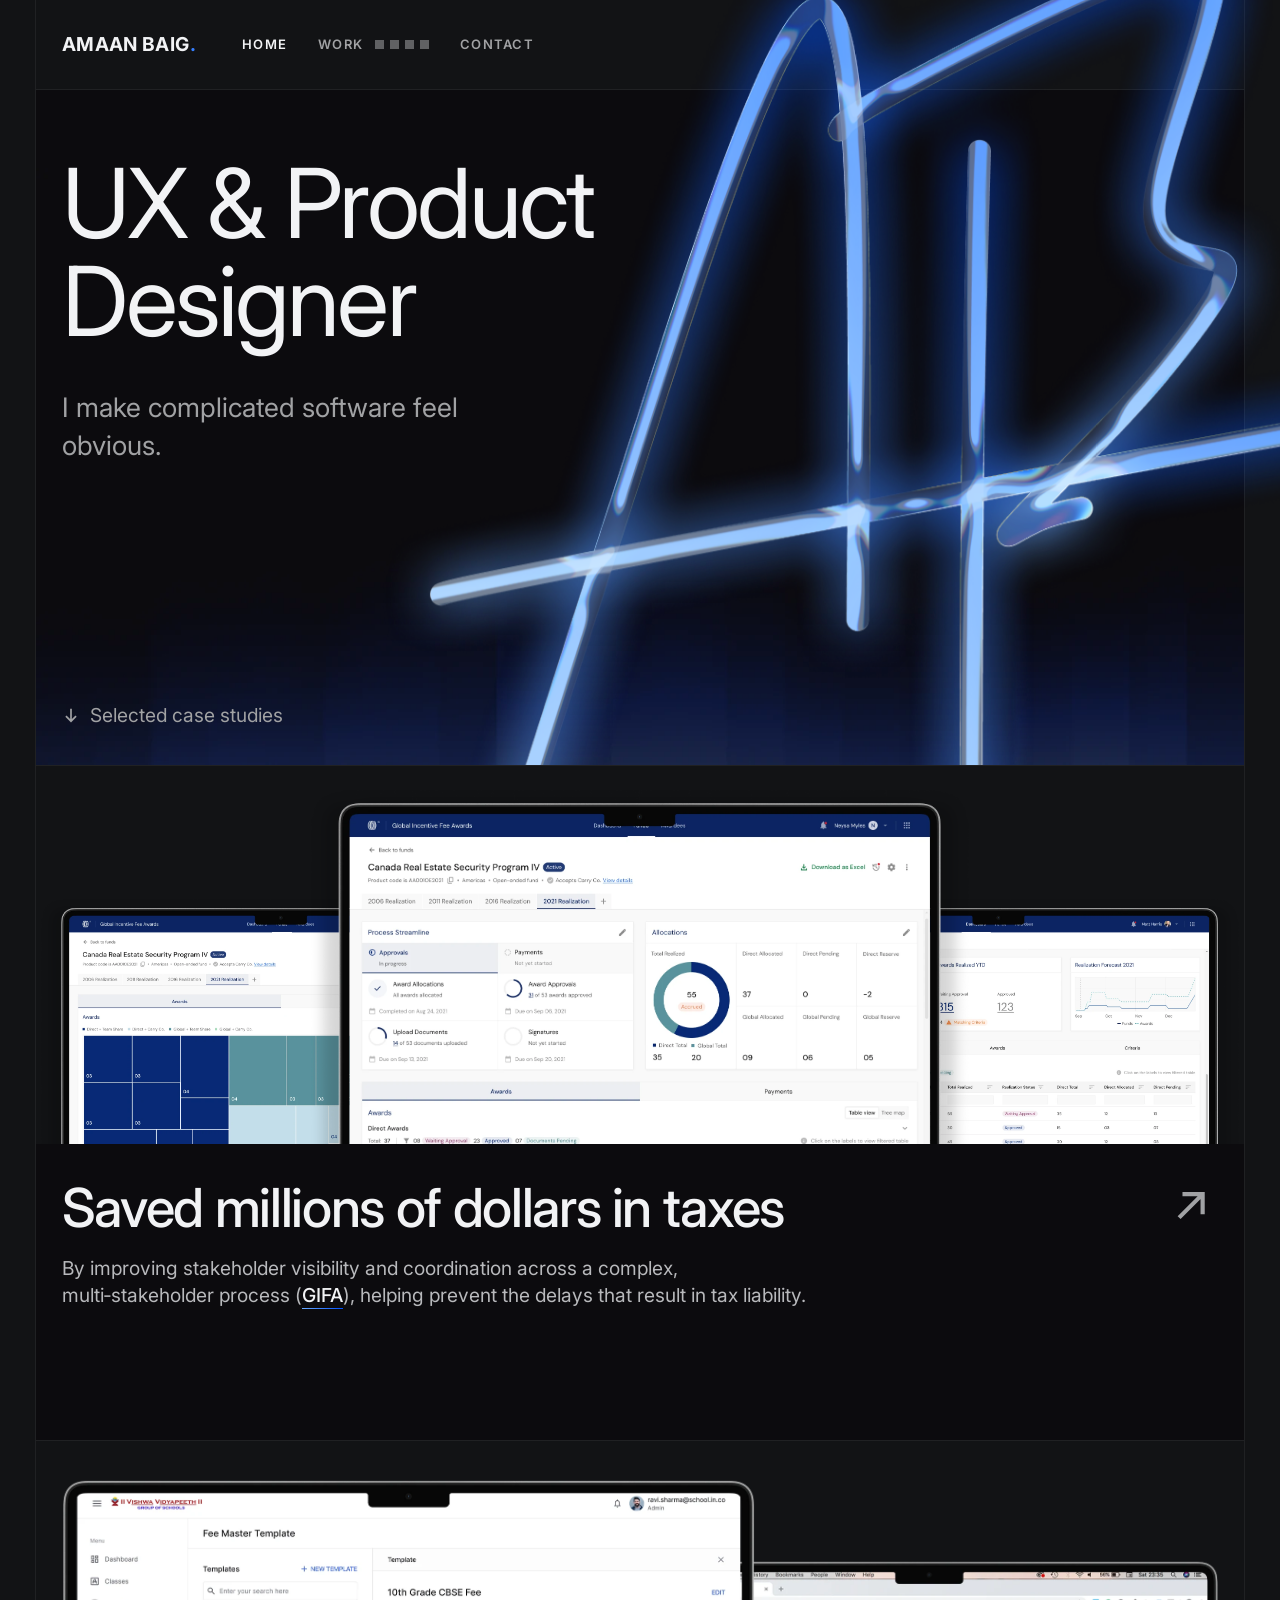
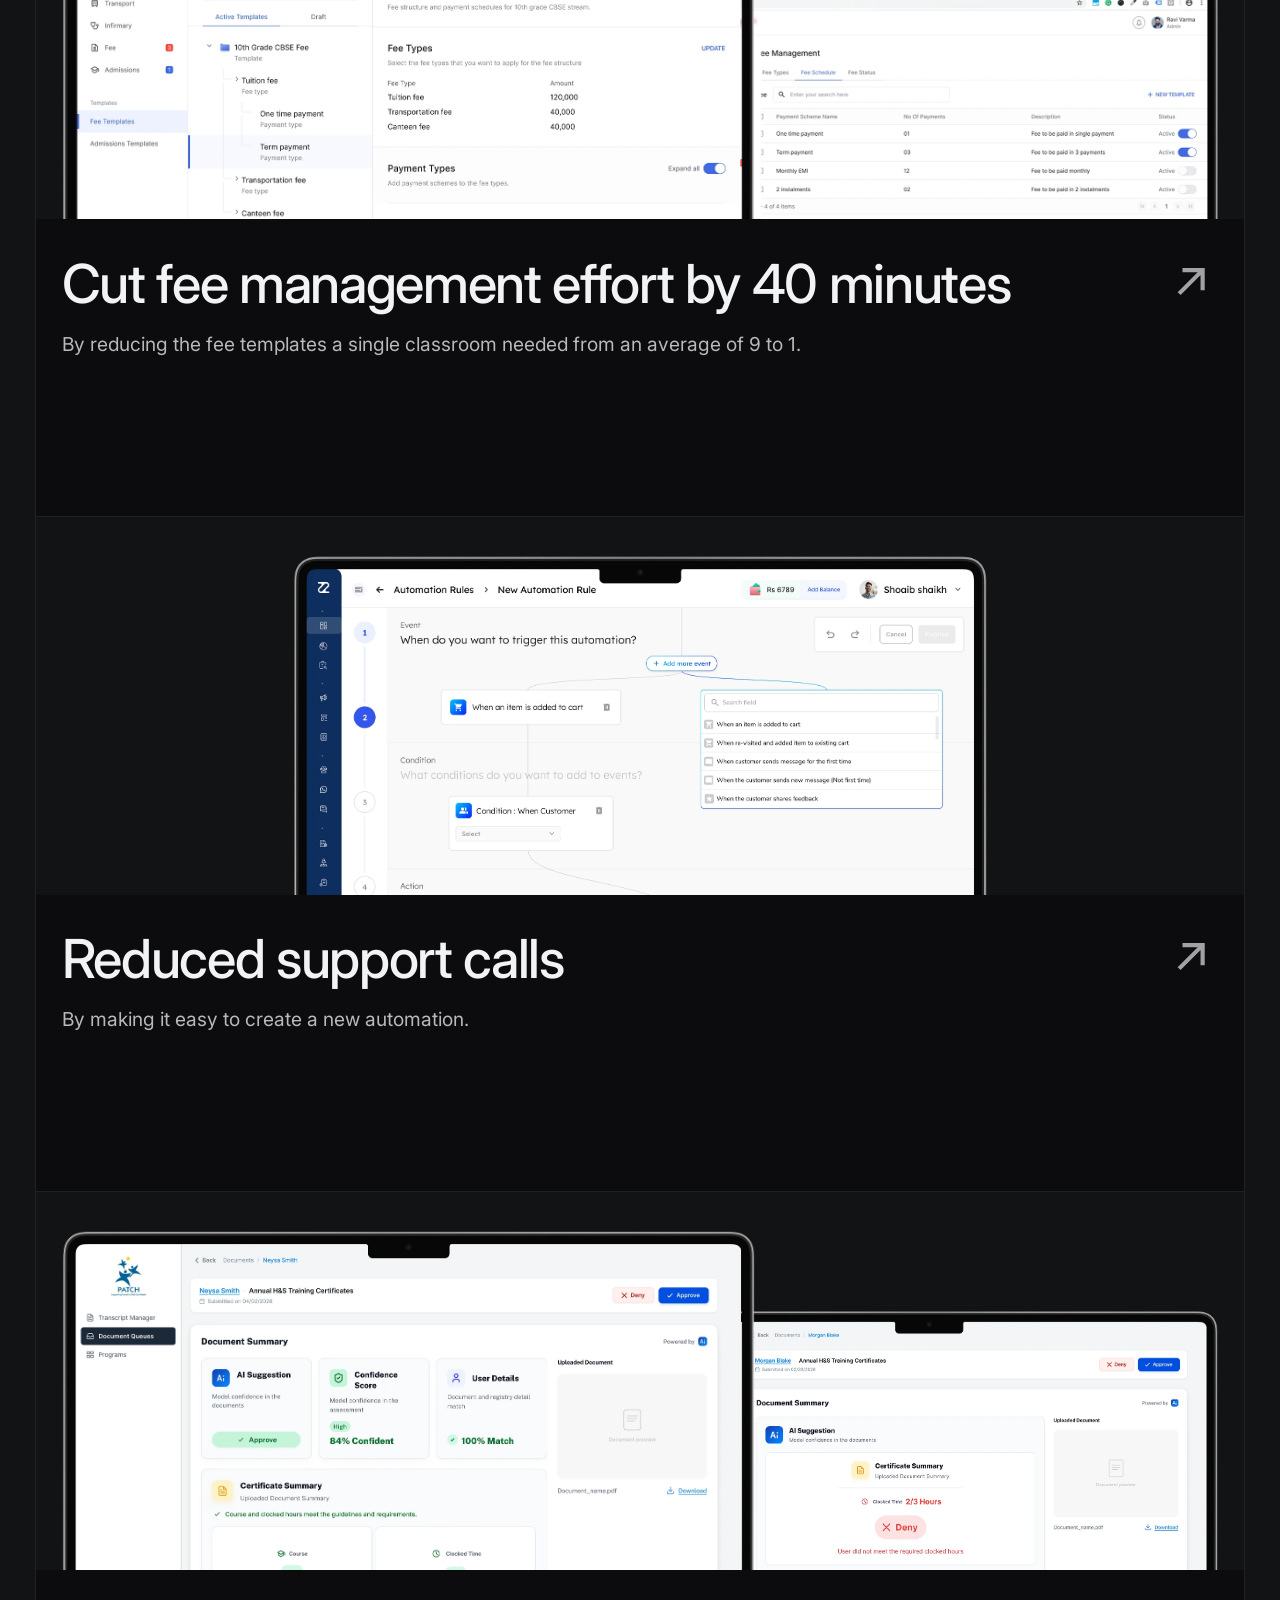
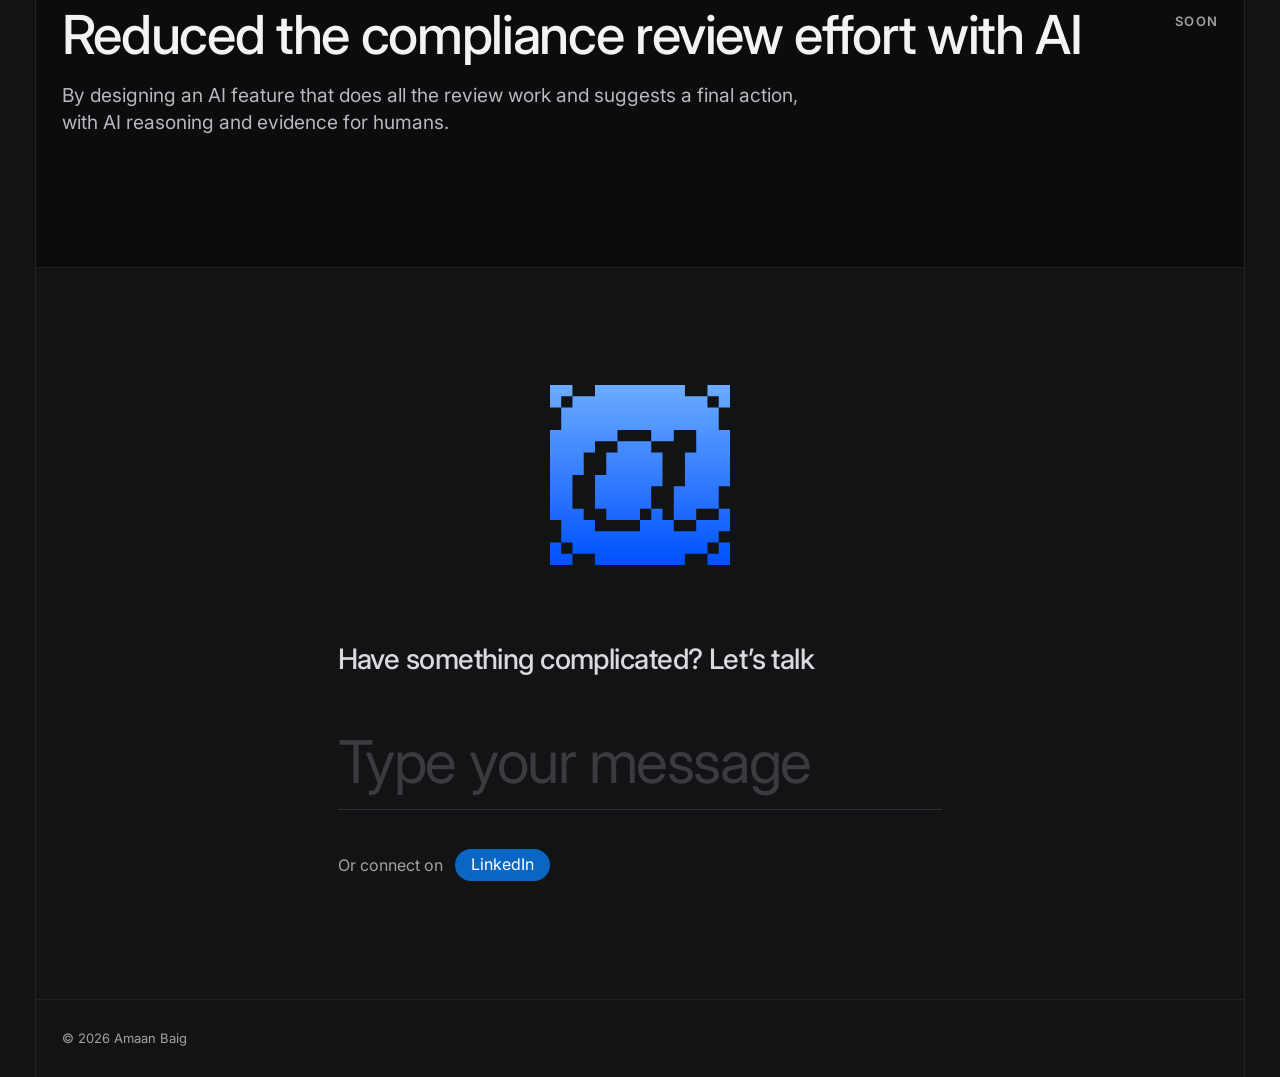
<file: index.html>
<!doctype html>
<html lang="en">
<head>
  <meta charset="utf-8">
  <meta name="viewport" content="width=device-width, initial-scale=1">
  <title>Amaan Baig · UX &amp; Product Designer</title>
  <link rel="icon" href="favicon.svg?v=2" type="image/svg+xml">
  <meta name="description" content="Amaan Baig, UX &amp; Product Designer. I make complicated software feel obvious.">
  <!-- the link preview when the page is shared: the hero as a 1200×630 card -->
  <meta property="og:type" content="website">
  <meta property="og:site_name" content="Amaan Baig">
  <meta property="og:title" content="Amaan Baig · UX &amp; Product Designer">
  <meta property="og:description" content="Amaan Baig, UX &amp; Product Designer. I make complicated software feel obvious.">
  <meta property="og:url" content="https://www.iamamaanbaig.com/">
  <meta property="og:image" content="https://www.iamamaanbaig.com/assets/og-image.jpg">
  <meta property="og:image:width" content="1200">
  <meta property="og:image:height" content="630">
  <meta property="og:image:alt" content="UX &amp; Product Designer: I make complicated software feel obvious. Amaan Baig's signature in blue light.">
  <meta name="twitter:card" content="summary_large_image">
  <!-- the hero's images are CSS backgrounds, found only once the style sheets arrive: ask for them first, ahead of
       the case-study screens further down. The signature fades in once it has arrived, not on a fixed timer, so
       on a slow connection it no longer pops in after its fade has already run -->
  <link rel="preload" as="image" href="assets/home-bg2.webp?v=1" fetchpriority="high">
  <link rel="preload" as="image" href="assets/hero-glow.webp?v=1" fetchpriority="high">
  <script>
    document.documentElement.classList.add('js');
    (function () {
      var img = new Image(), done = false;
      function show() {
        if (done) return;
        var sig = document.querySelector('.s-home .sig');
        if (!sig) { document.addEventListener('DOMContentLoaded', show, { once: true }); return; }
        done = true;
        sig.style.animationDelay = Math.max(0, 600 - performance.now()) + 'ms'; // keep the planned .6s, but never wait longer
        sig.classList.add('ready');
      }
      img.onload = img.onerror = function () { (img.decode ? img.decode() : Promise.resolve()).then(show, show); };
      img.src = 'assets/home-bg2.webp?v=1';
      setTimeout(show, 8000); // a stalled download: show it anyway
    })();
  </script>
  <link rel="preconnect" href="https://fonts.googleapis.com">
  <link rel="preconnect" href="https://fonts.gstatic.com" crossorigin>
  <link rel="stylesheet" href="https://fonts.googleapis.com/css2?family=Inter:ital,opsz,wght@0,14..32,100..900;1,14..32,100..900&display=swap">
  <link rel="stylesheet" href="styles.css?v=r6">
  <link rel="stylesheet" href="case-studies/case-study.css?v=r6">
  <link rel="stylesheet" href="contact/contact.css?v=r6">
  <link rel="stylesheet" href="home.css?v=r6">
</head>
<body>
  <header class="site-head">
    <a class="logo" href="#home">Amaan Baig<span>.</span></a>
    <nav class="site-nav" aria-label="Main">
      <a href="#home" data-to="0" aria-current="true">Home</a>
      <span class="nav-work">
        <a href="#work" data-to="1" aria-haspopup="true" aria-expanded="false" aria-controls="work-menu">Work</a>
        <span class="sq-row">
          <a class="sq" href="#gifa" data-to="1" aria-label="Case study 1: Saved millions of dollars in taxes"></a>
          <a class="sq" href="#fee-management" data-to="2" aria-label="Case study 2: Cut fee management effort by 40 minutes"></a>
          <a class="sq" href="#creating-automation" data-to="3" aria-label="Case study 3: Reduced support calls"></a>
          <a class="sq" href="#stamp" data-to="4" aria-label="Case study 4, coming soon: Reduced the compliance review effort with AI"></a>
        </span>
      </span>
      <a href="#contact" data-to="5">Contact</a>
    </nav>

    <!-- WORK's menu: the case studies as a list; the one under the pointer turns light and opens its case study's
         opening beside it, so item and preview read as one light shape; the preview holds its main screen -->
    <div class="work-menu" id="work-menu" aria-label="Case studies">
      <div class="wm-list">
        <a class="wm-item" href="case-studies/global-incentive-fee-awards/" data-i="0"><span class="wm-title">Saved millions of dollars in taxes</span><span class="wm-arrow" aria-hidden="true"><svg viewBox="0 0 16 16"><path d="M4.5 11.5l7-7M5.5 4.5h6v6"/></svg></span><span class="wm-desc">By improving stakeholder visibility and coordination across a complex, multi&#8209;stakeholder process.</span></a>
        <a class="wm-item" href="case-studies/fee-management/" data-i="1"><span class="wm-title">Cut fee management effort by 40 minutes</span><span class="wm-arrow" aria-hidden="true"><svg viewBox="0 0 16 16"><path d="M4.5 11.5l7-7M5.5 4.5h6v6"/></svg></span><span class="wm-desc">By reducing the fee templates a single classroom needed from an average of 9&nbsp;to&nbsp;1.</span></a>
        <a class="wm-item" href="case-studies/creating-automation/" data-i="2"><span class="wm-title">Reduced support calls</span><span class="wm-arrow" aria-hidden="true"><svg viewBox="0 0 16 16"><path d="M4.5 11.5l7-7M5.5 4.5h6v6"/></svg></span><span class="wm-desc">By making it easy to create a new automation.</span></a>
        <div class="wm-item soon" data-i="3"><span class="wm-title">Reduced the compliance review effort with AI</span><span class="wm-arrow wm-soon">Soon</span><span class="wm-desc">By designing an AI feature that does all the review work and suggests a final action.</span></div>
      </div>
      <div class="wm-preview" aria-hidden="true">
        <img class="wm-shot" width="1733" height="1092" src="GIFAcasestudyimages/GIFAherocenter.webp" alt="" loading="lazy" decoding="async">
        <img class="wm-shot" width="1505" height="970" src="Feemanagementcasestudyimages/Heroleft.webp" alt="" loading="lazy" decoding="async">
        <img class="wm-shot" width="1793" height="1152" src="Creatingautomationcasestudyimages/Group%201321317990.webp" alt="" loading="lazy" decoding="async">
        <img class="wm-shot" width="1575" height="988" src="Stampcasestudyimages/Hero%20Image%20Left.webp" alt="" loading="lazy" decoding="async">
      </div>
    </div>
  </header>
  <div class="wm-scrim" aria-hidden="true"></div>

  <main class="page snaps">
    <section class="snap s-home" id="home" aria-label="About">
      <div class="glow"></div>
      <div class="sig" aria-hidden="true"></div>
      <h1 class="hero-title">UX &amp; Product Designer</h1>
      <p class="tagline">I make complicated software feel obvious.</p>
      <a class="down" href="#work" data-to="1"><svg viewBox="0 0 16 16" aria-hidden="true"><path d="M8 2.5v11M3.5 9l4.5 4.5L12.5 9"/></svg>Selected case studies</a>
    </section>

    <div id="work">
      <section class="snap s-work" id="gifa" aria-labelledby="t-gifa">
        <div class="op-shot"><span class="pv-comp trio">
          <img class="pv-left" width="1653" height="1092" src="GIFAcasestudyimages/GIFAheroleft.webp" alt="" decoding="async">
          <img class="pv-right" width="1653" height="1092" src="GIFAcasestudyimages/GIFAheroright.webp" alt="" decoding="async">
          <img class="pv-center" width="1733" height="1092" src="GIFAcasestudyimages/GIFAherocenter.webp" alt="" decoding="async">
        </span></div>
        <div class="cap">
          <h2 id="t-gifa"><a href="case-studies/global-incentive-fee-awards/">Saved millions of dollars in taxes</a></h2>
          <span class="arrow" aria-hidden="true"><svg viewBox="0 0 16 16"><path d="M4.5 11.5l7-7M5.5 4.5h6v6"/></svg></span>
          <p>By improving stakeholder visibility and coordination across a complex, multi&#8209;stakeholder process (<span class="term" tabindex="0" aria-describedby="tip-gifa"><span class="accent">GIFA</span><span class="tip" id="tip-gifa" role="tooltip">Global Incentive Fee Awards</span></span>), helping prevent the delays that result in tax liability.</p>
        </div>
      </section>

      <section class="snap s-work" id="fee-management" aria-labelledby="t-fee">
        <div class="op-shot"><span class="pv-comp duo">
          <img class="pv-back" width="1254" height="813" src="Feemanagementcasestudyimages/Heroright.webp" alt="" loading="lazy" decoding="async">
          <img class="pv-front" width="1505" height="970" src="Feemanagementcasestudyimages/Heroleft.webp" alt="" loading="lazy" decoding="async">
        </span></div>
        <div class="cap">
          <h2 id="t-fee"><a href="case-studies/fee-management/">Cut fee management effort by 40 minutes</a></h2>
          <span class="arrow" aria-hidden="true"><svg viewBox="0 0 16 16"><path d="M4.5 11.5l7-7M5.5 4.5h6v6"/></svg></span>
          <p>By reducing the fee templates a single classroom needed from an average of 9&nbsp;to&nbsp;1.</p>
        </div>
      </section>

      <section class="snap s-work" id="creating-automation" aria-labelledby="t-auto">
        <div class="op-shot"><span class="pv-comp solo">
          <img class="pv-center" width="1793" height="1152" src="Creatingautomationcasestudyimages/Group%201321317990.webp" alt="" loading="lazy" decoding="async">
        </span></div>
        <div class="cap">
          <h2 id="t-auto"><a href="case-studies/creating-automation/">Reduced support calls</a></h2>
          <span class="arrow" aria-hidden="true"><svg viewBox="0 0 16 16"><path d="M4.5 11.5l7-7M5.5 4.5h6v6"/></svg></span>
          <p>By making it easy to create a new automation.</p>
        </div>
      </section>

      <!-- the case study to come: a full section, but not a link; its opening pairs two screens -->
      <section class="snap s-work soon" id="stamp" aria-labelledby="t-stamp">
        <div class="op-shot"><span class="pv-comp duo">
          <img class="pv-back" width="1575" height="989" src="Stampcasestudyimages/Hero%20Image%20right.webp" alt="" loading="lazy" decoding="async">
          <img class="pv-front" width="1575" height="988" src="Stampcasestudyimages/Hero%20Image%20Left.webp" alt="" loading="lazy" decoding="async">
        </span></div>
        <div class="cap">
          <h2 id="t-stamp">Reduced the compliance review effort with AI</h2>
          <span class="arrow soon-tag">Soon</span>
          <p>By designing an AI feature that does all the review work and suggests a final action, with AI reasoning and evidence for humans.</p>
        </div>
      </section>
    </div>

    <section class="snap s-contact contact-screen" id="contact" aria-labelledby="contact-title">
      <div class="contact">
        <svg class="at" viewBox="0 0 16 16" aria-hidden="true">
          <defs>
            <linearGradient id="at-fill" gradientUnits="userSpaceOnUse" x1="0" y1="0" x2="0" y2="16"><stop offset="0" stop-color="#6BABFF"/><stop offset="1" stop-color="#0051FF"/></linearGradient>
            <mask id="at-cut" maskUnits="userSpaceOnUse" x="0" y="0" width="16" height="16">
              <rect width="16" height="16" fill="#fff"/>
              <path fill="#000" transform="translate(-2.0010 15.9983) scale(0.006104 -0.006104)" d="M2293 2621V2785H983V2621ZM983 2457V2621H655V2457ZM2621 2457V2621H2293V2457ZM655 2293V2457H491V2293ZM2785 2293V2457H2621V2293ZM491 1966V2293H327V1966ZM2949 1966V2293H2785V1966ZM327 655V1966H164V655ZM1802 1802V1966H1310V1802ZM2130 655V1146H2293V1638H2457V1966H2130V1802H1802V1638H1966V1146H1802V819H1966V655ZM3113 1146V1966H2949V1146ZM1638 491V655H1147V819H983V1310H1147V1638H1310V1802H983V1638H819V1310H655V819H819V655H983V491ZM2949 819V1146H2785V819ZM1802 655V819H1638V655ZM2785 655V819H2457V655ZM491 327V655H327V327ZM2457 491V655H2130V491ZM2949 327V491H2785V327ZM655 163V327H491V163ZM2785 163V327H2621V163ZM983 0V163H655V0ZM2621 0V163H2293V0ZM2293 -163V0H983V-163Z"/>
            </mask>
          </defs>
          <rect width="16" height="16" fill="url(#at-fill)" mask="url(#at-cut)"/>
        </svg>
        <form class="msg" id="msg">
          <h2 class="contact-title" id="contact-title"><label for="msg-text">Have something complicated? Let’s talk</label></h2>
          <div class="msg-field">
            <textarea id="msg-text" name="message" rows="1" placeholder="Type your message" required></textarea>
            <button class="msg-send" type="submit" aria-label="Send message"><svg viewBox="0 0 16 16" aria-hidden="true"><path d="M4.5 11.5l7-7M5.5 4.5h6v6"/></svg></button>
          </div>
          <p class="msg-or">Or connect on <a class="chip" href="https://www.linkedin.com/in/iamamaanbaig/" rel="noopener" target="_blank">LinkedIn</a></p>
        </form>
      </div>
      <footer class="contact-foot"><p>© 2026 Amaan Baig</p></footer>
    </section>
  </main>
  <script src="contact/contact.js?v=r6" defer></script>
  <script src="home.js?v=r6" defer></script>
  <script src="site-menu.js?v=r6" defer></script>
</body>
</html>
</file>
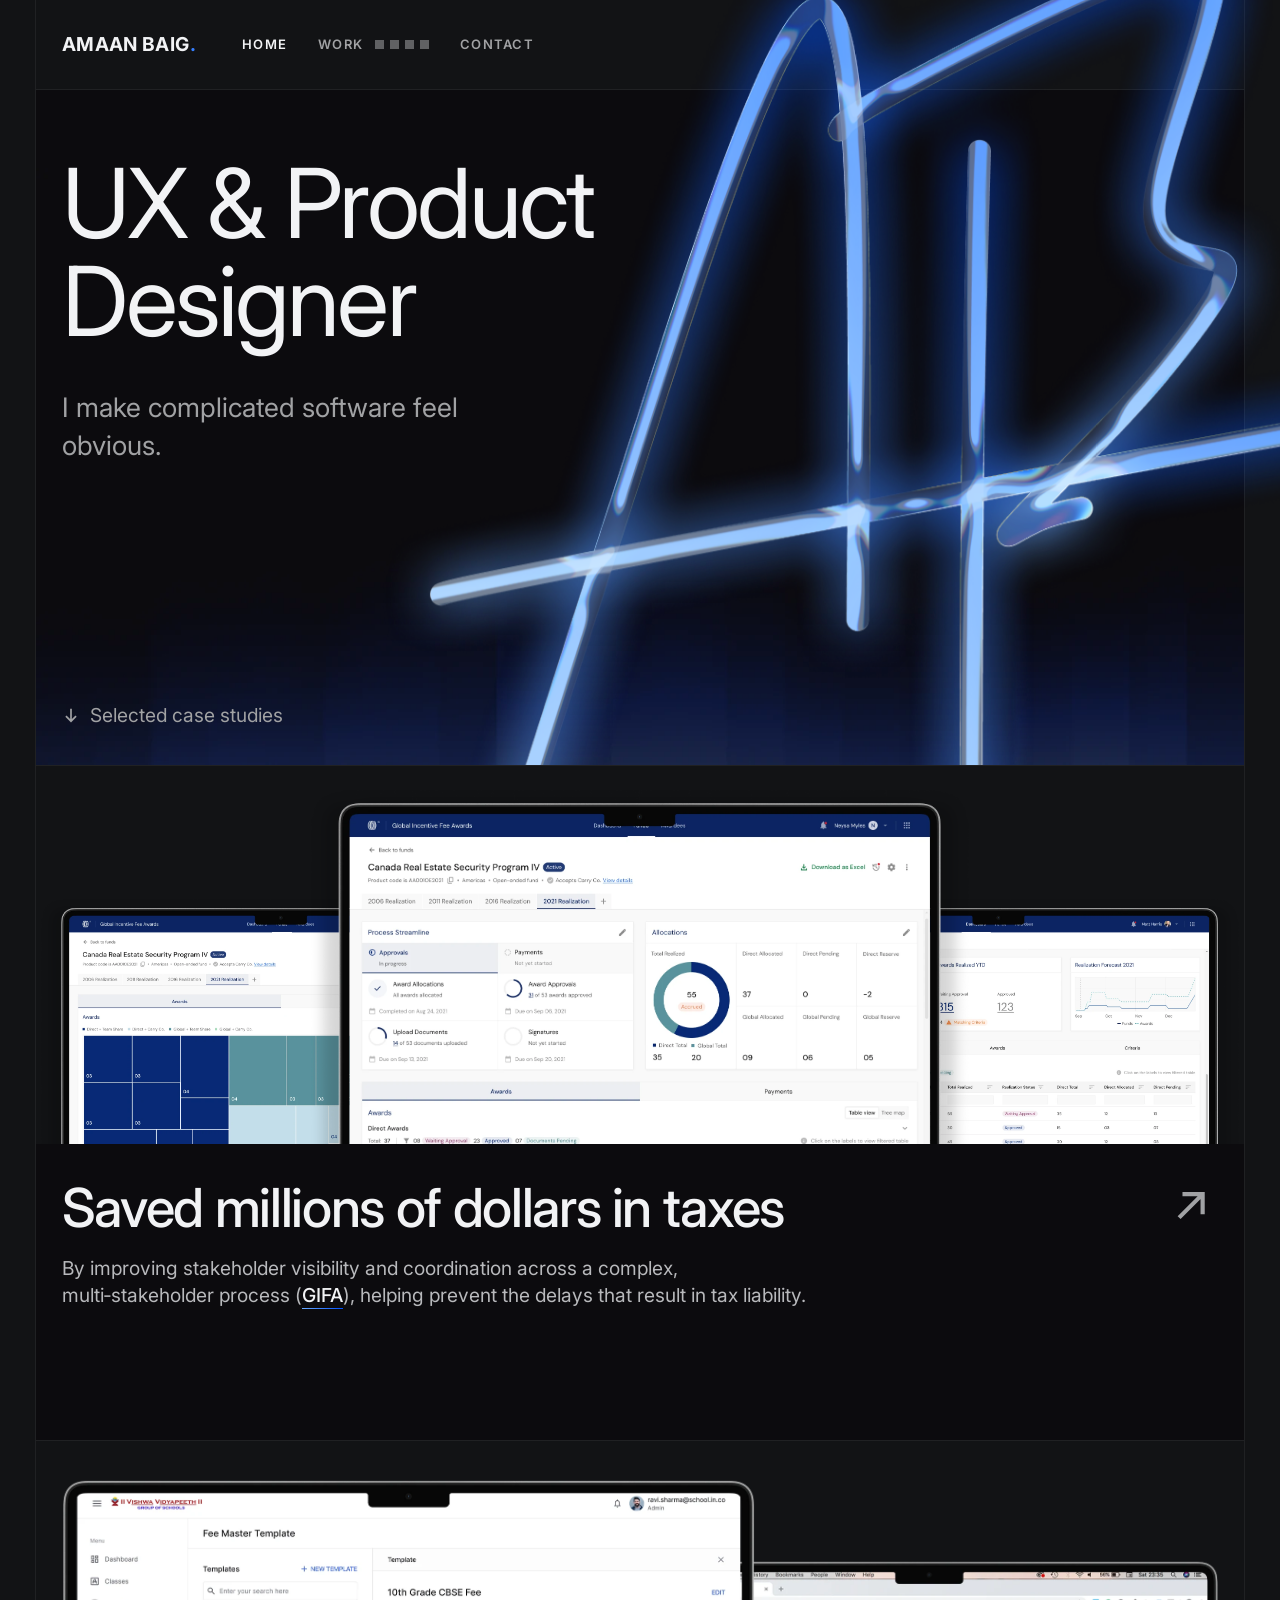
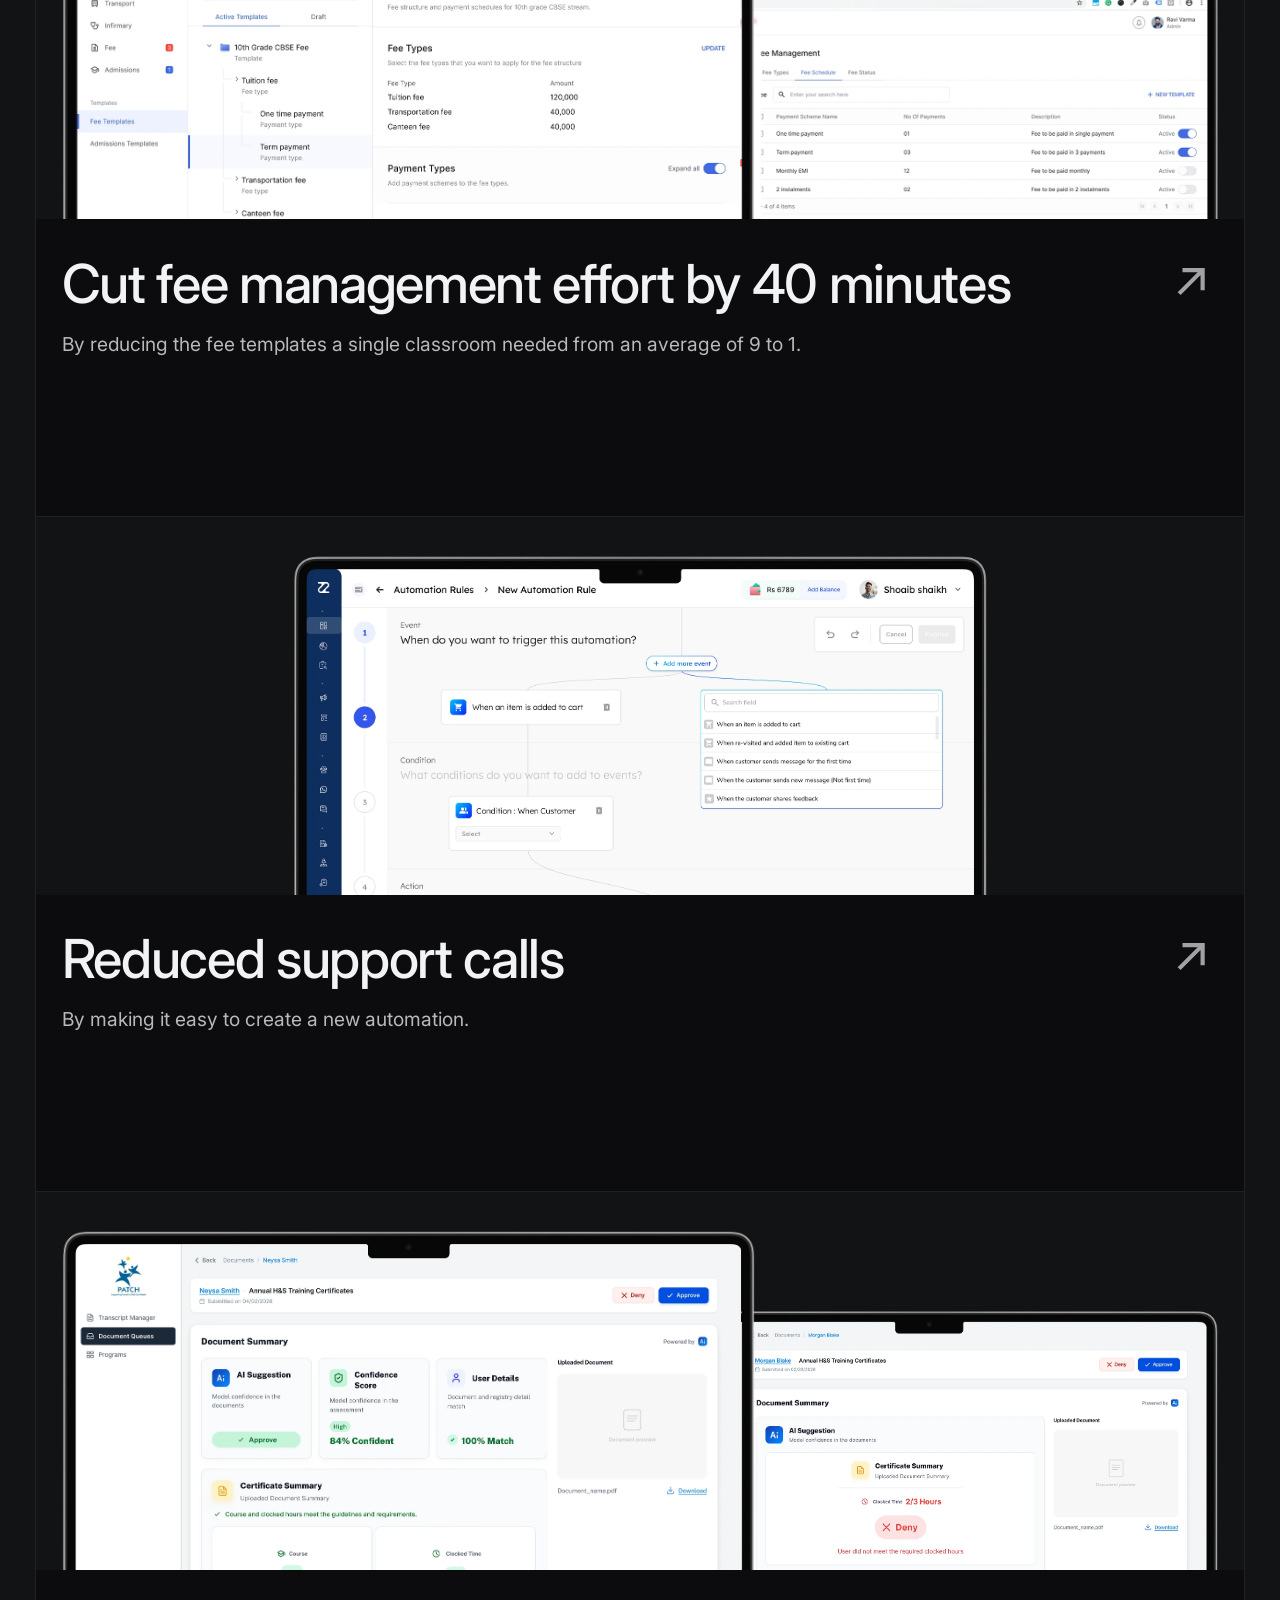
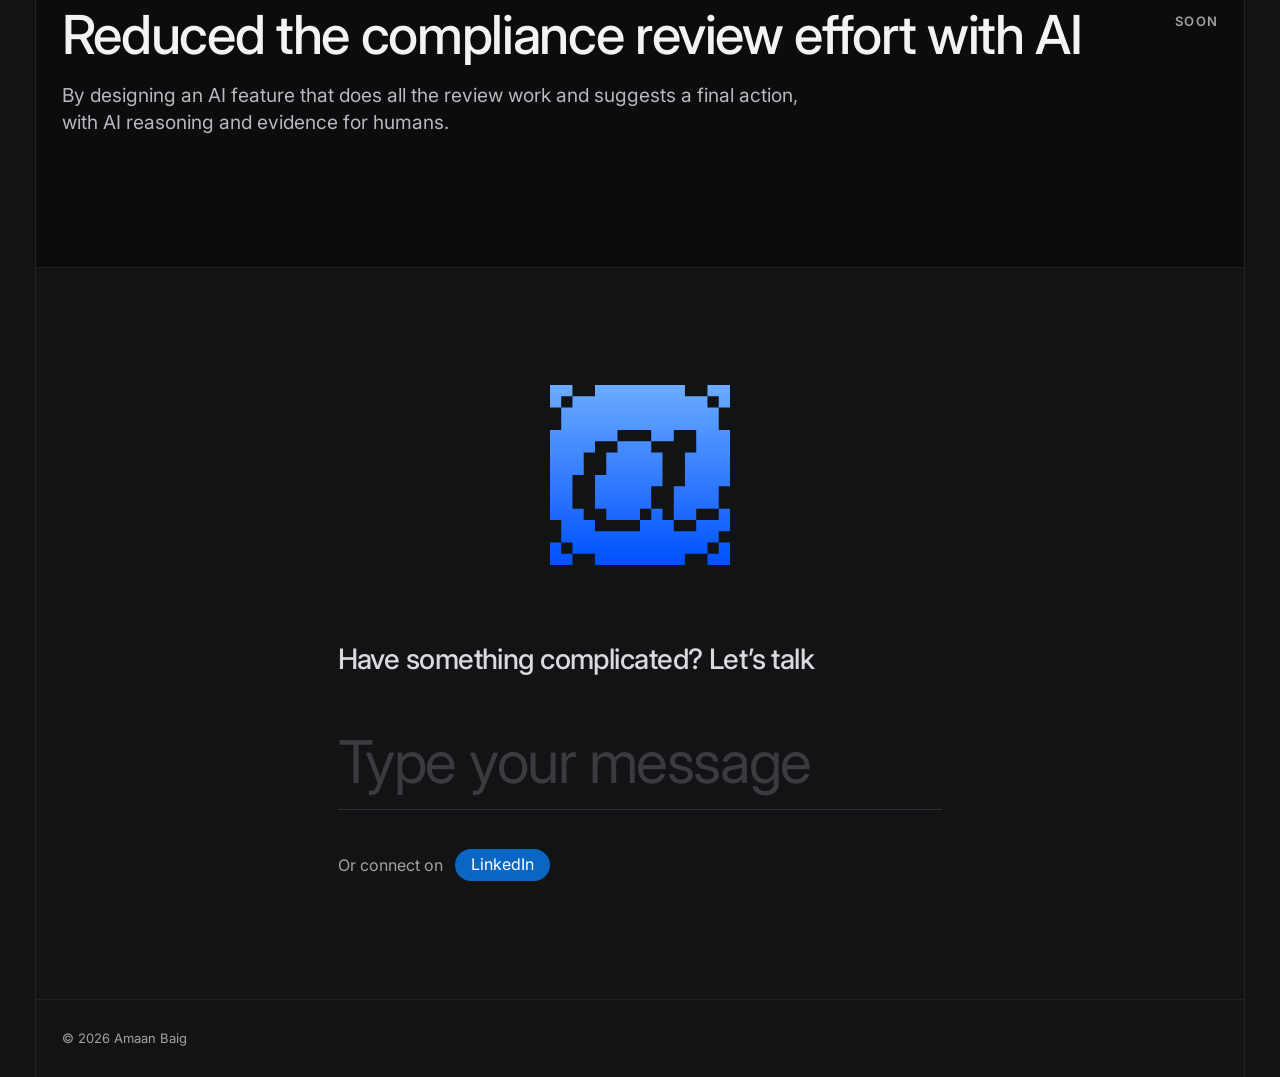
<file: contact/index.html>
<!doctype html>
<html lang="en">
<head>
  <meta charset="utf-8">
  <meta name="viewport" content="width=device-width, initial-scale=1">
  <!-- Contact lives on the home page now (its last section, #contact); this address forwards there, so old
       links and bookmarks keep working. contact.css and contact.js are the home page's. -->
  <title>Contact · Amaan Baig</title>
  <meta name="robots" content="noindex">
  <link rel="canonical" href="https://www.iamamaanbaig.com/#contact">
  <meta http-equiv="refresh" content="0; url=../#contact">
  <script>location.replace('../#contact');</script>
</head>
<body style="margin: 0; padding: 24px; background: #121315; font-family: Inter, system-ui, sans-serif;">
  <p><a href="../#contact" style="color: #F2F3F5;">Contact Amaan Baig</a></p>
</body>
</html>
</file>
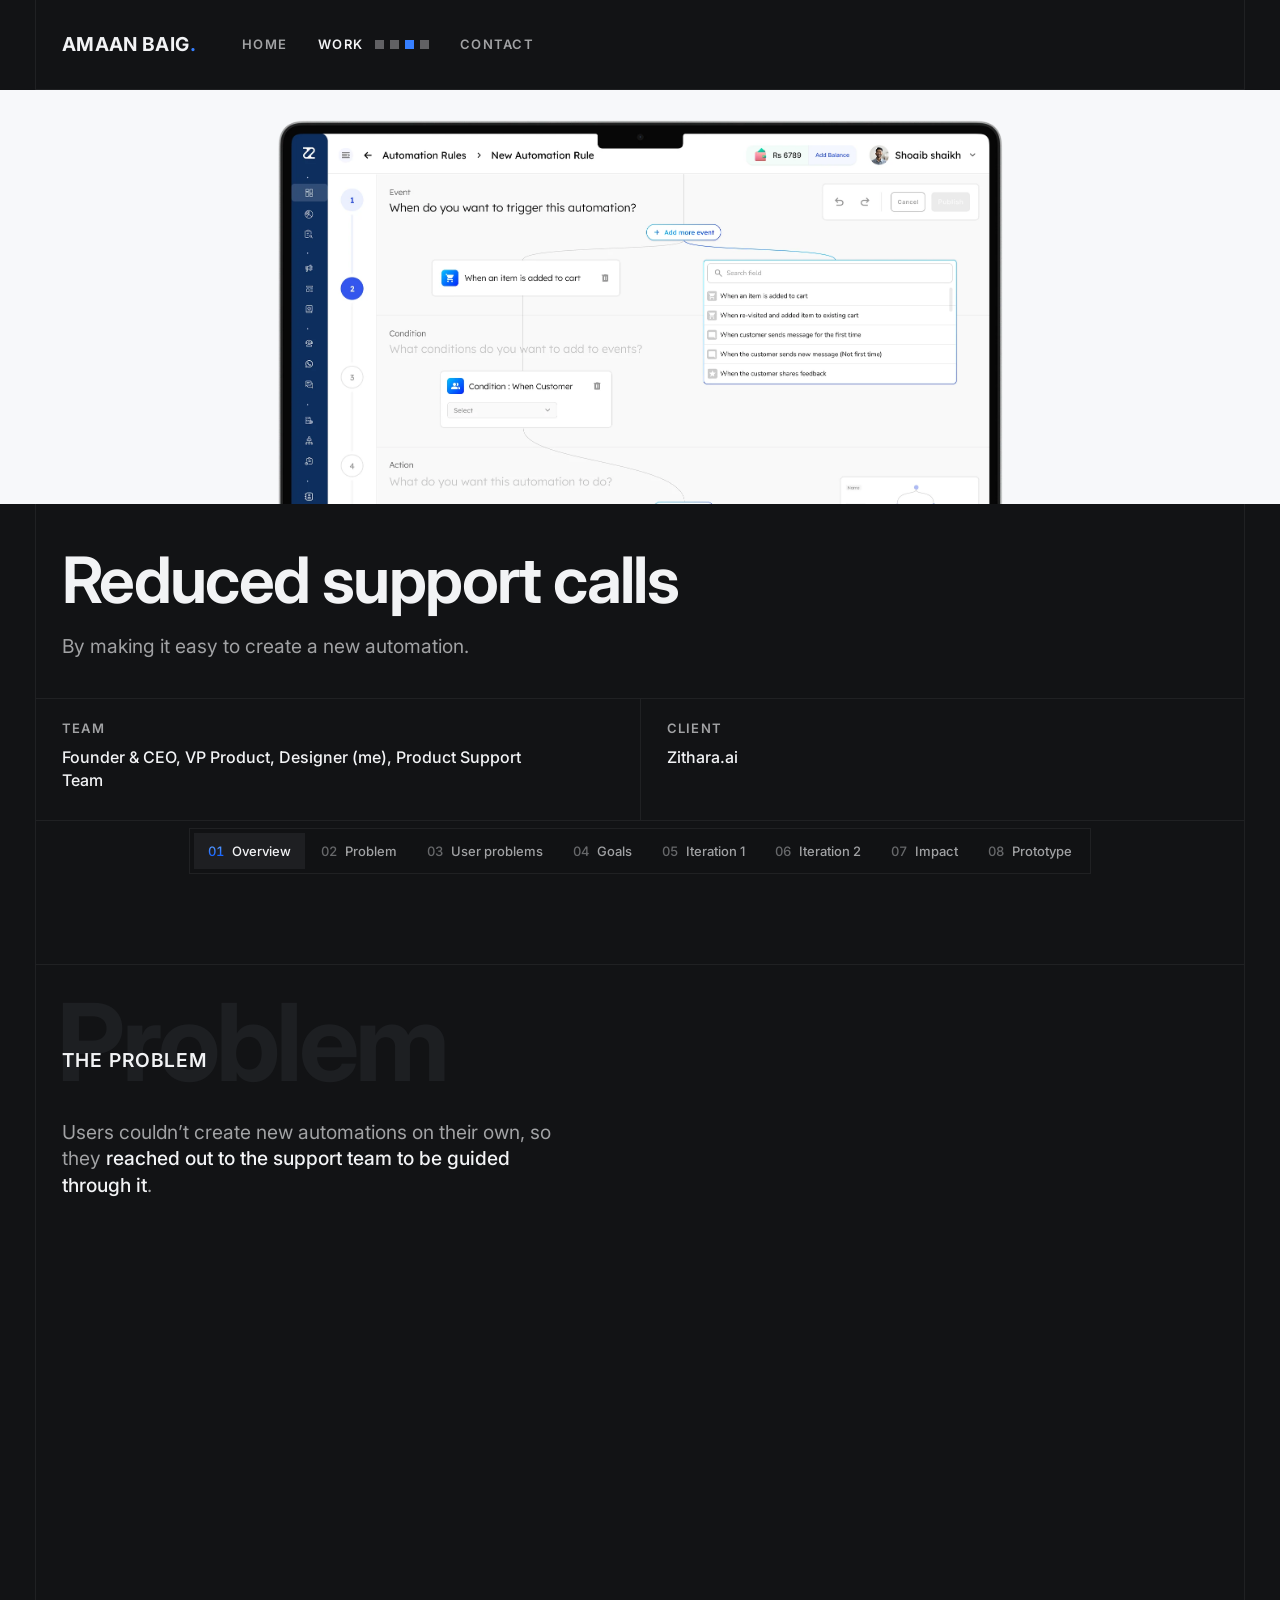
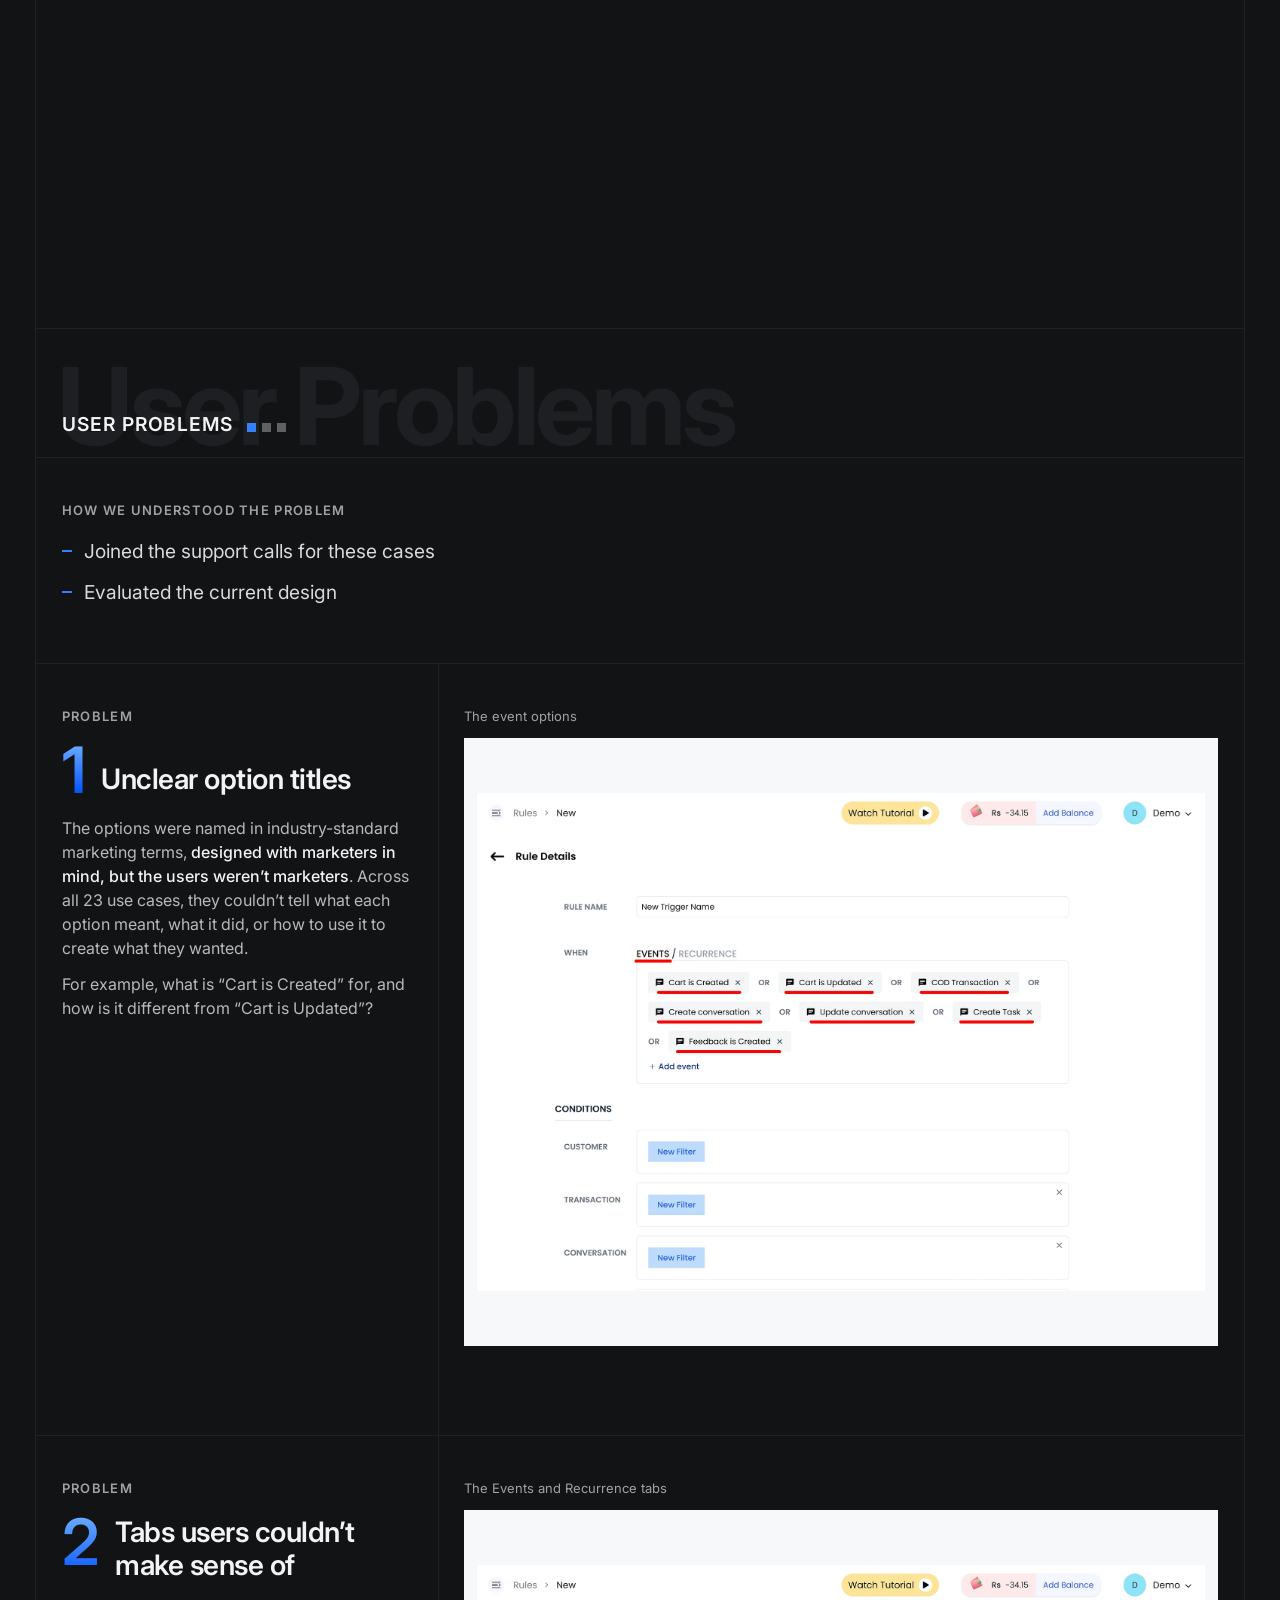
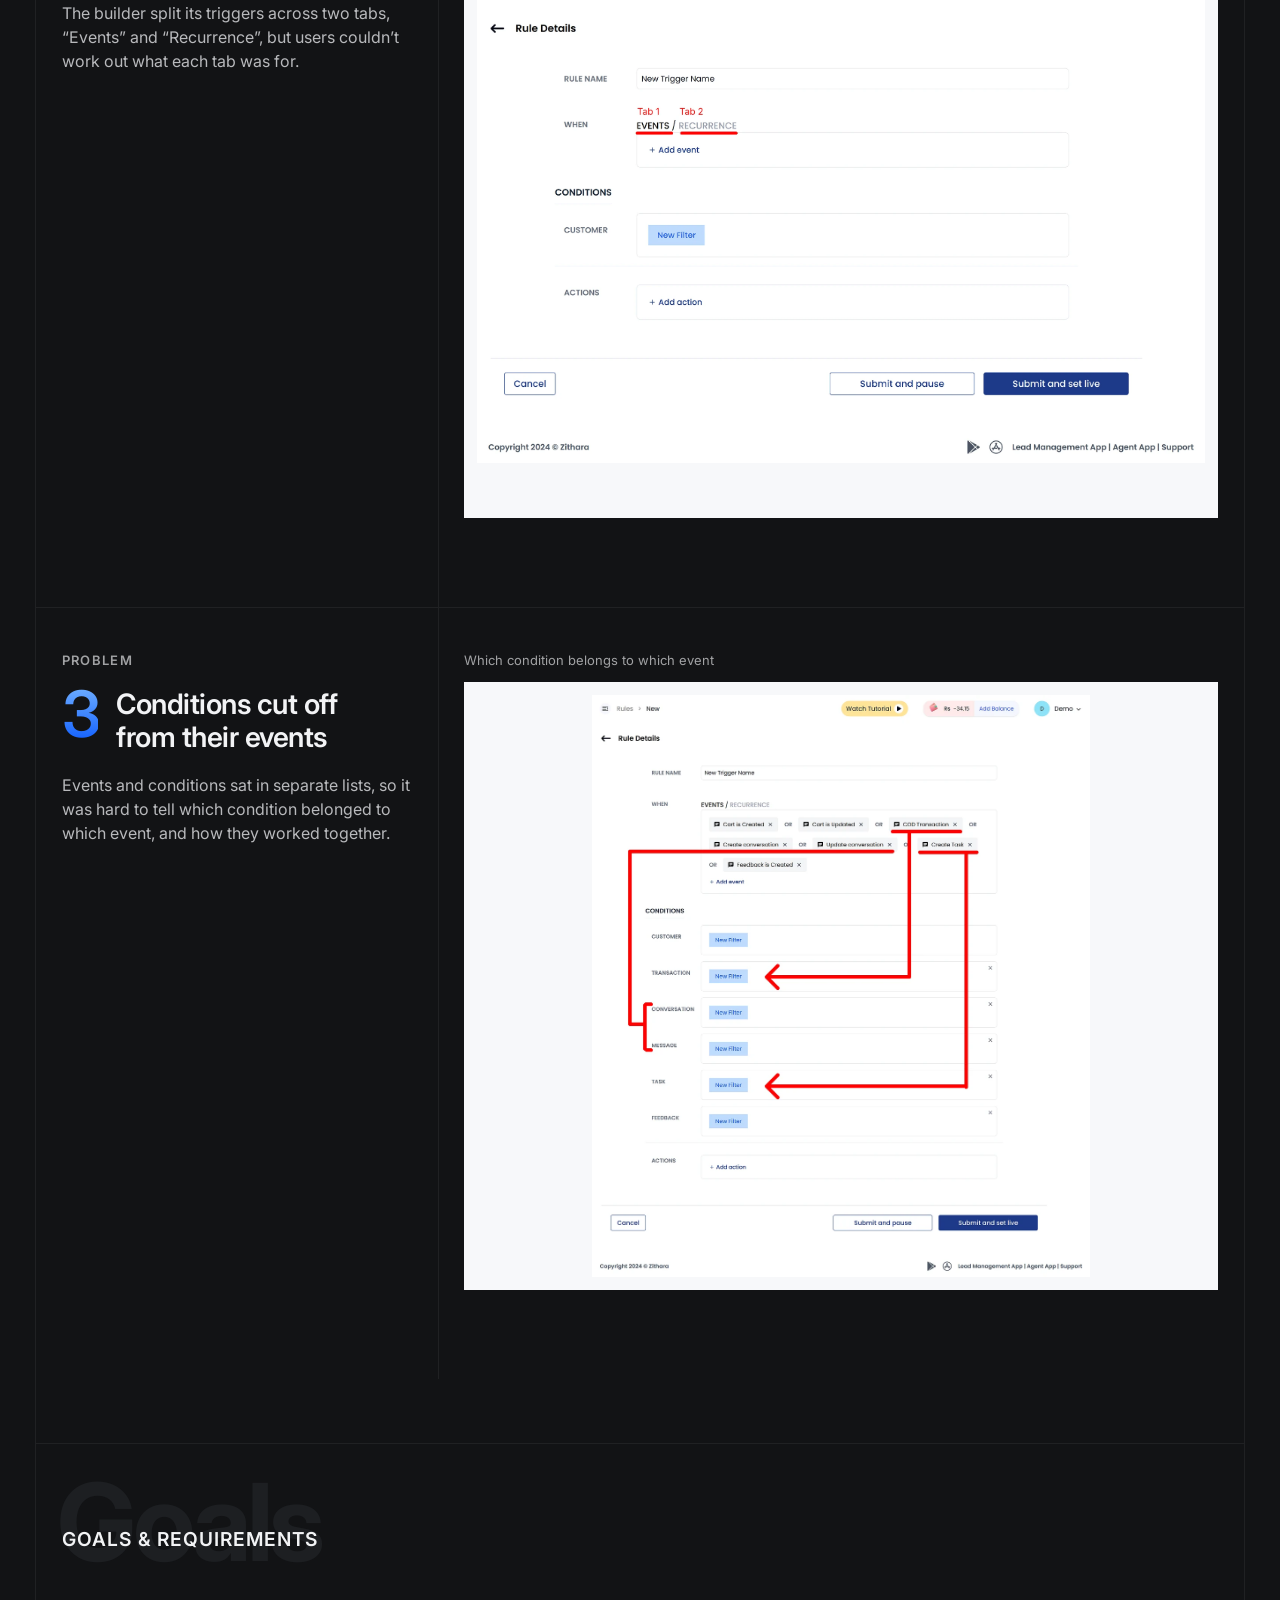
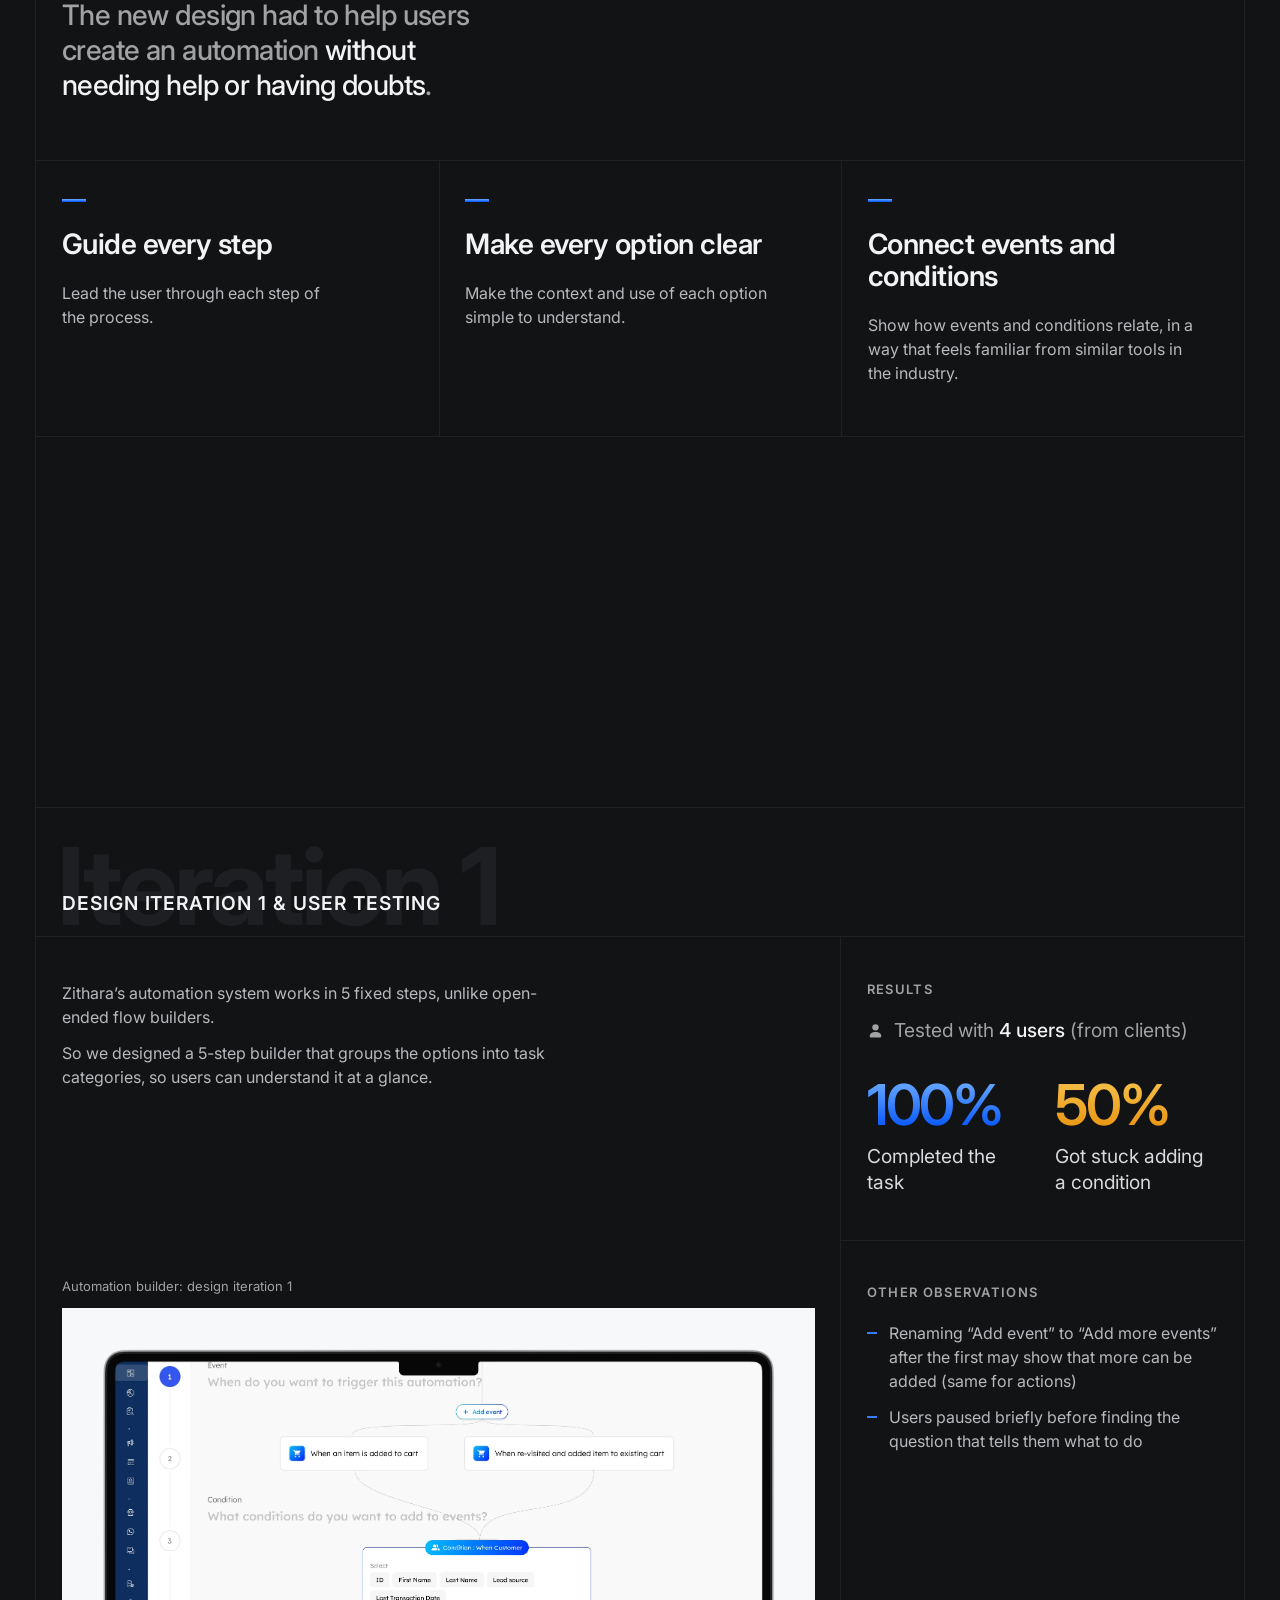
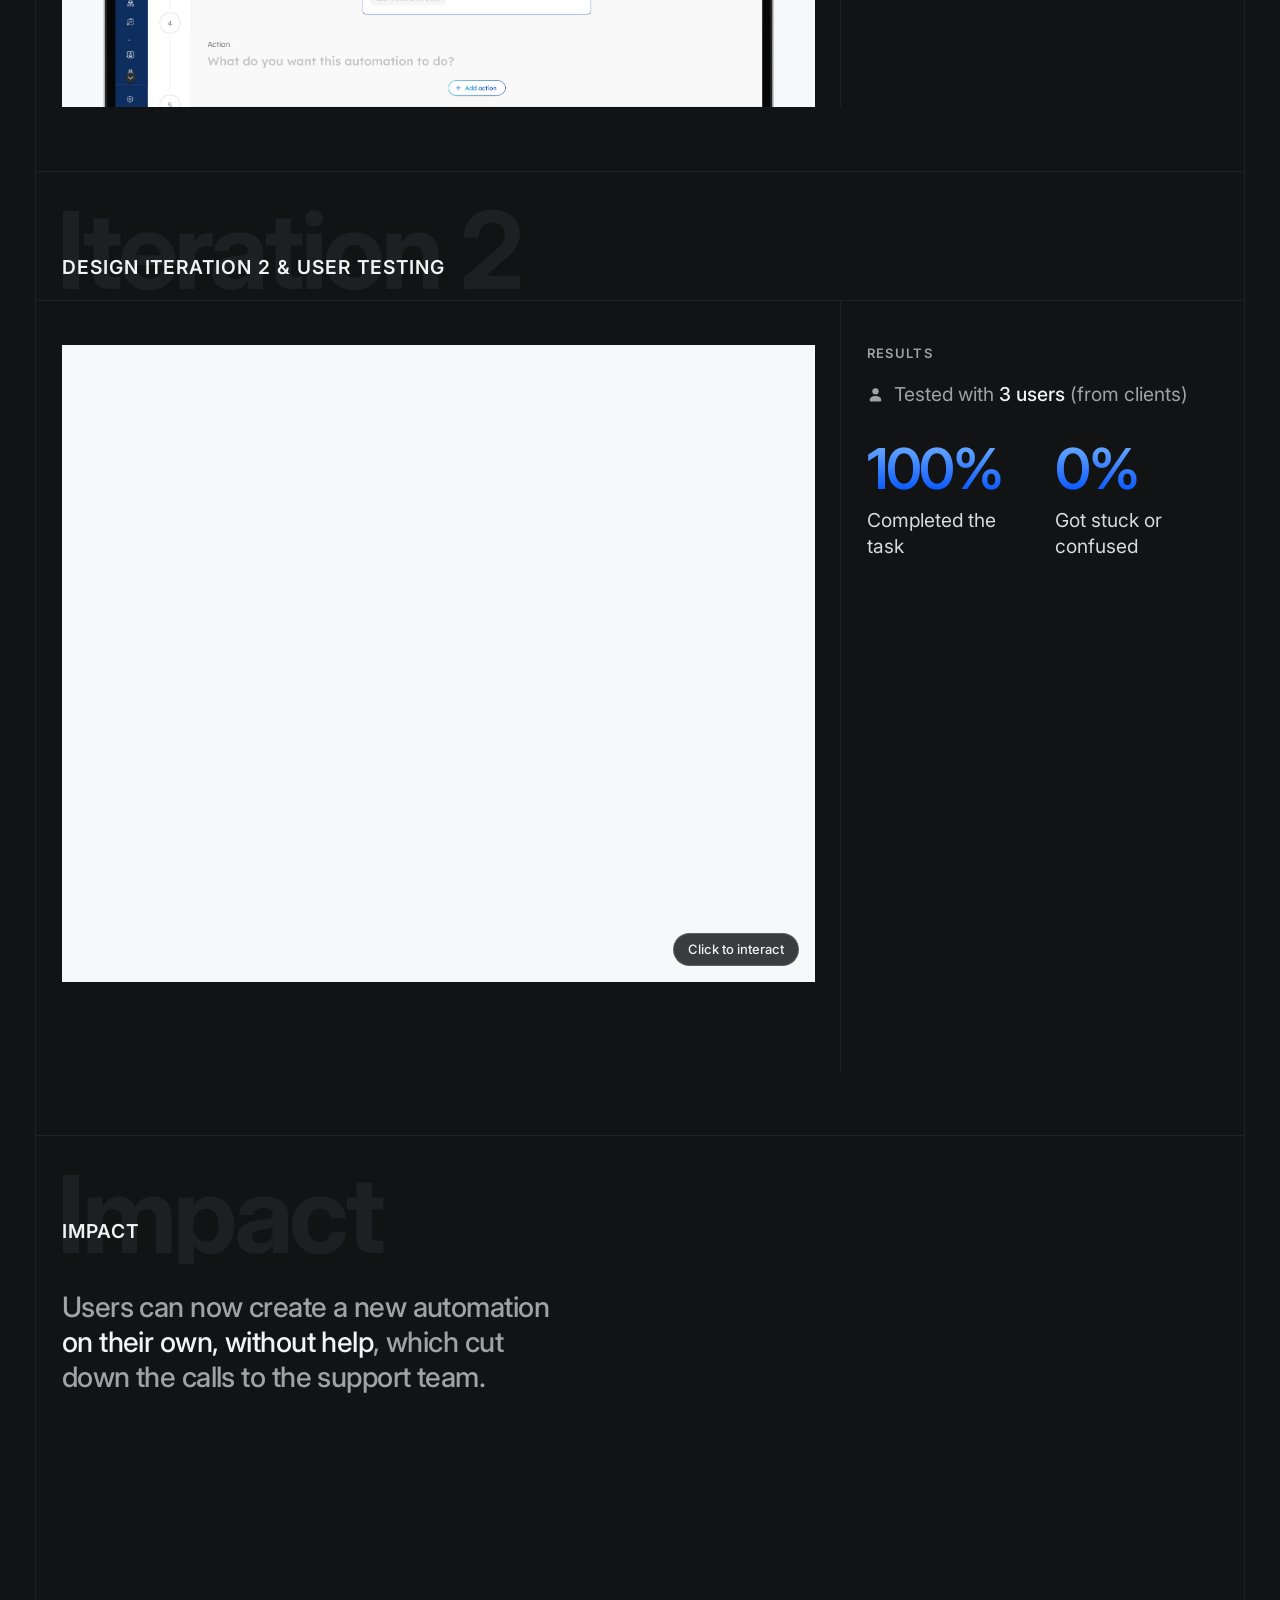
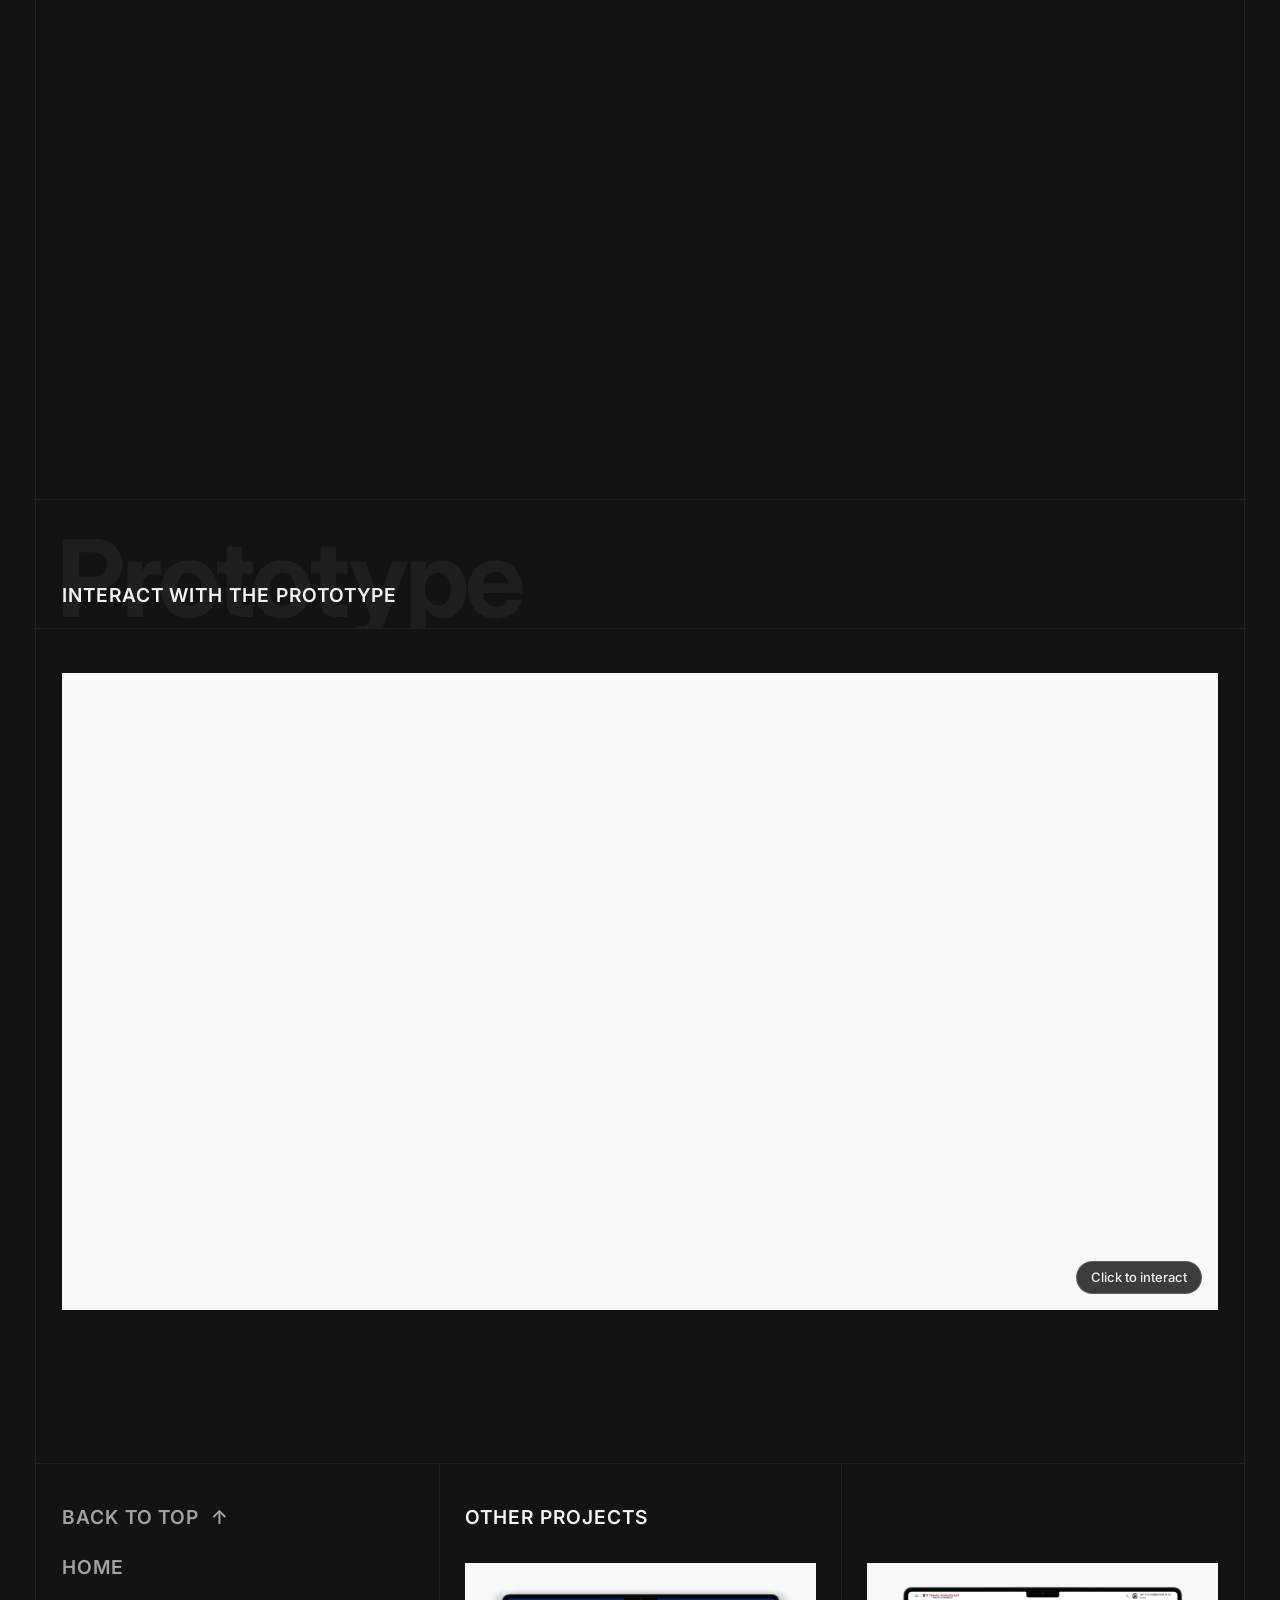
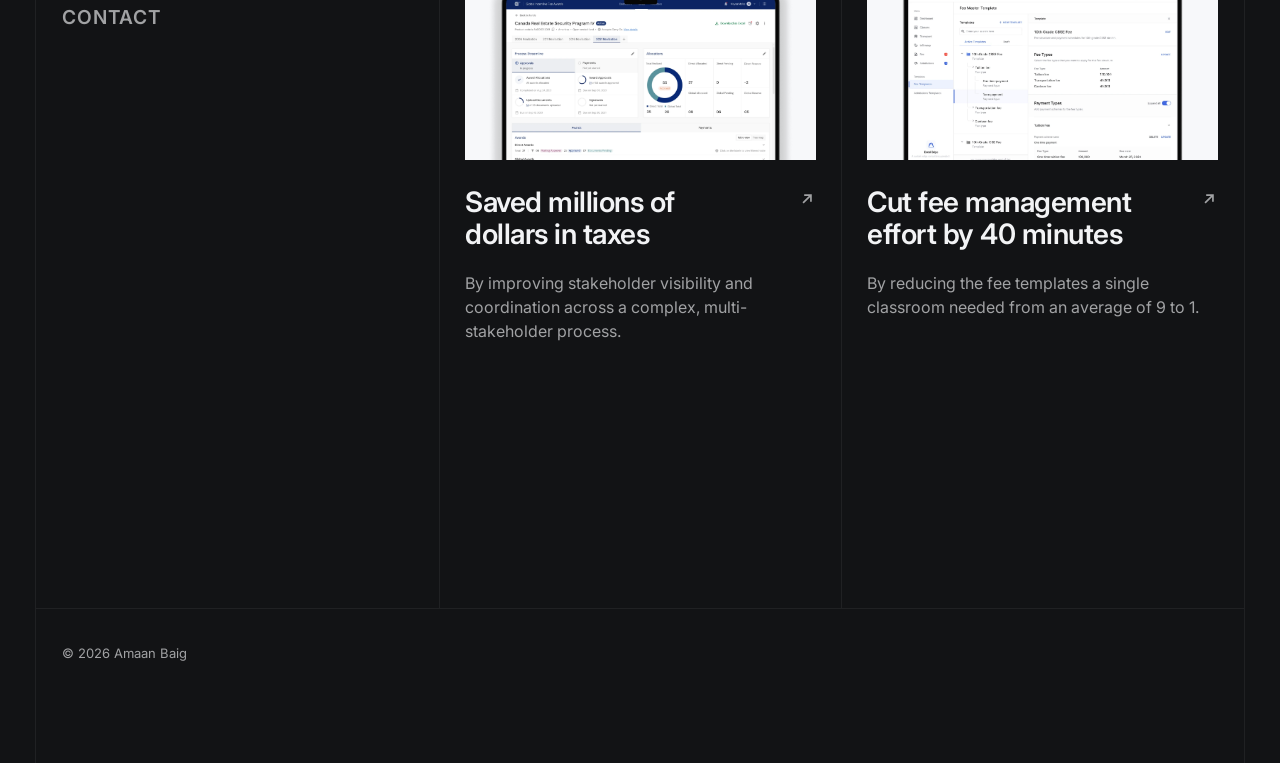
<file: case-studies/creating-automation/index.html>
<!doctype html>
<html lang="en">
<head>
  <meta charset="utf-8">
  <meta name="viewport" content="width=device-width, initial-scale=1">
  <title>Creating Automation · Case study</title>
  <link rel="icon" href="../../favicon.svg?v=2" type="image/svg+xml">
  <meta name="description" content="How making it easy to create a new automation reduced support calls.">
  <!-- the link preview when the page is shared: the hero as a 1200×630 card -->
  <meta property="og:type" content="website">
  <meta property="og:site_name" content="Amaan Baig">
  <meta property="og:title" content="Creating Automation · Case study">
  <meta property="og:description" content="How making it easy to create a new automation reduced support calls.">
  <meta property="og:url" content="https://www.iamamaanbaig.com/case-studies/creating-automation/">
  <meta property="og:image" content="https://www.iamamaanbaig.com/assets/og-image.jpg">
  <meta property="og:image:width" content="1200">
  <meta property="og:image:height" content="630">
  <meta property="og:image:alt" content="UX &amp; Product Designer: I make complicated software feel obvious. Amaan Baig's signature in blue light.">
  <meta name="twitter:card" content="summary_large_image">
  <link rel="preconnect" href="https://fonts.googleapis.com">
  <link rel="preconnect" href="https://fonts.gstatic.com" crossorigin>
  <link rel="stylesheet" href="https://fonts.googleapis.com/css2?family=Inter:ital,opsz,wght@0,14..32,100..900;1,14..32,100..900&display=swap">
  <link rel="stylesheet" href="../../styles.css?v=r6">
  <link rel="stylesheet" href="../case-study.css?v=r6">
  <script src="../case-study.js?v=r6" defer></script>
</head>
<body>
  <main class="page">
    <!-- Hero: screen, title, summary and project facts -->
    <section class="hero" id="overview" data-stop>
      <!-- the site header: opens the first screen, then floats (case-study.js) -->
      <div class="head-slot">
        <header class="site-head">
          <a class="logo" href="../../">Amaan Baig<span>.</span></a>
          <nav class="site-nav" aria-label="Main"><a href="../../">Home</a><span class="nav-work"><a href="../../#work" aria-current="true">Work</a><span class="sq-row"><a class="sq" href="../../#gifa" aria-label="Case study 1: Saved millions of dollars in taxes"></a><a class="sq" href="../../#fee-management" aria-label="Case study 2: Cut fee management effort by 40 minutes"></a><a class="sq" href="../../#creating-automation" aria-label="Case study 3: Reduced support calls" aria-current="true"></a><a class="sq" href="../../#stamp" aria-label="Case study 4, coming soon: Reduced the compliance review effort with AI"></a></span></span><a href="../../#contact">Contact</a></nav>
        </header>
      </div>
      <div class="hero-shot">
        <!-- one laptop, centred and cut off by the bottom of the container -->
        <div class="hero-comp solo">
          <img class="hs-center" src="../../Creatingautomationcasestudyimages/Group%201321317990.webp" alt="The redesigned automation builder: five guided steps (event, condition, action, when), with events added from a searchable list" width="1793" height="1152" fetchpriority="high" decoding="async">
        </div>
      </div>
      <div class="hero-body">
        <h1>Reduced support calls</h1>
        <p class="lede">By making it easy to create a new automation.</p>
      </div>
      <dl class="facts">
        <div><dt>Team</dt><dd>Founder &amp; CEO, VP Product, Designer (me), Product Support Team</dd></div>
        <div><dt>Client</dt><dd>Zithara.ai</dd></div>
      </dl>
    </section>

    <!-- The problem: one statement -->
    <section class="panel problem" id="problem" aria-labelledby="problem-title" data-stop>
      <header class="sec-head">
        <span class="ghost" aria-hidden="true">Problem</span>
        <h2 class="sec-title" id="problem-title">The problem</h2>
      </header>
      <p class="lede">Users couldn’t create new automations on their own, so they <strong>reached out to the support team to be guided through it</strong>.</p>
    </section>

    <!-- User problems: how we found them, then the title stays pinned while each problem snaps into place -->
    <section class="panel solutions snap-sec" id="user-problems" aria-labelledby="user-problems-title" data-stop>
      <div class="pin">
        <header class="sec-head">
          <span class="ghost" aria-hidden="true">User Problems</span>
          <h2 class="sec-title" id="user-problems-title">User problems <span class="count" aria-hidden="true"></span></h2>
        </header>
      </div>

      <div class="up-intro">
        <span class="sol-label">How we understood the problem</span>
        <ul>
          <li>Joined the support calls for these cases</li>
          <li>Evaluated the current design</li>
        </ul>
      </div>

      <article class="sol-row vw" data-row data-stop>
        <div class="sol-problem">
          <span class="sol-label">Problem</span>
          <span class="num accent" aria-hidden="true">1</span>
          <h3>Unclear option titles</h3>
          <div class="sol-desc">
            <p>The options were named in industry-standard marketing terms, <strong>designed with marketers in mind, but the users weren’t marketers</strong>. Across all 23 use cases, they couldn’t tell what each option meant, what it did, or how to use it to create what they wanted.</p>
            <p>For example, what is “Cart is Created” for, and how is it different from “Cart is Updated”?</p>
          </div>
        </div>
        <figure class="sol-shot">
          <figcaption><span class="sol-cap">The event options</span></figcaption>
          <button type="button" class="shot sol-view" aria-label="Enlarge: The event options">
            <img class="on" src="../../Creatingautomationcasestudyimages/Events.webp" alt="The old builder’s event options, such as Cart is Created, Cart is Updated and COD Transaction, underlined as hard to tell apart" data-label="The event options" width="1932" height="1321" loading="lazy" decoding="async">
            <span class="zoom-ic" aria-hidden="true"><svg viewBox="0 0 16 16"><circle cx="7" cy="7" r="4.5"/><path d="M10.5 10.5 14 14M7 5v4M5 7h4"/></svg></span>
          </button>
        </figure>
      </article>

      <article class="sol-row vw" data-row data-stop>
        <div class="sol-problem">
          <span class="sol-label">Problem</span>
          <span class="num accent" aria-hidden="true">2</span>
          <h3>Tabs users couldn’t make sense of</h3>
          <div class="sol-desc">
            <p>The builder split its triggers across two tabs, “Events” and “Recurrence”, but users couldn’t work out what each tab was for.</p>
          </div>
        </div>
        <figure class="sol-shot">
          <figcaption><span class="sol-cap">The Events and Recurrence tabs</span></figcaption>
          <button type="button" class="shot sol-view" aria-label="Enlarge: The Events and Recurrence tabs">
            <img class="on" src="../../Creatingautomationcasestudyimages/Add%20Events%20screen.webp" alt="The old builder with its two tabs, Events and Recurrence, marked as tab 1 and tab 2" data-label="The Events and Recurrence tabs" width="1931" height="1321" loading="lazy" decoding="async">
            <span class="zoom-ic" aria-hidden="true"><svg viewBox="0 0 16 16"><circle cx="7" cy="7" r="4.5"/><path d="M10.5 10.5 14 14M7 5v4M5 7h4"/></svg></span>
          </button>
        </figure>
      </article>

      <article class="sol-row vw" data-row data-stop>
        <div class="sol-problem">
          <span class="sol-label">Problem</span>
          <span class="num accent" aria-hidden="true">3</span>
          <h3>Conditions cut off from their events</h3>
          <div class="sol-desc">
            <p>Events and conditions sat in separate lists, so it was hard to tell which condition belonged to which event, and how they worked together.</p>
          </div>
        </div>
        <figure class="sol-shot">
          <figcaption><span class="sol-cap">Which condition belongs to which event</span></figcaption>
          <button type="button" class="shot sol-view" aria-label="Enlarge: Which condition belongs to which event">
            <img class="on" src="../../Creatingautomationcasestudyimages/Add%20condition%20for%20selected%20events.webp" alt="Arrows from events to the condition sections they belong to, such as COD Transaction to Transaction and Create Task to Task, far apart on the page" data-label="Which condition belongs to which event" width="1130" height="1321" loading="lazy" decoding="async">
            <span class="zoom-ic" aria-hidden="true"><svg viewBox="0 0 16 16"><circle cx="7" cy="7" r="4.5"/><path d="M10.5 10.5 14 14M7 5v4M5 7h4"/></svg></span>
          </button>
        </figure>
      </article>
    </section>

    <!-- Goals: what the new design had to do, one per user problem -->
    <section class="panel impact goals" id="goals" aria-labelledby="goals-title" data-stop>
      <header class="sec-head">
        <span class="ghost" aria-hidden="true">Goals</span>
        <h2 class="sec-title" id="goals-title">Goals &amp; requirements</h2>
      </header>
      <p class="impact-lead">The new design had to help users create an automation <strong>without needing help or having doubts</strong>.</p>
      <div class="outcomes">
        <article class="outcome">
          <span class="tick" aria-hidden="true"></span>
          <h3>Guide every step</h3>
          <p>Lead the user through each step of the process.</p>
        </article>
        <article class="outcome">
          <span class="tick" aria-hidden="true"></span>
          <h3>Make every option clear</h3>
          <p>Make the context and use of each option simple to understand.</p>
        </article>
        <article class="outcome">
          <span class="tick" aria-hidden="true"></span>
          <h3>Connect events and conditions</h3>
          <p>Show how events and conditions relate, in a way that feels familiar from similar tools in the industry.</p>
        </article>
      </div>
    </section>

    <!-- Design iteration 1: the idea and the screen on the left; test results and observations on the right -->
    <section class="panel iter one-screen" id="iteration-1" aria-labelledby="iteration-1-title" data-stop>
      <header class="sec-head">
        <span class="ghost" aria-hidden="true">Iteration 1</span>
        <h2 class="sec-title" id="iteration-1-title">Design iteration 1 &amp; user testing</h2>
      </header>
      <div class="it-grid">
        <div class="it-main flush">
          <div class="it-text">
            <p>Zithara’s automation system works in 5 fixed steps, unlike open-ended flow builders.</p>
            <p>So we designed a 5-step builder that groups the options into task categories, so users can understand it at a glance.</p>
          </div>
          <figure class="ch-fig it-shot">
            <figcaption>Automation builder: design iteration 1</figcaption>
            <button type="button" class="zoom bleed-b" aria-label="Enlarge: Automation builder, design iteration 1">
              <img src="../../Creatingautomationcasestudyimages/Automation%20Builder%20-%20Design%20Iteration%201.webp" alt="Design iteration 1: the automation builder in 5 steps, with two events added and a customer condition below them" width="1793" height="957" loading="lazy" decoding="async">
              <span class="zoom-ic" aria-hidden="true"><svg viewBox="0 0 16 16"><circle cx="7" cy="7" r="4.5"/><path d="M10.5 10.5 14 14M7 5v4M5 7h4"/></svg></span>
            </button>
          </figure>
        </div>
        <div class="it-side">
          <div class="it-cell">
            <span class="sol-label">Results</span>
            <p class="tested"><span class="persona-ic" aria-hidden="true"></span>Tested with <strong>4 users</strong> (from clients)</p>
            <div class="stats">
              <div class="stat"><span class="stat-num">100%</span><span class="stat-text">Completed the task</span></div>
              <div class="stat warn"><span class="stat-num">50%</span><span class="stat-text">Got stuck adding a condition</span></div>
            </div>
          </div>
          <div class="it-cell">
            <span class="sol-label">Other observations</span>
            <ul class="bullets small">
            <li>Renaming “Add event” to “Add more events” after the first may show that more can be added (same for actions)</li>
            <li>Users paused briefly before finding the question that tells them what to do</li>
            </ul>
          </div>
        </div>
      </div>
    </section>

    <!-- Design iteration 2: the screen on the left; test results on the right -->
    <section class="panel iter one-screen" id="iteration-2" aria-labelledby="iteration-2-title" data-stop>
      <header class="sec-head">
        <span class="ghost" aria-hidden="true">Iteration 2</span>
        <h2 class="sec-title" id="iteration-2-title">Design iteration 2 &amp; user testing</h2>
      </header>
      <div class="it-grid">
        <div class="it-main">
          <figure class="ch-fig it-shot">
            <div class="zoom live">
              <iframe src="https://www.loom.com/embed/16b614e1085d4ac1a0d1ff7add173a8c?hideEmbedTopBar=true" title="Design iteration 2: video walkthrough" loading="lazy" allow="autoplay; fullscreen; picture-in-picture" allowfullscreen></iframe>
            </div>
          </figure>
        </div>
        <div class="it-side">
          <div class="it-cell">
            <span class="sol-label">Results</span>
            <p class="tested"><span class="persona-ic" aria-hidden="true"></span>Tested with <strong>3 users</strong> (from clients)</p>
            <div class="stats">
              <div class="stat"><span class="stat-num">100%</span><span class="stat-text">Completed the task</span></div>
              <div class="stat"><span class="stat-num">0%</span><span class="stat-text">Got stuck or confused</span></div>
            </div>
          </div>
        </div>
      </div>
    </section>

    <!-- Project impact: the overall outcome, one screen -->
    <section class="panel impact" id="impact" aria-labelledby="impact-title" data-stop>
      <header class="sec-head">
        <span class="ghost" aria-hidden="true">Impact</span>
        <h2 class="sec-title" id="impact-title">Impact</h2>
      </header>
      <p class="impact-lead">Users can now create a new automation <strong>on their own, without help</strong>, which cut down the calls to the support team.</p>
    </section>

    <!-- Prototype: one frame filling the screen below the section title -->
    <section class="panel prototype one-screen" id="prototype" aria-labelledby="prototype-title" data-stop>
      <header class="sec-head">
        <span class="ghost" aria-hidden="true">Prototype</span>
        <h2 class="sec-title" id="prototype-title">Interact with the prototype</h2>
      </header>
      <div class="wide-shot">
        <figure class="ch-fig">
          <div class="zoom live">
            <iframe src="https://www.figma.com/embed?embed_host=share&amp;url=https%3A%2F%2Fwww.figma.com%2Fproto%2Fr6yeTTgNU7fB7CUYnoVq4T%2FZithara-Designs%3Fnode-id%3D643-57923%26page-id%3D643%253A57274%26scaling%3Dcontain%26starting-point-node-id%3D643%253A57923" title="Creating Automation: interactive Figma prototype" loading="lazy" allow="clipboard-write; fullscreen" allowfullscreen></iframe>
          </div>
        </figure>
      </div>
    </section>

    <!-- Site footer: links, other projects, copyright -->
    <footer class="site-foot" data-stop>
      <div class="sf-main">
        <nav class="sf-links" aria-label="Footer">
          <a href="#overview" class="to-top">Back to top <span aria-hidden="true">↑</span></a>
          <a href="../../">Home</a>
          <a href="../../#contact">Contact</a>
        </nav>
        <section class="sf-projects" aria-labelledby="op-title">
          <h2 class="sf-head" id="op-title">Other projects</h2>
          <a class="op-card" href="../global-incentive-fee-awards/">
            <div class="shot op-gifa"><img src="../../GIFAcasestudyimages/GIFAherocenter.webp" alt="" loading="lazy" decoding="async"></div>
            <div class="op-title"><h3>Saved millions of dollars in taxes</h3><svg class="op-arrow" viewBox="0 0 16 16" aria-hidden="true"><path d="M4.5 11.5l7-7M5.5 4.5h6v6"/></svg></div>
            <p>By improving stakeholder visibility and coordination across a complex, multi-stakeholder process.</p>
          </a>
          <a class="op-card" href="../fee-management/">
            <div class="shot op-fee"><img src="../../Feemanagementcasestudyimages/Heroleft.webp" alt="" loading="lazy" decoding="async"></div>
            <div class="op-title"><h3>Cut fee management effort by 40 minutes</h3><svg class="op-arrow" viewBox="0 0 16 16" aria-hidden="true"><path d="M4.5 11.5l7-7M5.5 4.5h6v6"/></svg></div>
            <p>By reducing the fee templates a single classroom needed from an average of 9&nbsp;to&nbsp;1.</p>
          </a>
        </section>
      </div>
      <p class="sf-copy">© 2026 Amaan Baig</p>
    </footer>
  </main>

  <!-- Image viewer: opens from any enlargeable image, steps through the images in that section -->
  <div class="lightbox" role="dialog" aria-modal="true" aria-label="Image viewer" hidden>
    <div class="lb-bar">
      <p class="lb-label"><span class="lb-title"></span> <span class="lb-count"></span></p>
      <button type="button" class="ds-arrow lb-close" aria-label="Close"><svg viewBox="0 0 16 16" aria-hidden="true"><path d="M3.5 3.5l9 9M12.5 3.5l-9 9"/></svg></button>
    </div>
    <div class="lb-stage">
      <button type="button" class="ds-arrow lb-prev" aria-label="Previous image"><svg viewBox="0 0 16 16" aria-hidden="true"><path d="M13 8H3M7 4 3 8l4 4"/></svg></button>
      <figure class="lb-frame"><img class="lb-img" alt=""></figure>
      <button type="button" class="ds-arrow lb-next" aria-label="Next image"><svg viewBox="0 0 16 16" aria-hidden="true"><path d="M3 8h10M9 4l4 4-4 4"/></svg></button>
    </div>
  </div>

  <!-- Section index -->
  <nav class="index" aria-label="Case study sections">
    <a href="#overview"><span>01</span> Overview</a>
    <a href="#problem"><span>02</span> Problem</a>
    <a href="#user-problems"><span>03</span> User problems</a>
    <a href="#goals"><span>04</span> Goals</a>
    <a href="#iteration-1"><span>05</span> Iteration 1</a>
    <a href="#iteration-2"><span>06</span> Iteration 2</a>
    <a href="#impact"><span>07</span> Impact</a>
    <a href="#prototype"><span>08</span> Prototype</a>
  </nav>
  <script src="../../site-menu.js?v=r6" defer></script>
</body>
</html>
</file>
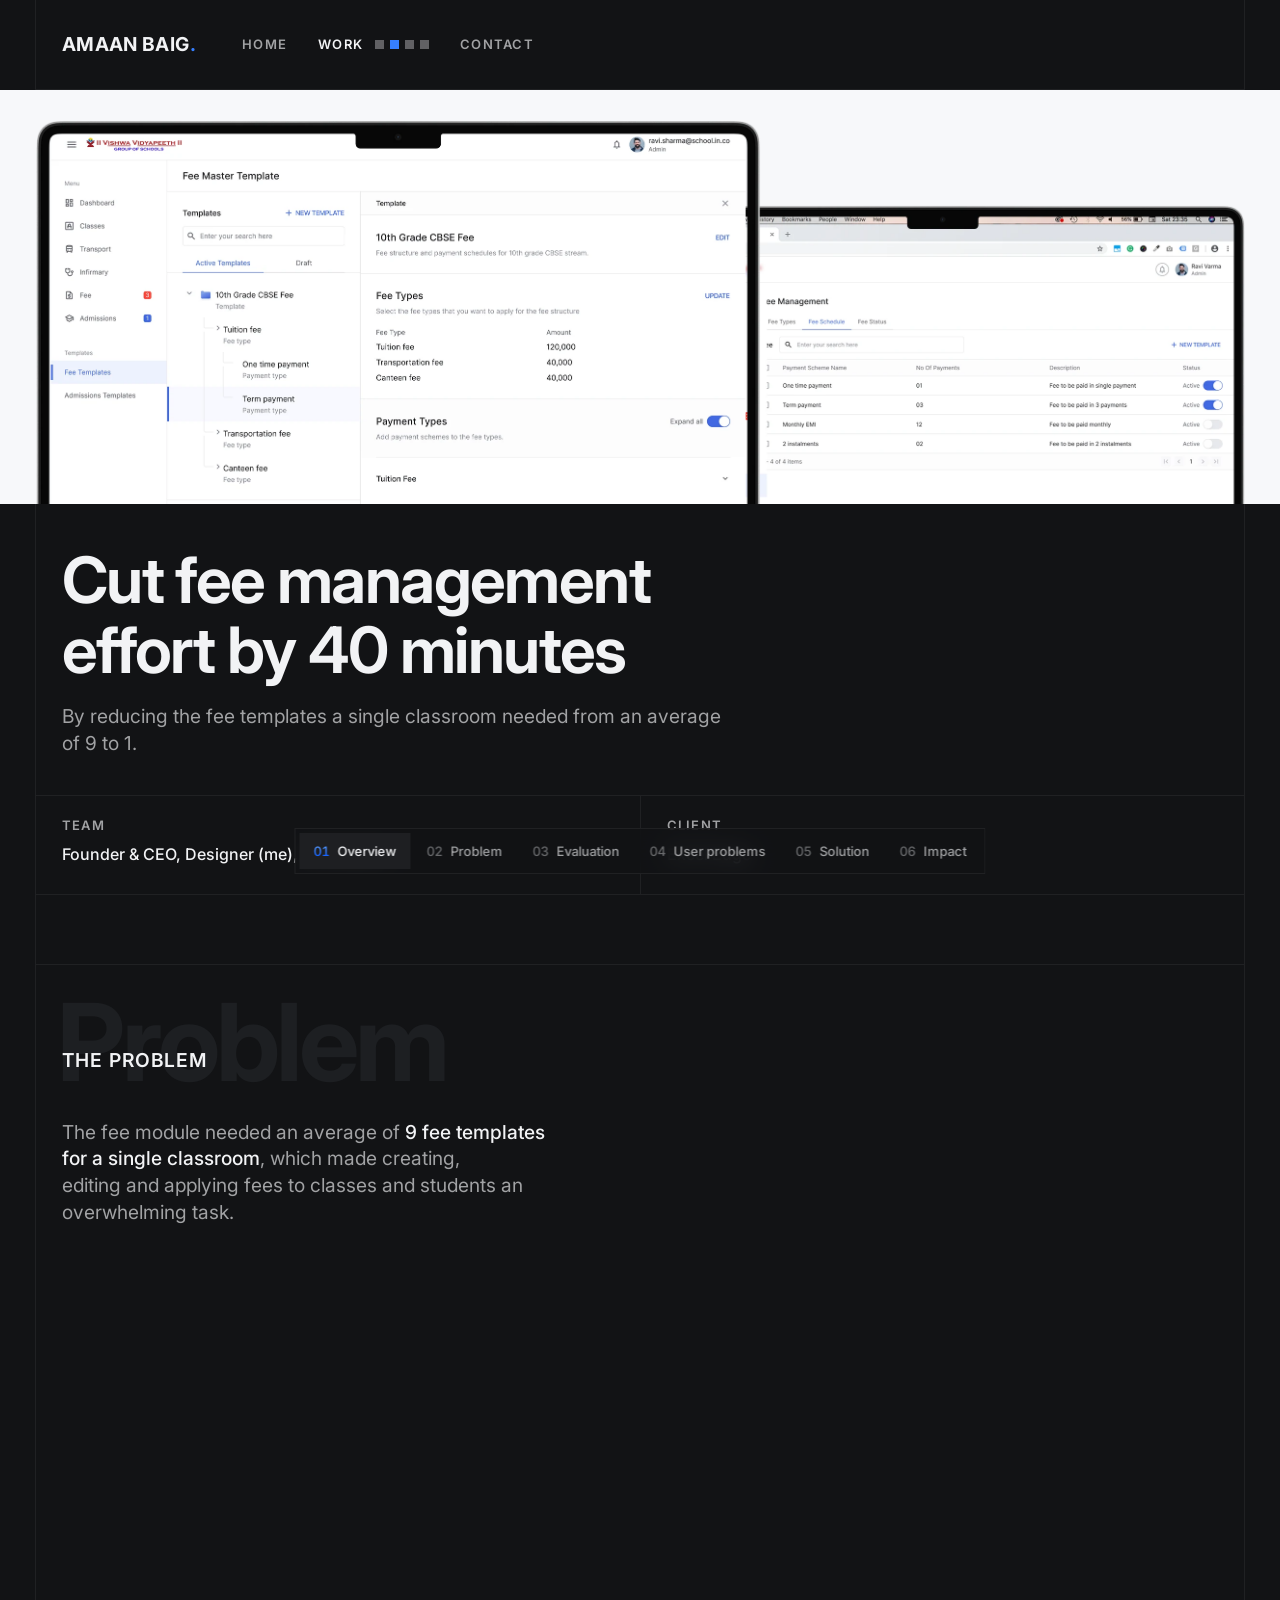
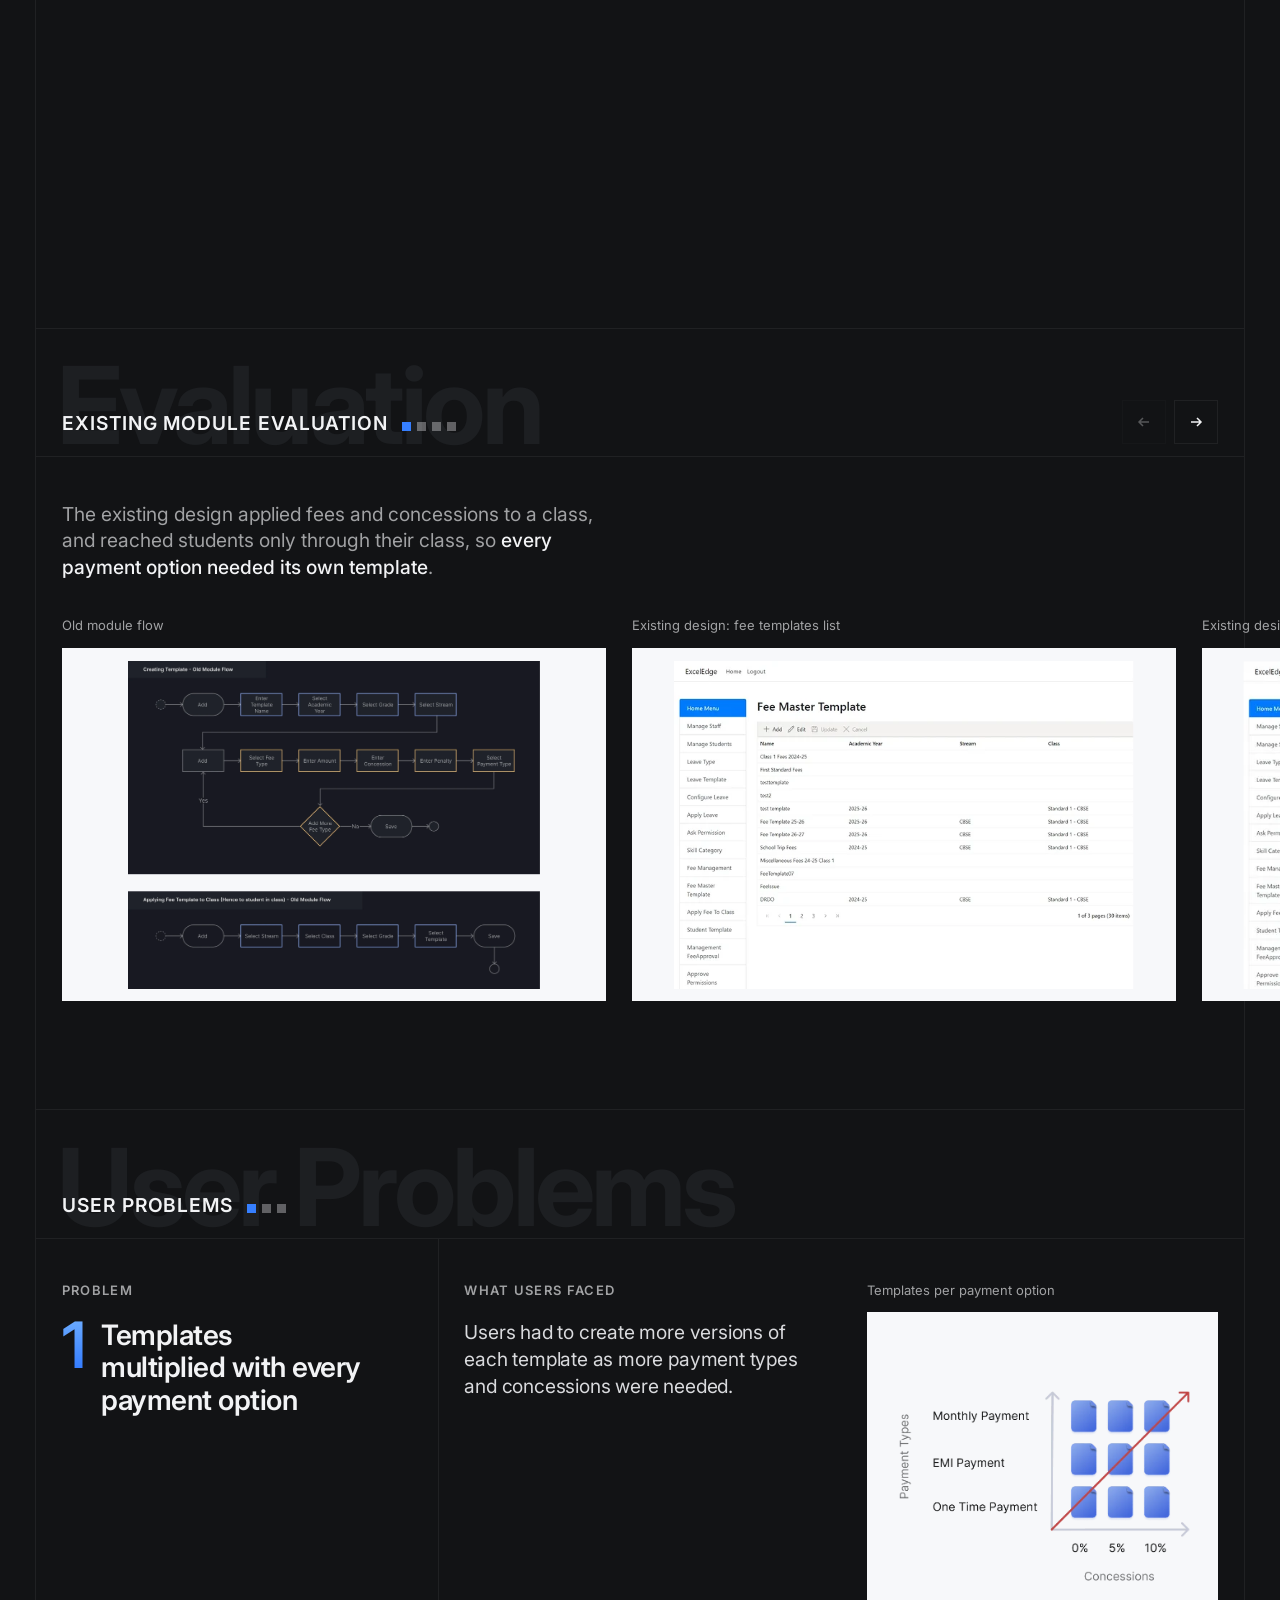
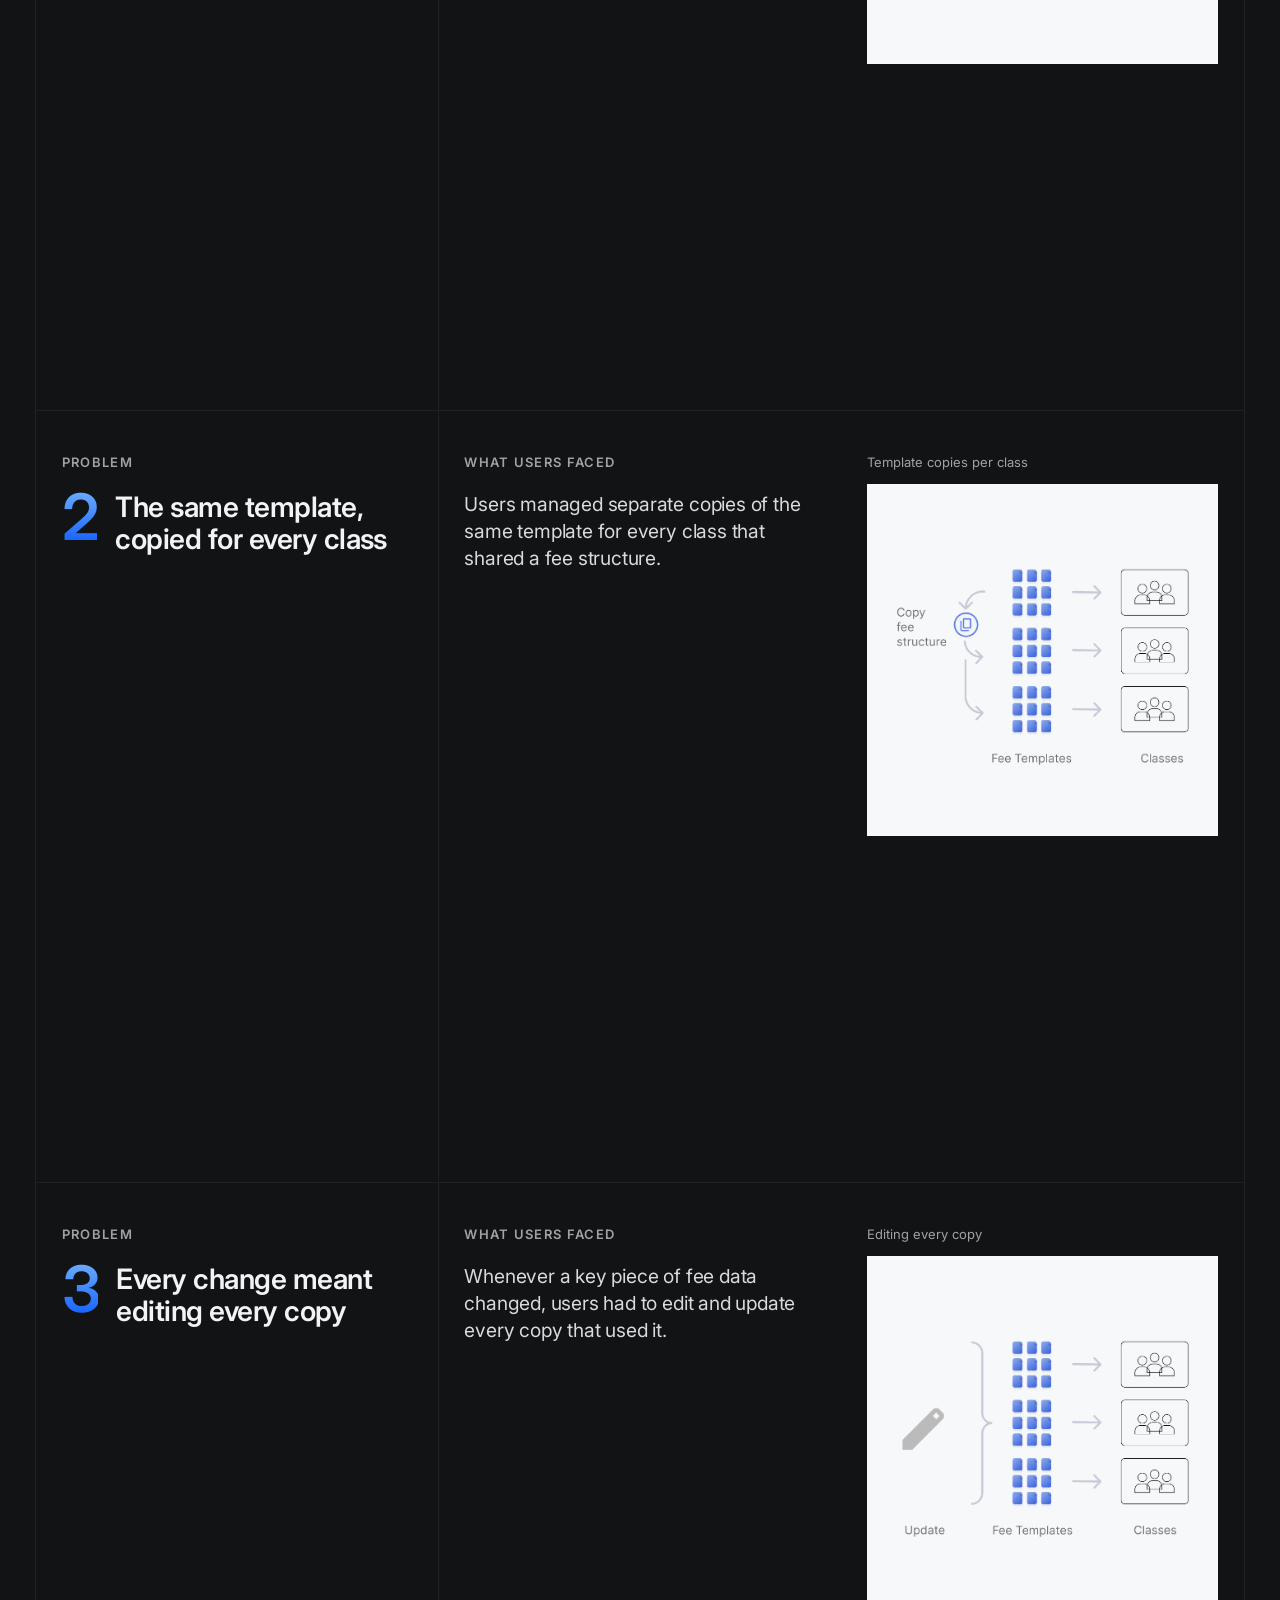
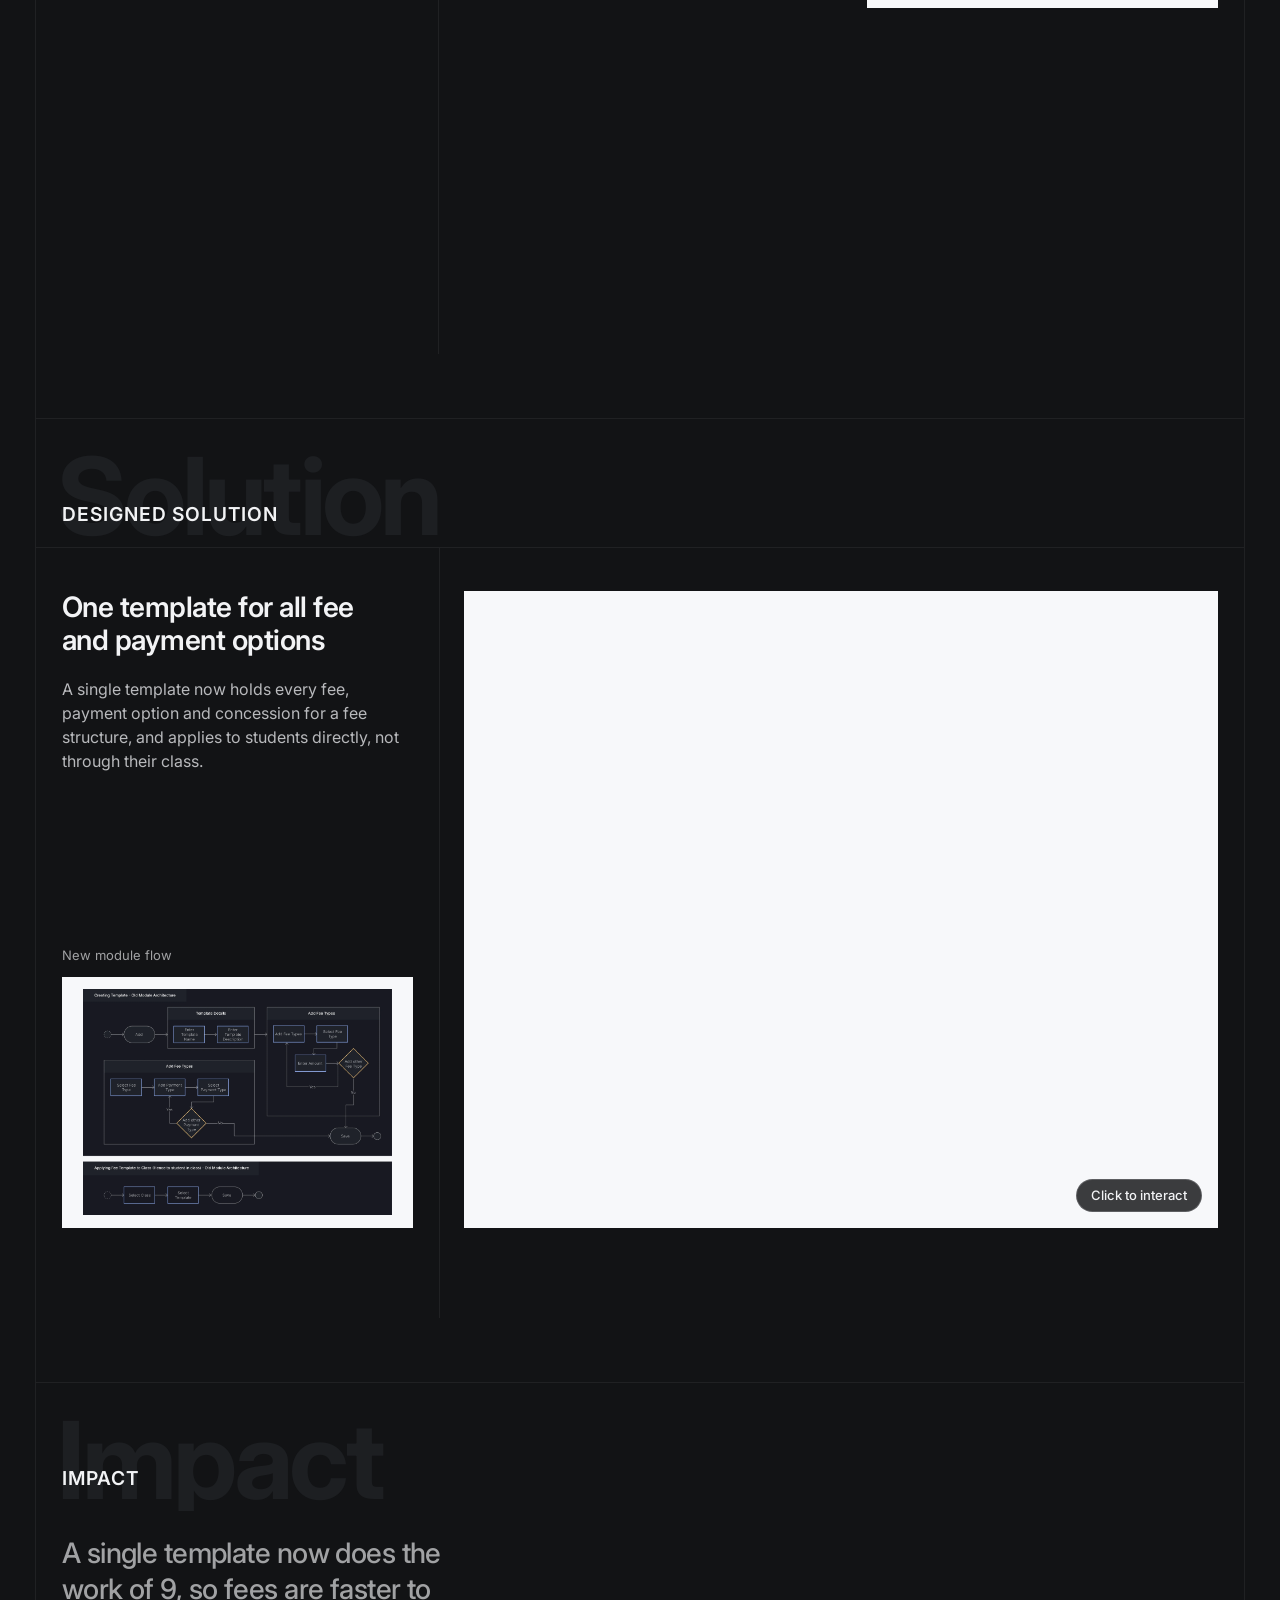
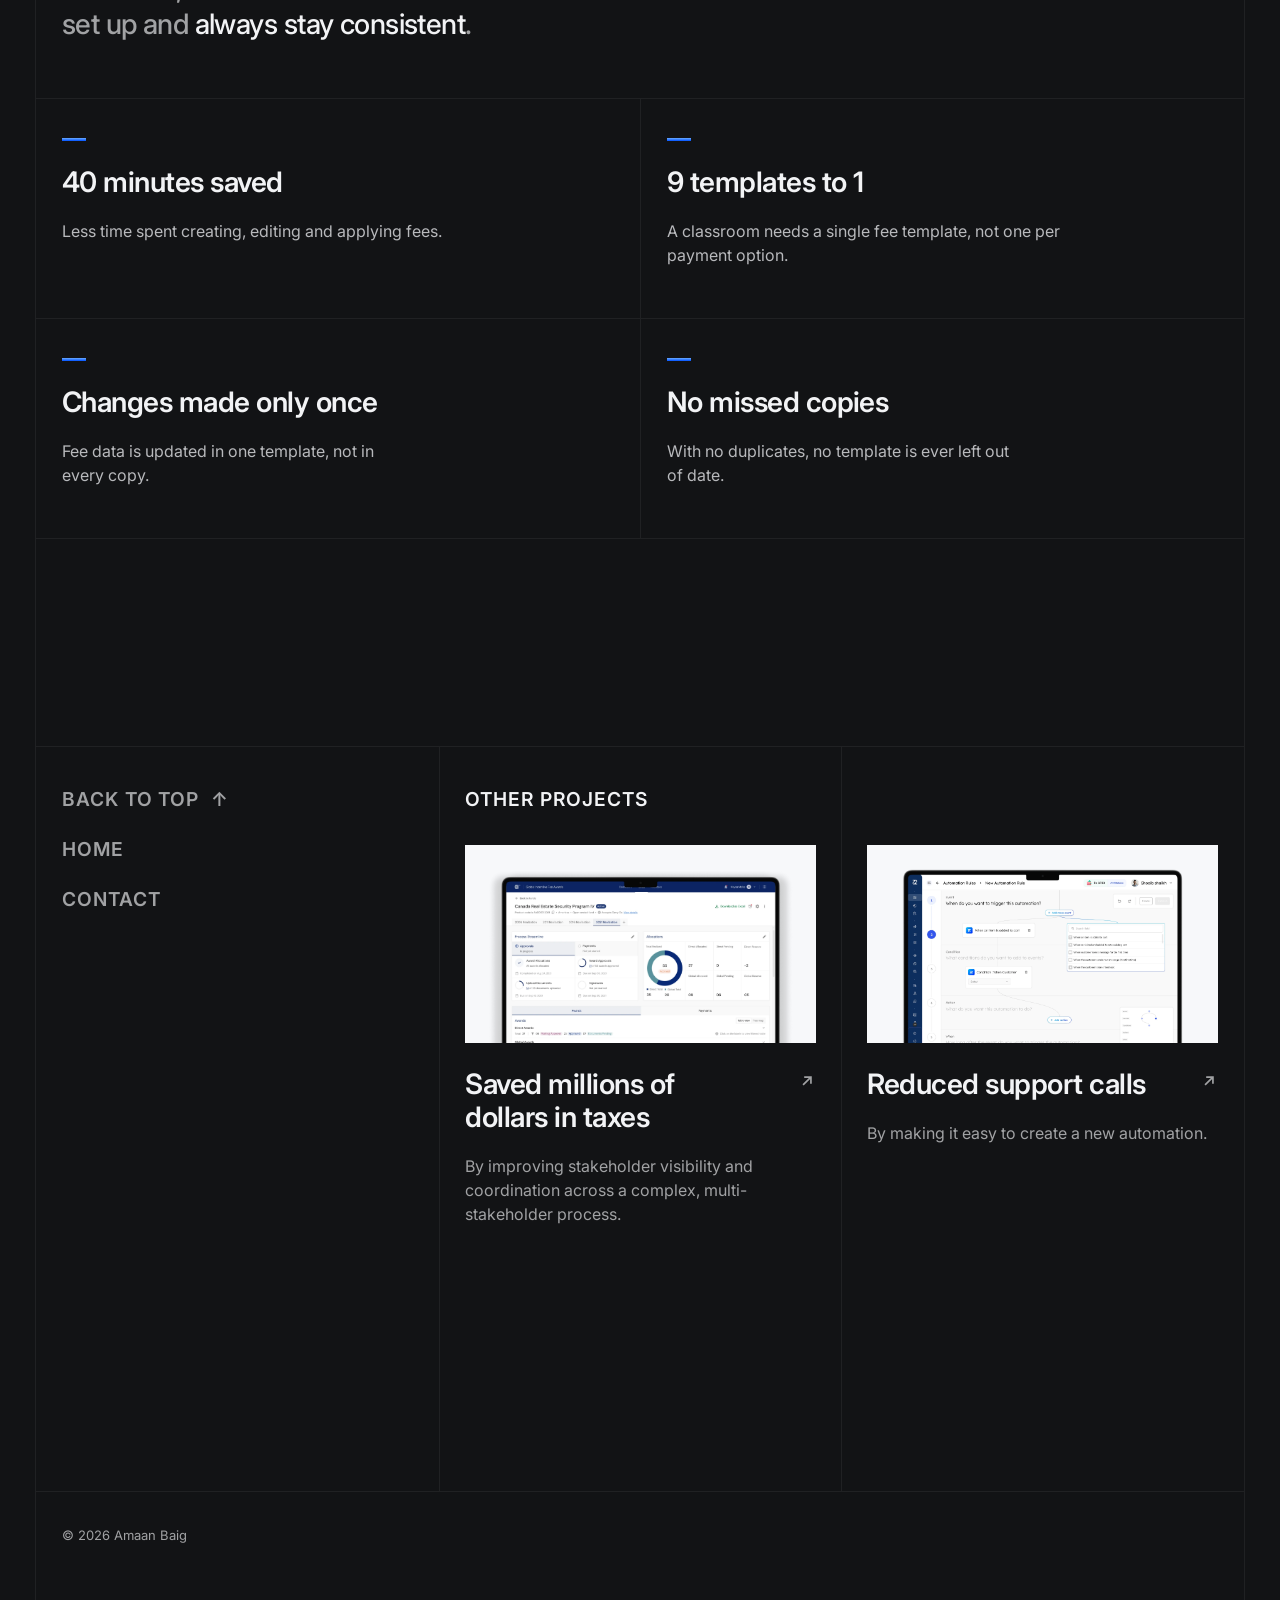
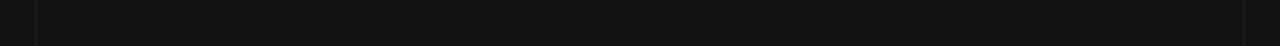
<file: case-studies/fee-management/index.html>
<!doctype html>
<html lang="en">
<head>
  <meta charset="utf-8">
  <meta name="viewport" content="width=device-width, initial-scale=1">
  <title>Fee Management · Case study</title>
  <link rel="icon" href="../../favicon.svg?v=2" type="image/svg+xml">
  <meta name="description" content="How cutting the fee templates a classroom needed from 9 to 1 reduced fee management effort by 40 minutes.">
  <!-- the link preview when the page is shared: the hero as a 1200×630 card -->
  <meta property="og:type" content="website">
  <meta property="og:site_name" content="Amaan Baig">
  <meta property="og:title" content="Fee Management · Case study">
  <meta property="og:description" content="How cutting the fee templates a classroom needed from 9 to 1 reduced fee management effort by 40 minutes.">
  <meta property="og:url" content="https://www.iamamaanbaig.com/case-studies/fee-management/">
  <meta property="og:image" content="https://www.iamamaanbaig.com/assets/og-image.jpg">
  <meta property="og:image:width" content="1200">
  <meta property="og:image:height" content="630">
  <meta property="og:image:alt" content="UX &amp; Product Designer: I make complicated software feel obvious. Amaan Baig's signature in blue light.">
  <meta name="twitter:card" content="summary_large_image">
  <link rel="preconnect" href="https://fonts.googleapis.com">
  <link rel="preconnect" href="https://fonts.gstatic.com" crossorigin>
  <link rel="stylesheet" href="https://fonts.googleapis.com/css2?family=Inter:ital,opsz,wght@0,14..32,100..900;1,14..32,100..900&display=swap">
  <link rel="stylesheet" href="../../styles.css?v=r6">
  <link rel="stylesheet" href="../case-study.css?v=r6">
  <script src="../case-study.js?v=r6" defer></script>
</head>
<body>
  <main class="page">
    <!-- Hero: screen, title, summary and project facts -->
    <section class="hero" id="overview" data-stop>
      <!-- the site header: opens the first screen, then floats (case-study.js) -->
      <div class="head-slot">
        <header class="site-head">
          <a class="logo" href="../../">Amaan Baig<span>.</span></a>
          <nav class="site-nav" aria-label="Main"><a href="../../">Home</a><span class="nav-work"><a href="../../#work" aria-current="true">Work</a><span class="sq-row"><a class="sq" href="../../#gifa" aria-label="Case study 1: Saved millions of dollars in taxes"></a><a class="sq" href="../../#fee-management" aria-label="Case study 2: Cut fee management effort by 40 minutes" aria-current="true"></a><a class="sq" href="../../#creating-automation" aria-label="Case study 3: Reduced support calls"></a><a class="sq" href="../../#stamp" aria-label="Case study 4, coming soon: Reduced the compliance review effort with AI"></a></span></span><a href="../../#contact">Contact</a></nav>
        </header>
      </div>
      <div class="hero-shot">
        <!-- two screens, composed: the redesigned fee template in front, the fee schedule behind it -->
        <div class="hero-comp duo">
          <img class="hd-back" src="../../Feemanagementcasestudyimages/Heroright.webp" alt="" width="1254" height="813" loading="eager" decoding="async">
          <img class="hd-front" src="../../Feemanagementcasestudyimages/Heroleft.webp" alt="The redesigned Fee Master Template: one template holding its fee types, amounts and payment types" width="1505" height="970" fetchpriority="high" decoding="async">
        </div>
      </div>
      <div class="hero-body">
        <h1>Cut fee management effort by 40 minutes</h1>
        <p class="lede">By reducing the fee templates a single classroom needed from an average of 9&nbsp;to&nbsp;1.</p>
      </div>
      <dl class="facts">
        <div><dt>Team</dt><dd>Founder &amp; CEO, Designer (me), Developers</dd></div>
        <div><dt>Client</dt><dd>Excel Edge</dd></div>
      </dl>
    </section>

    <!-- The problem: one statement, one picture of it -->
    <section class="panel problem one-screen" id="problem" aria-labelledby="problem-title" data-stop>
      <header class="sec-head">
        <span class="ghost" aria-hidden="true">Problem</span>
        <h2 class="sec-title" id="problem-title">The problem</h2>
      </header>
      <p class="lede">The fee module needed an average of <strong>9 fee templates for a single classroom</strong>, which made creating, editing and applying fees to classes and students an overwhelming task.</p>
      <!-- HIDDEN FOR NOW: the project overview image and the rule above it. To show them again, delete this
           line and the "END HIDDEN" line below.
      <div class="wide-shot">
        <figure class="ch-fig">
          <figcaption>Project overview</figcaption>
          <button type="button" class="zoom" aria-label="Enlarge: Project overview">
            <img src="../../Feemanagementcasestudyimages/Project%20Overview.webp" alt="Project overview. Problem: the fee structure is copied into a separate set of fee templates for each class. Designed solution: one fee template applied to all classes" width="1321" height="407" loading="lazy" decoding="async">
            <span class="zoom-ic" aria-hidden="true"><svg viewBox="0 0 16 16"><circle cx="7" cy="7" r="4.5"/><path d="M10.5 10.5 14 14M7 5v4M5 7h4"/></svg></span>
          </button>
        </figure>
      </div>
      END HIDDEN -->
    </section>

    <!-- Existing module evaluation: what we found, then the old screens in a strip; drag it or use the arrows -->
    <section class="panel designs evaluation" id="evaluation" aria-labelledby="evaluation-title" data-stop>
      <header class="sec-head">
        <span class="ghost" aria-hidden="true">Evaluation</span>
        <h2 class="sec-title" id="evaluation-title">Existing module evaluation <span class="count" aria-hidden="true"></span></h2>
        <div class="ds-head-end">
          <div class="ds-arrows">
            <button type="button" class="ds-arrow" data-dir="-1" aria-label="Previous screen"><svg viewBox="0 0 16 16" aria-hidden="true"><path d="M13 8H3M7 4 3 8l4 4"/></svg></button>
            <button type="button" class="ds-arrow" data-dir="1" aria-label="Next screen"><svg viewBox="0 0 16 16" aria-hidden="true"><path d="M3 8h10M9 4l4 4-4 4"/></svg></button>
          </div>
        </div>
      </header>
      <p class="lede ds-lede">The existing design applied fees and concessions to a class, and reached students only through their class, so <strong>every payment option needed its own template</strong>.</p>
      <div class="ds-viewport">
        <div class="ds-strip">
          <figure class="ds-fig">
            <figcaption>Old module flow</figcaption>
            <button type="button" class="ds-view" aria-label="Enlarge: Old module flow">
              <img src="../../Feemanagementcasestudyimages/OldModuleFlow.webp" alt="Old module flows: creating a template step by step, then applying it to a class, and through the class to its students" width="1984" height="1582" loading="lazy" decoding="async" draggable="false">
              <span class="zoom-ic" aria-hidden="true"><svg viewBox="0 0 16 16"><circle cx="7" cy="7" r="4.5"/><path d="M10.5 10.5 14 14M7 5v4M5 7h4"/></svg></span>
            </button>
          </figure>
          <figure class="ds-fig">
            <figcaption>Existing design: fee templates list</figcaption>
            <button type="button" class="ds-view" aria-label="Enlarge: Existing design: fee templates list">
              <img src="../../Feemanagementcasestudyimages/Existing%20design%20-%20Fee%20templates%20list%20%28from%20test%20envirounment%29.webp" alt="The existing Fee Master Template list in the test environment: a long list of templates, each tied to an academic year, stream and class" width="639" height="455" loading="lazy" decoding="async" draggable="false">
              <span class="zoom-ic" aria-hidden="true"><svg viewBox="0 0 16 16"><circle cx="7" cy="7" r="4.5"/><path d="M10.5 10.5 14 14M7 5v4M5 7h4"/></svg></span>
            </button>
          </figure>
          <figure class="ds-fig">
            <figcaption>Existing design: fee template</figcaption>
            <button type="button" class="ds-view" aria-label="Enlarge: Existing design: fee template">
              <img src="../../Feemanagementcasestudyimages/Existing%20design%20-%20Fee%20template%20%28from%20test%20envirounment%29.webp" alt="An existing fee template in the test environment: name, academic year, stream and class, with a table of fee types and amounts" width="641" height="455" loading="lazy" decoding="async" draggable="false">
              <span class="zoom-ic" aria-hidden="true"><svg viewBox="0 0 16 16"><circle cx="7" cy="7" r="4.5"/><path d="M10.5 10.5 14 14M7 5v4M5 7h4"/></svg></span>
            </button>
          </figure>
          <figure class="ds-fig">
            <figcaption>Design ecosystem</figcaption>
            <button type="button" class="ds-view" aria-label="Enlarge: Design ecosystem">
              <img src="../../Feemanagementcasestudyimages/Designecosystem.webp" alt="The fee ecosystem: how fee, type, concession, penalty, schedule and amount connect to grade, stream, route and students" width="1319" height="757" loading="lazy" decoding="async" draggable="false">
              <span class="zoom-ic" aria-hidden="true"><svg viewBox="0 0 16 16"><circle cx="7" cy="7" r="4.5"/><path d="M10.5 10.5 14 14M7 5v4M5 7h4"/></svg></span>
            </button>
          </figure>
        </div>
      </div>
      <footer class="ds-end">
        <div class="ds-arrows">
        <button type="button" class="ds-arrow" data-dir="-1" aria-label="Previous screen"><svg viewBox="0 0 16 16" aria-hidden="true"><path d="M13 8H3M7 4 3 8l4 4"/></svg></button>
        <button type="button" class="ds-arrow" data-dir="1" aria-label="Next screen"><svg viewBox="0 0 16 16" aria-hidden="true"><path d="M3 8h10M9 4l4 4-4 4"/></svg></button>
      </div>
      </footer>
    </section>

    <!-- User problems: the title stays pinned while each problem snaps into place -->
    <section class="panel solutions snap-sec" id="user-problems" aria-labelledby="user-problems-title" data-stop>
      <div class="pin">
        <header class="sec-head">
          <span class="ghost" aria-hidden="true">User Problems</span>
          <h2 class="sec-title" id="user-problems-title">User problems <span class="count" aria-hidden="true"></span></h2>
        </header>
      </div>

      <article class="sol-row vp" data-row data-stop>
        <div class="sol-problem">
          <span class="sol-label">Problem</span>
          <span class="num accent" aria-hidden="true">1</span>
          <h3>Templates multiplied with every payment option</h3>
        </div>
        <div class="sol-solution">
          <span class="sol-label">What users faced</span>
          <p>Users had to create more versions of each template as more payment types and concessions were needed.</p>
        </div>
        <figure class="sol-shot">
          <figcaption><span class="sol-cap">Templates per payment option</span></figcaption>
          <button type="button" class="shot sol-view" aria-label="Enlarge: Templates per payment option">
            <img class="on" src="../../Feemanagementcasestudyimages/Morepaymentoptionsmoretemplayes.webp" alt="A new template for every payment type and concession: one-time, EMI and monthly payments against 0%, 5% and 10% concessions" data-label="Templates per payment option" width="333" height="333" loading="lazy" decoding="async">
            <span class="zoom-ic" aria-hidden="true"><svg viewBox="0 0 16 16"><circle cx="7" cy="7" r="4.5"/><path d="M10.5 10.5 14 14M7 5v4M5 7h4"/></svg></span>
          </button>
        </figure>
      </article>

      <article class="sol-row vp" data-row data-stop>
        <div class="sol-problem">
          <span class="sol-label">Problem</span>
          <span class="num accent" aria-hidden="true">2</span>
          <h3>The same template, copied for every class</h3>
        </div>
        <div class="sol-solution">
          <span class="sol-label">What users faced</span>
          <p>Users managed separate copies of the same template for every class that shared a fee structure.</p>
        </div>
        <figure class="sol-shot">
          <figcaption><span class="sol-cap">Template copies per class</span></figcaption>
          <button type="button" class="shot sol-view" aria-label="Enlarge: Template copies per class">
            <img class="on" src="../../Feemanagementcasestudyimages/Thesametemplatecopiedforeveryclass.webp" alt="The same fee structure copied into a separate set of templates for each class" data-label="Template copies per class" width="333" height="333" loading="lazy" decoding="async">
            <span class="zoom-ic" aria-hidden="true"><svg viewBox="0 0 16 16"><circle cx="7" cy="7" r="4.5"/><path d="M10.5 10.5 14 14M7 5v4M5 7h4"/></svg></span>
          </button>
        </figure>
      </article>

      <article class="sol-row vp" data-row data-stop>
        <div class="sol-problem">
          <span class="sol-label">Problem</span>
          <span class="num accent" aria-hidden="true">3</span>
          <h3>Every change meant editing every copy</h3>
        </div>
        <div class="sol-solution">
          <span class="sol-label">What users faced</span>
          <p>Whenever a key piece of fee data changed, users had to edit and update every copy that used it.</p>
        </div>
        <figure class="sol-shot">
          <figcaption><span class="sol-cap">Editing every copy</span></figcaption>
          <button type="button" class="shot sol-view" aria-label="Enlarge: Editing every copy">
            <img class="on" src="../../Feemanagementcasestudyimages/Everychangemeanteditingeverycopy.webp" alt="One update has to be made in every copy of the fee templates, across all classes" data-label="Editing every copy" width="333" height="333" loading="lazy" decoding="async">
            <span class="zoom-ic" aria-hidden="true"><svg viewBox="0 0 16 16"><circle cx="7" cy="7" r="4.5"/><path d="M10.5 10.5 14 14M7 5v4M5 7h4"/></svg></span>
          </button>
        </figure>
      </article>
    </section>

    <!-- Designed solution: the solution in a sentence, the main screen and one supporting screen -->
    <section class="panel design one-screen" id="design" aria-labelledby="design-title" data-stop>
      <header class="sec-head">
        <span class="ghost" aria-hidden="true">Solution</span>
        <h2 class="sec-title" id="design-title">Designed solution</h2>
      </header>
      <div class="dz-grid">
        <div class="dz-text">
          <h3>One template for all fee and payment options</h3>
          <p>A single template now holds every fee, payment option and concession for a fee structure, and applies to students directly, not through their class.</p>
        </div>
        <figure class="ch-fig dz-main">
            <div class="zoom live">
              <iframe src="https://www.youtube-nocookie.com/embed/JqcasjpTvhE?rel=0" title="One template for all fee and payment options: video walkthrough" loading="lazy" allow="accelerometer; autoplay; clipboard-write; encrypted-media; gyroscope; picture-in-picture; web-share" referrerpolicy="strict-origin-when-cross-origin" allowfullscreen></iframe>
            </div>
          </figure>
        <figure class="ch-fig dz-side">
            <figcaption>New module flow</figcaption>
            <button type="button" class="zoom" aria-label="Enlarge: New module flow">
              <img src="../../Feemanagementcasestudyimages/NewModuleFlow.webp" alt="New module flows: creating a template with its fee types and payment types in one place, then applying it by selecting a class and a template" width="1984" height="1455" loading="lazy" decoding="async">
              <span class="zoom-ic" aria-hidden="true"><svg viewBox="0 0 16 16"><circle cx="7" cy="7" r="4.5"/><path d="M10.5 10.5 14 14M7 5v4M5 7h4"/></svg></span>
            </button>
          </figure>
      </div>
    </section>

    <!-- Project impact: the overall outcome, one screen -->
    <section class="panel impact" id="impact" aria-labelledby="impact-title" data-stop>
      <header class="sec-head">
        <span class="ghost" aria-hidden="true">Impact</span>
        <h2 class="sec-title" id="impact-title">Impact</h2>
      </header>
      <p class="impact-lead">A single template now does the work of 9, so fees are faster to set up and <strong>always stay consistent</strong>.</p>
      <div class="outcomes four">
        <article class="outcome">
          <span class="tick" aria-hidden="true"></span>
          <h3>40 minutes saved</h3>
          <p>Less time spent creating, editing and applying fees.</p>
        </article>
        <article class="outcome">
          <span class="tick" aria-hidden="true"></span>
          <h3>9 templates to 1</h3>
          <p>A classroom needs a single fee template, not one per payment option.</p>
        </article>
        <article class="outcome">
          <span class="tick" aria-hidden="true"></span>
          <h3>Changes made only once</h3>
          <p>Fee data is updated in one template, not in every copy.</p>
        </article>
        <article class="outcome">
          <span class="tick" aria-hidden="true"></span>
          <h3>No missed copies</h3>
          <p>With no duplicates, no template is ever left out of date.</p>
        </article>
      </div>
    </section>

    <!-- HIDDEN FOR NOW: Product designs and Other deliverables (and their two links in the section menu).
         To show them again, delete this line and the "END HIDDEN" line below.

    Product designs: a horizontal strip of screens; drag it or use the arrows to move it along
    <section class="panel designs" id="designs" aria-labelledby="designs-title" data-stop>
      <header class="sec-head">
        <span class="ghost" aria-hidden="true">Designs</span>
        <h2 class="sec-title" id="designs-title">Product designs <span class="count" aria-hidden="true"></span></h2>
        <div class="ds-head-end">
          <div class="ds-arrows">
            <button type="button" class="ds-arrow" data-dir="-1" aria-label="Previous screen"><svg viewBox="0 0 16 16" aria-hidden="true"><path d="M13 8H3M7 4 3 8l4 4"/></svg></button>
            <button type="button" class="ds-arrow" data-dir="1" aria-label="Next screen"><svg viewBox="0 0 16 16" aria-hidden="true"><path d="M3 8h10M9 4l4 4-4 4"/></svg></button>
          </div>
        </div>
      </header>
      <div class="ds-viewport">
        <div class="ds-strip">
          <figure class="ds-fig">
            <div class="ds-view" role="img" aria-label="Product design, screen 1 (image coming soon)"></div>
          </figure>
          <figure class="ds-fig">
            <div class="ds-view" role="img" aria-label="Product design, screen 2 (image coming soon)"></div>
          </figure>
          <figure class="ds-fig">
            <div class="ds-view" role="img" aria-label="Product design, screen 3 (image coming soon)"></div>
          </figure>
          <figure class="ds-fig">
            <div class="ds-view" role="img" aria-label="Product design, screen 4 (image coming soon)"></div>
          </figure>
          <figure class="ds-fig">
            <div class="ds-view" role="img" aria-label="Product design, screen 5 (image coming soon)"></div>
          </figure>
        </div>
      </div>
      <footer class="ds-end">
        <div class="ds-arrows">
            <button type="button" class="ds-arrow" data-dir="-1" aria-label="Previous screen"><svg viewBox="0 0 16 16" aria-hidden="true"><path d="M13 8H3M7 4 3 8l4 4"/></svg></button>
            <button type="button" class="ds-arrow" data-dir="1" aria-label="Next screen"><svg viewBox="0 0 16 16" aria-hidden="true"><path d="M3 8h10M9 4l4 4-4 4"/></svg></button>
          </div>
      </footer>
    </section>

    Other deliverables: one wide frame; shorter than a screen, so the start of the footer shows below it
    <section class="panel deliverables" id="deliverables" aria-labelledby="deliverables-title" data-stop>
      <header class="sec-head">
        <span class="ghost" aria-hidden="true">Deliverables</span>
        <h2 class="sec-title" id="deliverables-title">Other deliverables</h2>
      </header>
      <div class="wide-shot">
        <figure class="ch-fig">
          <div class="zoom" role="img" aria-label="Other deliverables (image coming soon)"></div>
        </figure>
      </div>
    </section>
    END HIDDEN -->

    <!-- Site footer: links, other projects, copyright -->
    <footer class="site-foot" data-stop>
      <div class="sf-main">
        <nav class="sf-links" aria-label="Footer">
          <a href="#overview" class="to-top">Back to top <span aria-hidden="true">↑</span></a>
          <a href="../../">Home</a>
          <a href="../../#contact">Contact</a>
        </nav>
        <section class="sf-projects" aria-labelledby="op-title">
          <h2 class="sf-head" id="op-title">Other projects</h2>
          <a class="op-card" href="../global-incentive-fee-awards/">
            <div class="shot op-gifa"><img src="../../GIFAcasestudyimages/GIFAherocenter.webp" alt="" loading="lazy" decoding="async"></div>
            <div class="op-title"><h3>Saved millions of dollars in taxes</h3><svg class="op-arrow" viewBox="0 0 16 16" aria-hidden="true"><path d="M4.5 11.5l7-7M5.5 4.5h6v6"/></svg></div>
            <p>By improving stakeholder visibility and coordination across a complex, multi-stakeholder process.</p>
          </a>
          <a class="op-card" href="../creating-automation/">
            <div class="shot op-auto"><img src="../../Creatingautomationcasestudyimages/Group%201321317990.webp" alt="" loading="lazy" decoding="async"></div>
            <div class="op-title"><h3>Reduced support calls</h3><svg class="op-arrow" viewBox="0 0 16 16" aria-hidden="true"><path d="M4.5 11.5l7-7M5.5 4.5h6v6"/></svg></div>
            <p>By making it easy to create a new automation.</p>
          </a>
        </section>
      </div>
      <p class="sf-copy">© 2026 Amaan Baig</p>
    </footer>
  </main>

  <!-- Image viewer: opens from any enlargeable image, steps through the images in that section -->
  <div class="lightbox" role="dialog" aria-modal="true" aria-label="Image viewer" hidden>
    <div class="lb-bar">
      <p class="lb-label"><span class="lb-title"></span> <span class="lb-count"></span></p>
      <button type="button" class="ds-arrow lb-close" aria-label="Close"><svg viewBox="0 0 16 16" aria-hidden="true"><path d="M3.5 3.5l9 9M12.5 3.5l-9 9"/></svg></button>
    </div>
    <div class="lb-stage">
      <button type="button" class="ds-arrow lb-prev" aria-label="Previous image"><svg viewBox="0 0 16 16" aria-hidden="true"><path d="M13 8H3M7 4 3 8l4 4"/></svg></button>
      <figure class="lb-frame"><img class="lb-img" alt=""></figure>
      <button type="button" class="ds-arrow lb-next" aria-label="Next image"><svg viewBox="0 0 16 16" aria-hidden="true"><path d="M3 8h10M9 4l4 4-4 4"/></svg></button>
    </div>
  </div>

  <!-- Section index -->
  <nav class="index" aria-label="Case study sections">
    <a href="#overview"><span>01</span> Overview</a>
    <a href="#problem"><span>02</span> Problem</a>
    <a href="#evaluation"><span>03</span> Evaluation</a>
    <a href="#user-problems"><span>04</span> User problems</a>
    <a href="#design"><span>05</span> Solution</a>
    <a href="#impact"><span>06</span> Impact</a>
    <!-- HIDDEN FOR NOW, with their sections above
    <a href="#designs"><span>07</span> Designs</a>
    <a href="#deliverables"><span>08</span> Deliverables</a>
    END HIDDEN -->
  </nav>
  <script src="../../site-menu.js?v=r6" defer></script>
</body>
</html>
</file>
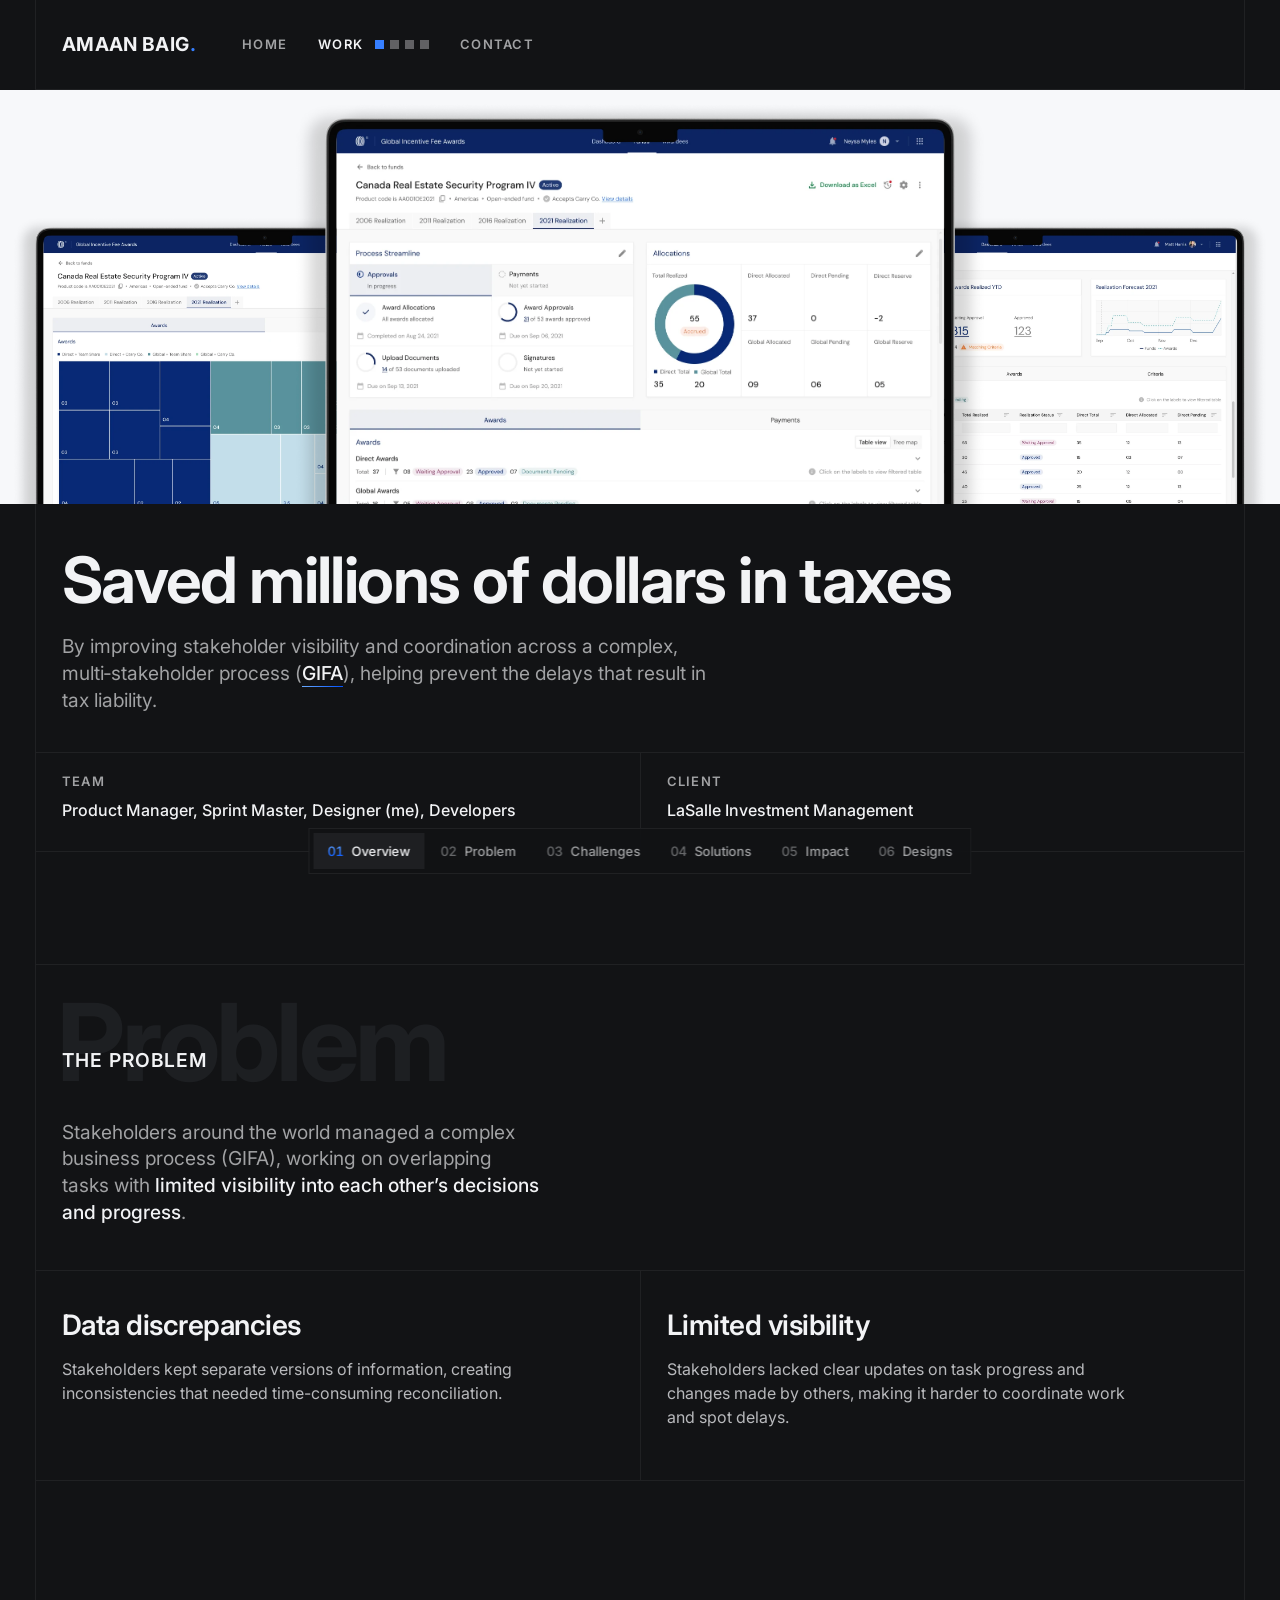
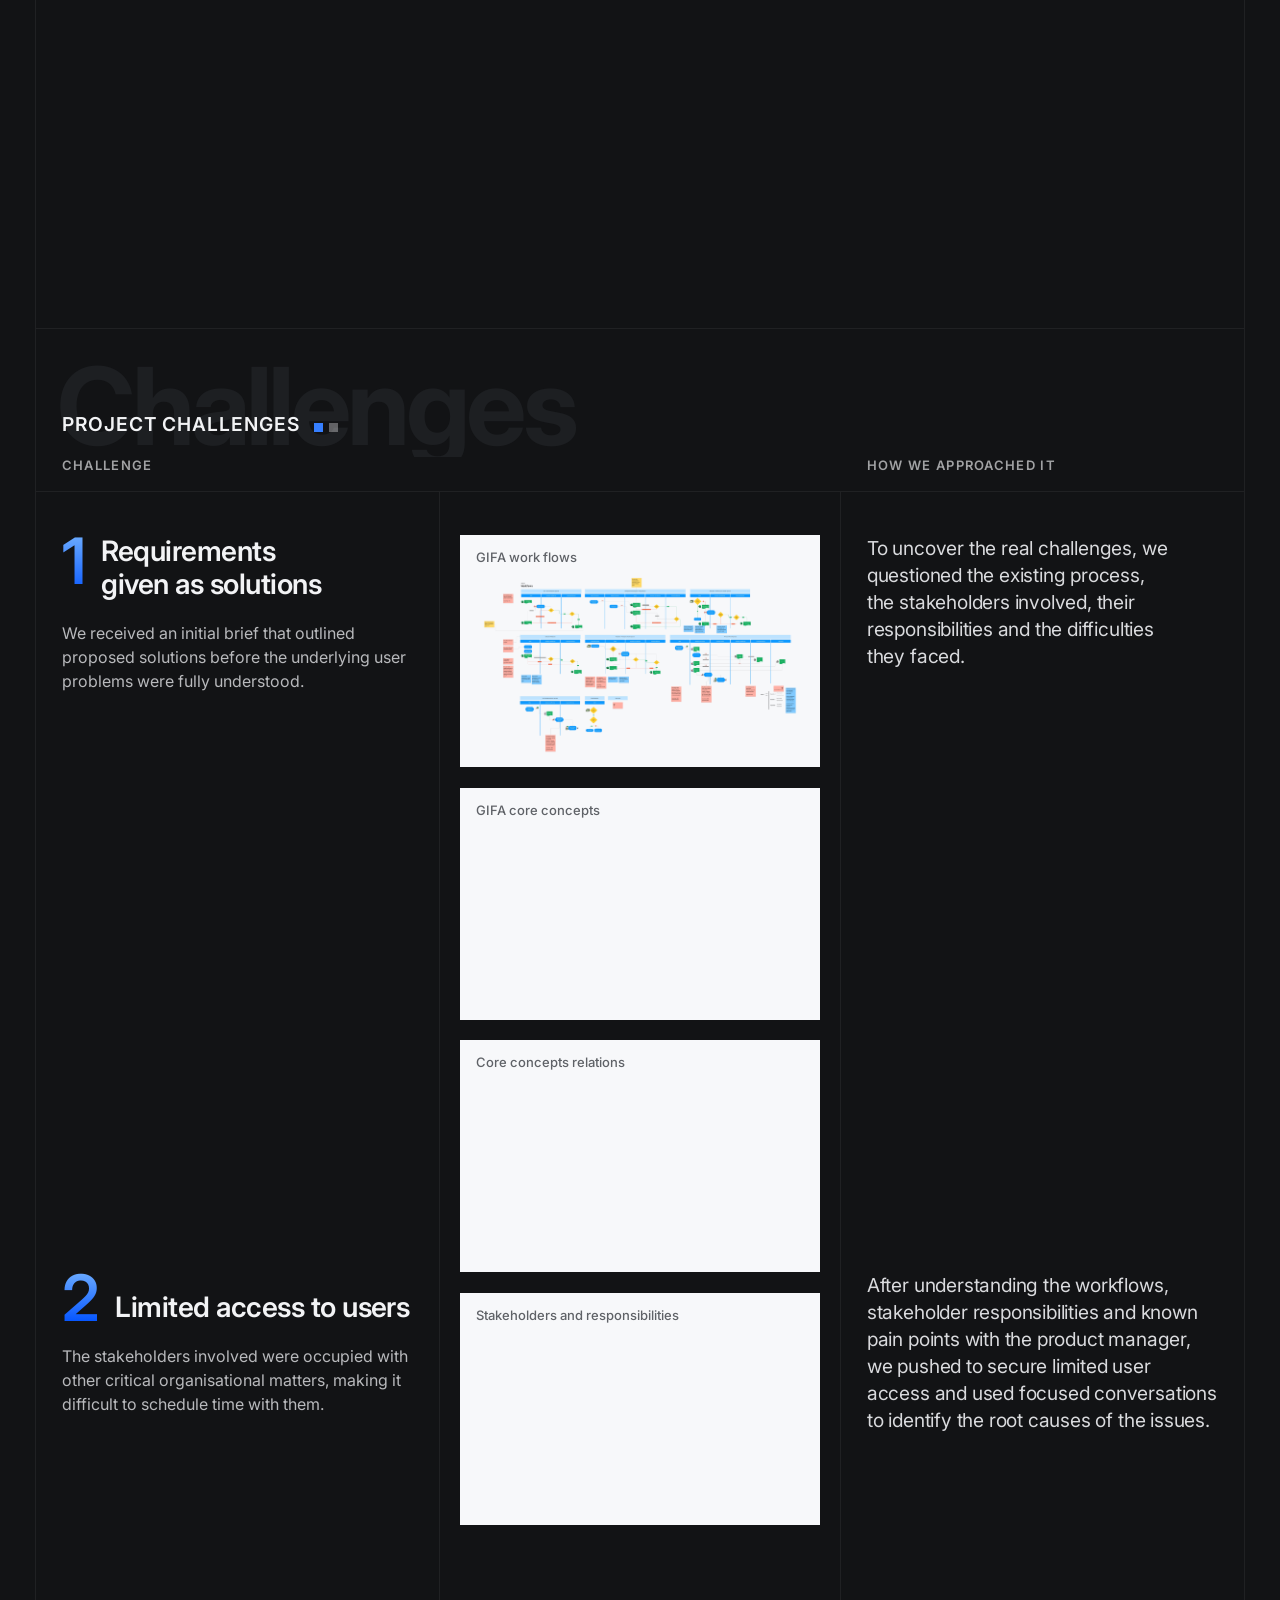
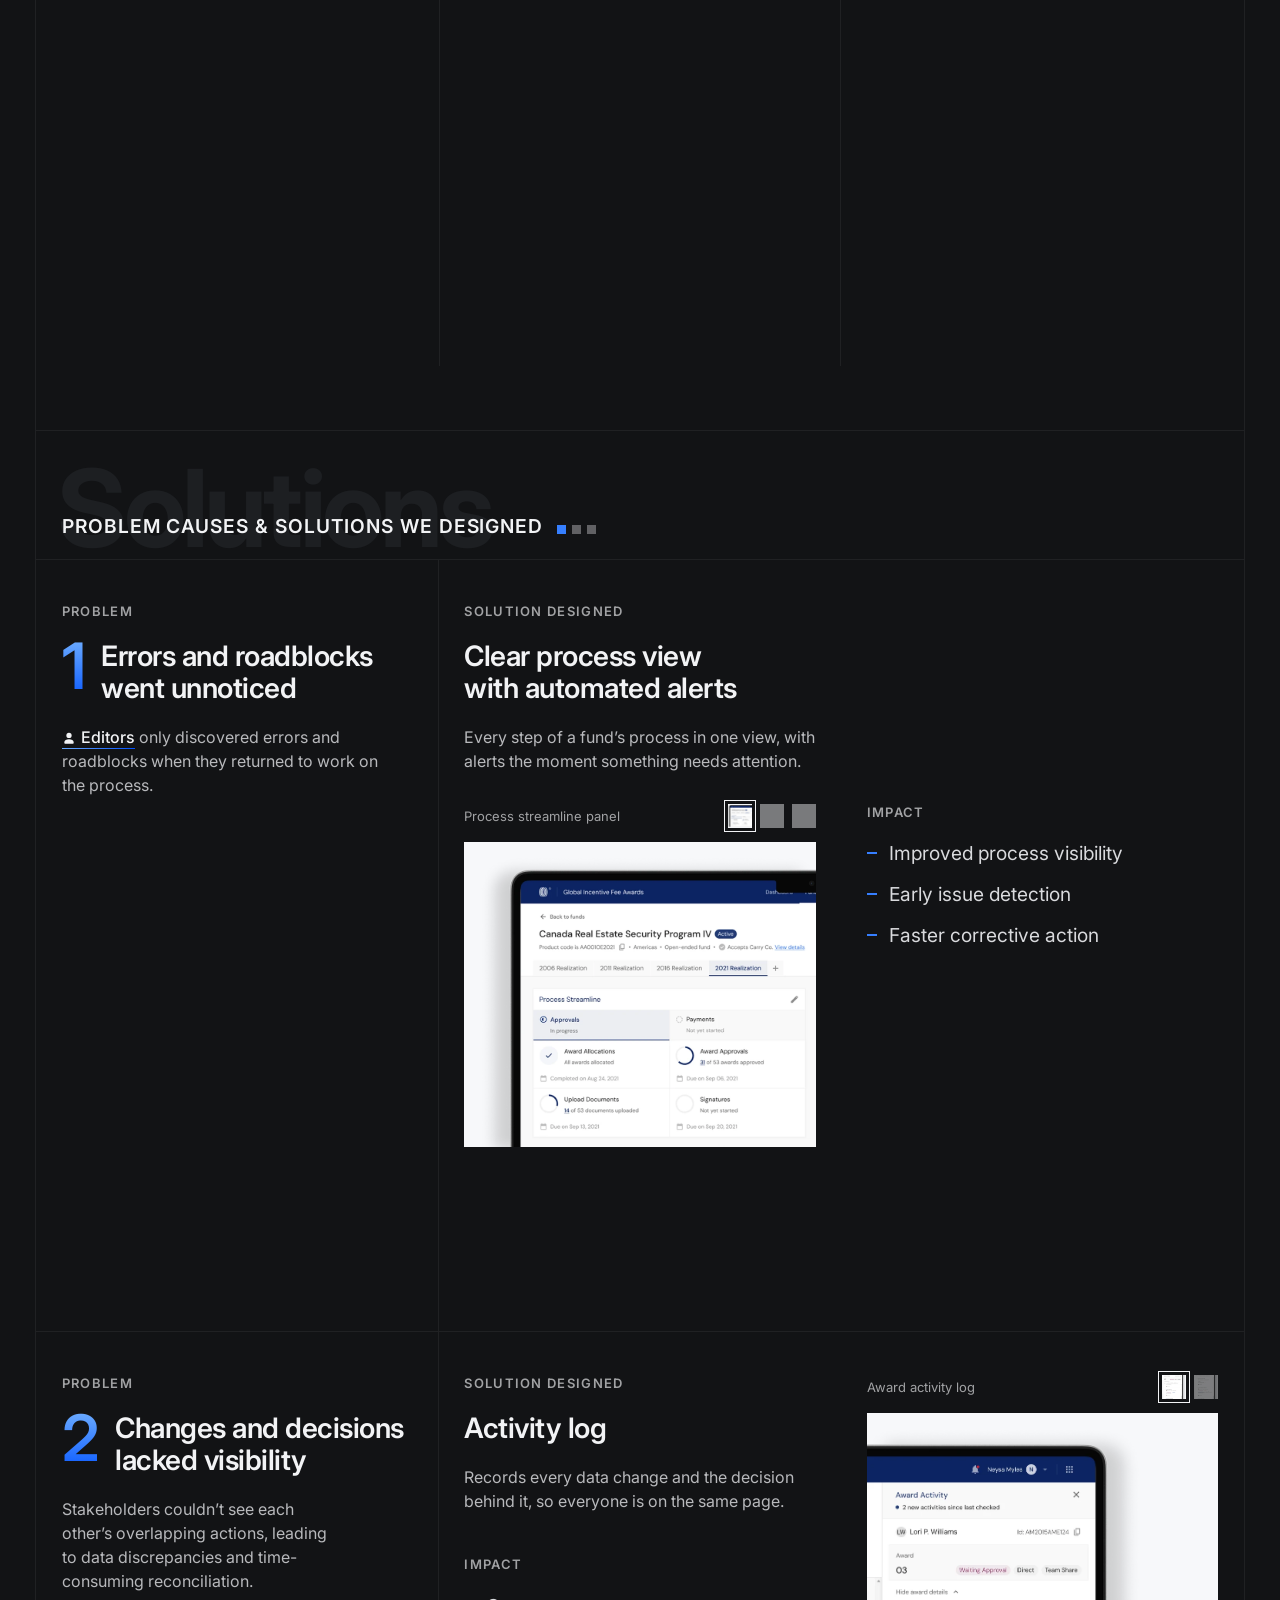
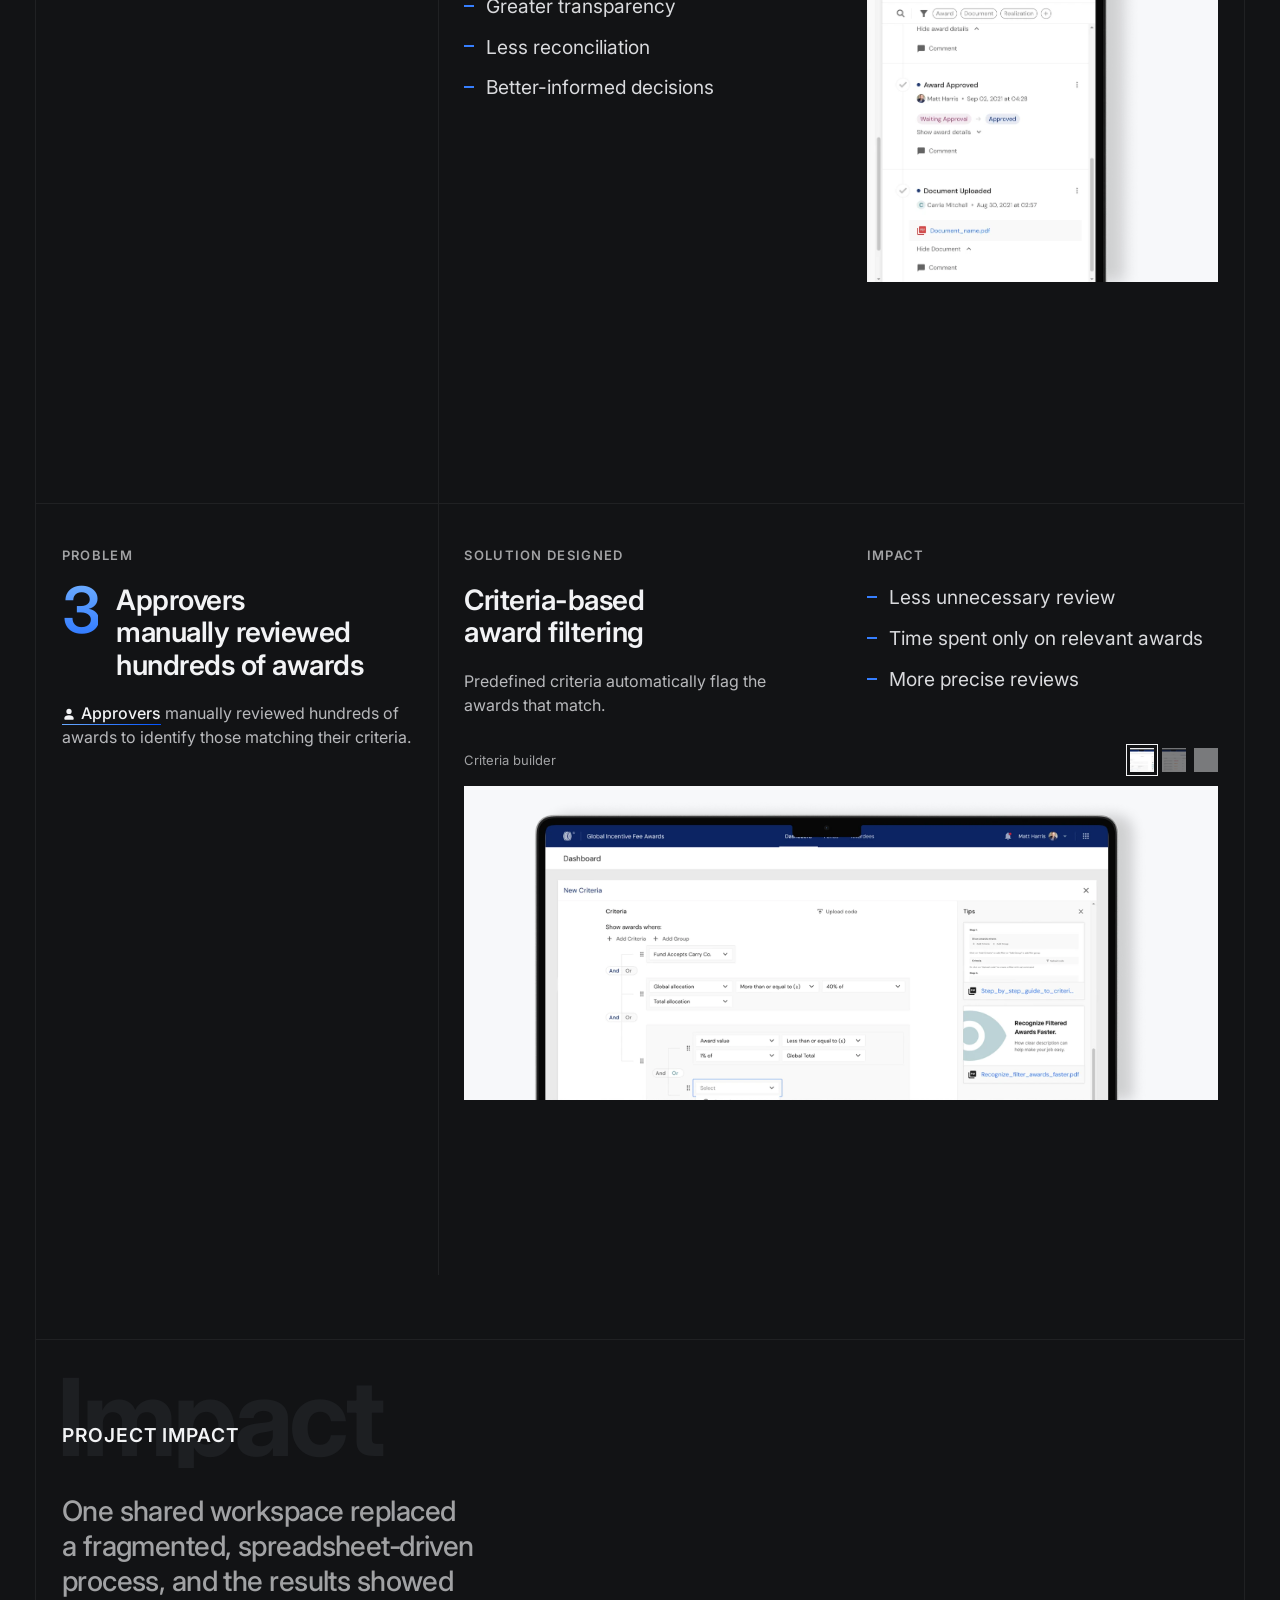
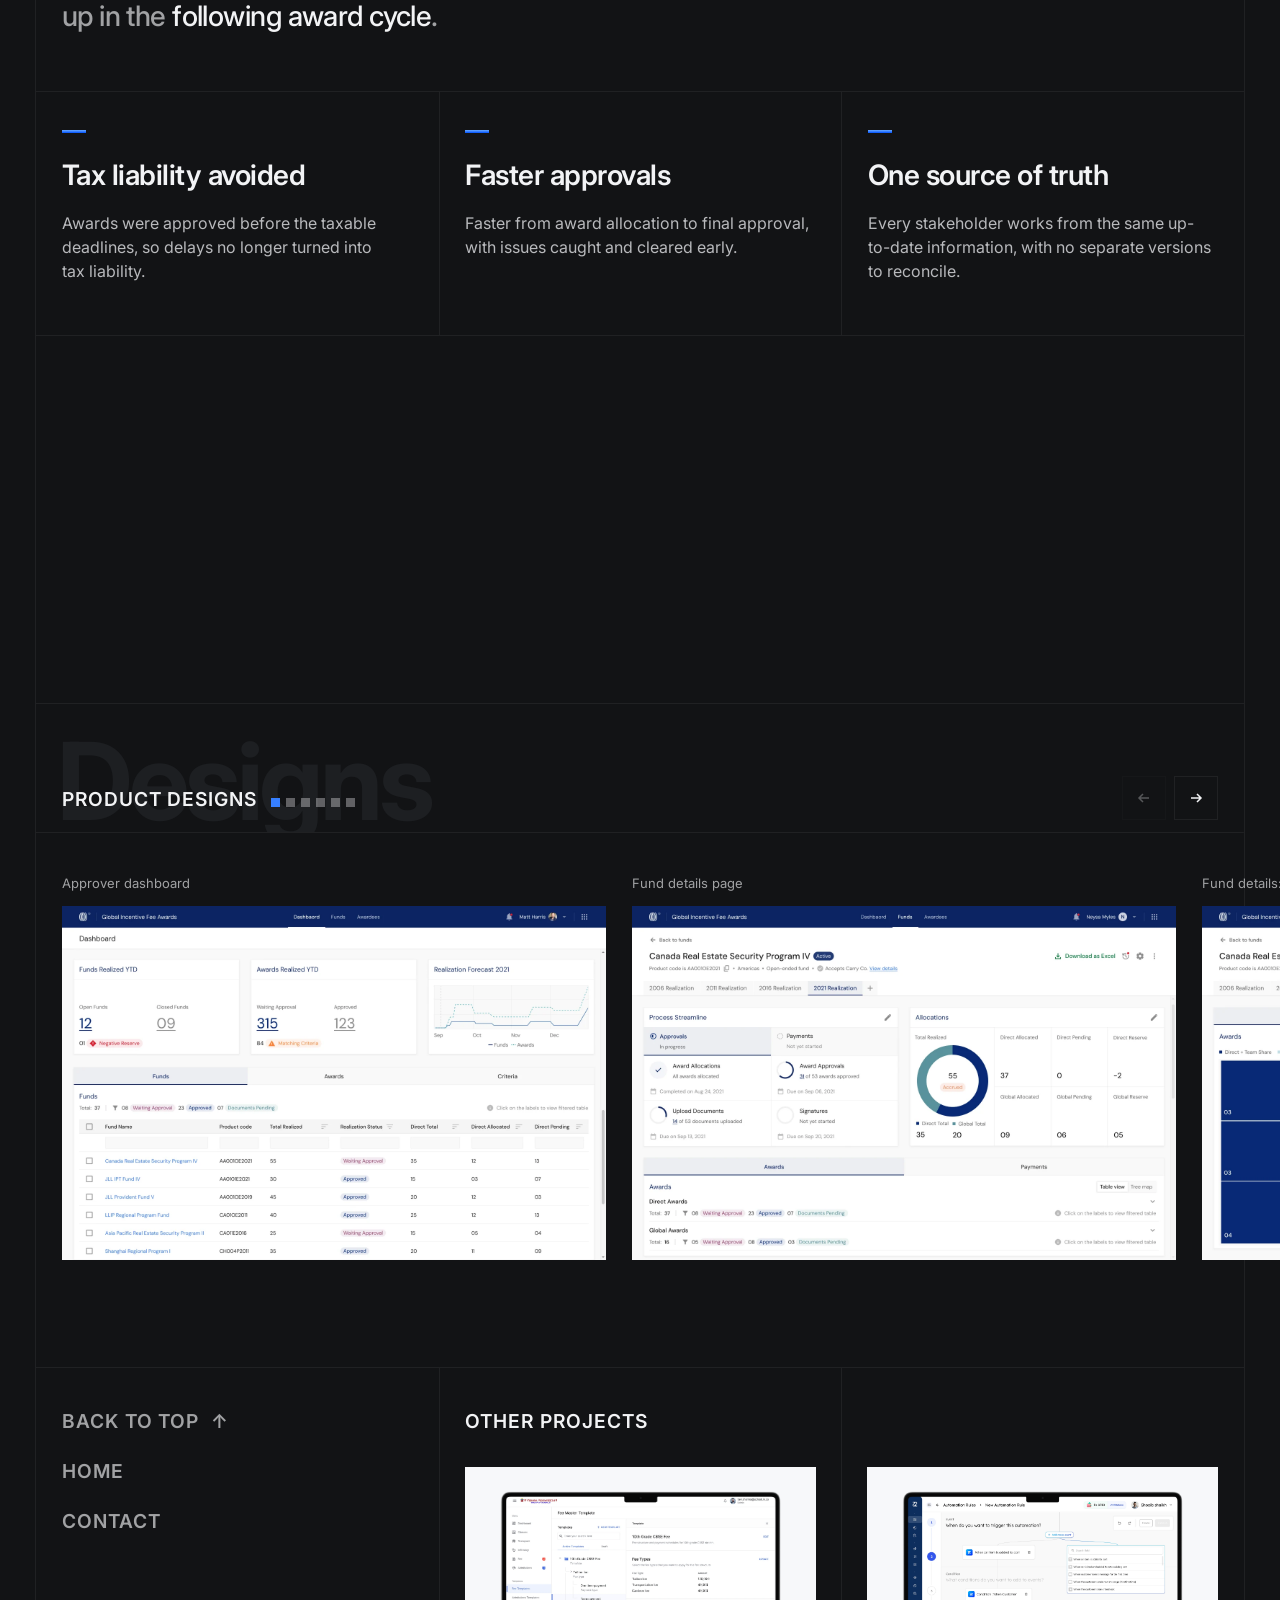
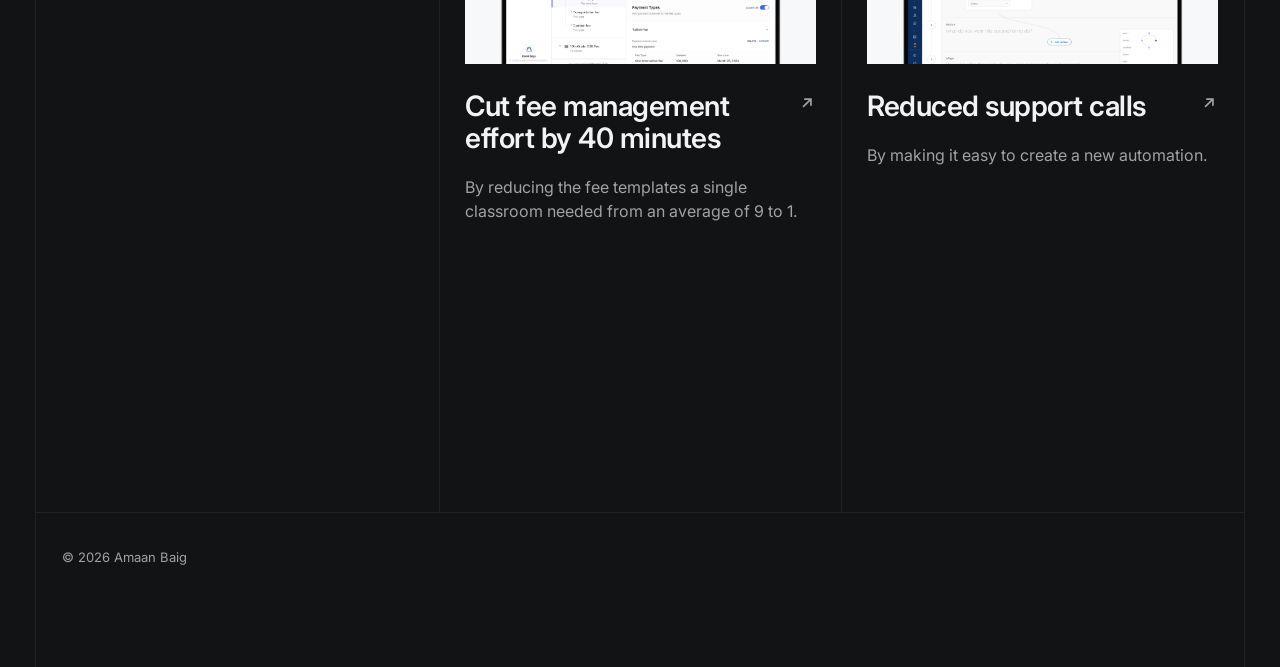
<file: case-studies/global-incentive-fee-awards/index.html>
<!doctype html>
<html lang="en">
<head>
  <meta charset="utf-8">
  <meta name="viewport" content="width=device-width, initial-scale=1">
  <title>Global Incentive Fee Awards · Case study</title>
  <link rel="icon" href="../../favicon.svg?v=2" type="image/svg+xml">
  <meta name="description" content="How improving stakeholder visibility and coordination in a complex, multi-stakeholder process saved millions of dollars in taxes.">
  <!-- the link preview when the page is shared: the hero as a 1200×630 card -->
  <meta property="og:type" content="website">
  <meta property="og:site_name" content="Amaan Baig">
  <meta property="og:title" content="Global Incentive Fee Awards · Case study">
  <meta property="og:description" content="How improving stakeholder visibility and coordination in a complex, multi-stakeholder process saved millions of dollars in taxes.">
  <meta property="og:url" content="https://www.iamamaanbaig.com/case-studies/global-incentive-fee-awards/">
  <meta property="og:image" content="https://www.iamamaanbaig.com/assets/og-image.jpg">
  <meta property="og:image:width" content="1200">
  <meta property="og:image:height" content="630">
  <meta property="og:image:alt" content="UX &amp; Product Designer: I make complicated software feel obvious. Amaan Baig's signature in blue light.">
  <meta name="twitter:card" content="summary_large_image">
  <link rel="preconnect" href="https://fonts.googleapis.com">
  <link rel="preconnect" href="https://fonts.gstatic.com" crossorigin>
  <link rel="stylesheet" href="https://fonts.googleapis.com/css2?family=Inter:ital,opsz,wght@0,14..32,100..900;1,14..32,100..900&display=swap">
  <link rel="stylesheet" href="../../styles.css?v=r6">
  <link rel="stylesheet" href="../case-study.css?v=r6">
  <script src="../case-study.js?v=r6" defer></script>
</head>
<body>
  <main class="page">
    <!-- Hero: screen, title, summary and project facts -->
    <section class="hero" id="overview" data-stop>
      <!-- the site header: opens the first screen, then floats (case-study.js) -->
      <div class="head-slot">
        <header class="site-head">
          <a class="logo" href="../../">Amaan Baig<span>.</span></a>
          <nav class="site-nav" aria-label="Main"><a href="../../">Home</a><span class="nav-work"><a href="../../#work" aria-current="true">Work</a><span class="sq-row"><a class="sq" href="../../#gifa" aria-label="Case study 1: Saved millions of dollars in taxes" aria-current="true"></a><a class="sq" href="../../#fee-management" aria-label="Case study 2: Cut fee management effort by 40 minutes"></a><a class="sq" href="../../#creating-automation" aria-label="Case study 3: Reduced support calls"></a><a class="sq" href="../../#stamp" aria-label="Case study 4, coming soon: Reduced the compliance review effort with AI"></a></span></span><a href="../../#contact">Contact</a></nav>
        </header>
      </div>
      <div class="hero-shot">
        <!-- three screens, composed: dashboard (right) and tree map (left) behind the fund realisation screen -->
        <div class="hero-comp">
          <img class="hc-left" src="../../GIFAcasestudyimages/GIFAheroleft.webp" alt="" width="1653" height="1092" loading="eager" decoding="async">
          <img class="hc-right" src="../../GIFAcasestudyimages/GIFAheroright.webp" alt="" width="1653" height="1092" loading="eager" decoding="async">
          <img class="hc-center" src="../../GIFAcasestudyimages/GIFAherocenter.webp" alt="Global Incentive Fee Awards: a fund’s realisation screen with the process streamline, allocations and awards, in front of the tree map and the dashboard" width="1733" height="1092" fetchpriority="high" decoding="async">
        </div>
      </div>
      <div class="hero-body">
        <h1>Saved millions of dollars in taxes</h1>
        <p class="lede">By improving stakeholder visibility and coordination across a complex, multi&#8209;stakeholder process (<span class="term" tabindex="0" aria-describedby="tip-gifa"><span class="accent">GIFA</span><span class="tip" id="tip-gifa" role="tooltip">Global Incentive Fee Awards</span></span>), helping prevent the delays that result in tax liability.</p>
      </div>
      <dl class="facts">
        <div><dt>Team</dt><dd>Product Manager, Sprint Master, Designer (me), Developers</dd></div>
        <div><dt>Client</dt><dd>LaSalle Investment Management</dd></div>
      </dl>
    </section>

    <!-- The problem -->
    <section class="panel problem" id="problem" aria-labelledby="problem-title" data-stop>
      <header class="sec-head">
        <span class="ghost" aria-hidden="true">Problem</span>
        <h2 class="sec-title" id="problem-title">The problem</h2>
      </header>
      <p class="lede">Stakeholders around the world managed a complex business process (GIFA), working on overlapping tasks with <strong>limited visibility into each other’s decisions and progress</strong>.</p>
      <div class="cards">
        <article class="card">
          <h3>Data discrepancies</h3>
          <p>Stakeholders kept separate versions of information, creating inconsistencies that needed time-consuming reconciliation.</p>
        </article>
        <article class="card">
          <h3>Limited visibility</h3>
          <p>Stakeholders lacked clear updates on task progress and changes made by others, making it harder to coordinate work and spot delays.</p>
        </article>
      </div>
    </section>

    <!-- Project challenges: the title stays pinned while each challenge snaps into place -->
    <section class="panel challenges snap-sec" id="challenges" aria-labelledby="challenges-title" data-stop>
      <div class="ch-sticky pin">
      <header class="sec-head">
        <span class="ghost" aria-hidden="true">Challenges</span>
        <h2 class="sec-title" id="challenges-title">Project challenges <span class="count" aria-hidden="true"></span></h2>
      </header>
      <div class="ch-labels" aria-hidden="true">
        <span>Challenge</span>
        <span></span>
        <span>How we approached it</span>
      </div>
      </div>

      <div class="ch-grid">
        <!-- one continuous image strip; it scrolls with the page while the challenges snap -->
        <div class="ch-media" aria-label="Research images">
          <figure class="ch-fig">
            <figcaption>GIFA work flows</figcaption>
            <button type="button" class="zoom" aria-label="Enlarge: GIFA work flows">
              <img src="../../GIFAcasestudyimages/web/GIFA%20work%20flows.webp" alt="GIFA workflows: swimlane diagrams of each process stage across editors, approvers and finance, with open questions" width="5282" height="2973" loading="lazy" decoding="async">
              <span class="zoom-ic" aria-hidden="true"><svg viewBox="0 0 16 16"><circle cx="7" cy="7" r="4.5"/><path d="M10.5 10.5 14 14M7 5v4M5 7h4"/></svg></span>
            </button>
          </figure>
          <figure class="ch-fig">
            <figcaption>GIFA core concepts</figcaption>
            <button type="button" class="zoom" aria-label="Enlarge: GIFA core concepts">
              <img src="../../GIFAcasestudyimages/GIFA%20core%20concepts.webp" alt="GIFA core concepts: employee types, award types, user types and participation, as sticky notes" width="6206" height="2712" loading="lazy" decoding="async">
              <span class="zoom-ic" aria-hidden="true"><svg viewBox="0 0 16 16"><circle cx="7" cy="7" r="4.5"/><path d="M10.5 10.5 14 14M7 5v4M5 7h4"/></svg></span>
            </button>
          </figure>
          <figure class="ch-fig">
            <figcaption>Core concepts relations</figcaption>
            <button type="button" class="zoom" aria-label="Enlarge: Core concepts relations">
              <img src="../../GIFAcasestudyimages/Core%20concepts%20relations.webp" alt="How the core concepts relate: employee type, participation and the award types each is eligible for" width="3808" height="1808" loading="lazy" decoding="async">
              <span class="zoom-ic" aria-hidden="true"><svg viewBox="0 0 16 16"><circle cx="7" cy="7" r="4.5"/><path d="M10.5 10.5 14 14M7 5v4M5 7h4"/></svg></span>
            </button>
          </figure>
          <figure class="ch-fig">
            <figcaption>Stakeholders and responsibilities</figcaption>
            <button type="button" class="zoom" aria-label="Enlarge: Stakeholders and responsibilities">
              <img src="../../GIFAcasestudyimages/Stakeholders%20and%20responsibilities.webp" alt="Stakeholders and their responsibilities: users mapped against personas, with each persona’s duties and open questions" width="1858" height="1354" loading="lazy" decoding="async">
              <span class="zoom-ic" aria-hidden="true"><svg viewBox="0 0 16 16"><circle cx="7" cy="7" r="4.5"/><path d="M10.5 10.5 14 14M7 5v4M5 7h4"/></svg></span>
            </button>
          </figure>
        </div>

        <div class="ch-text r1" data-row data-stop>
          <span class="num accent" aria-hidden="true">1</span>
          <h3>Requirements given as solutions</h3>
          <p>We received an initial brief that outlined proposed solutions before the underlying user problems were fully understood.</p>
        </div>
        <div class="ch-approach r1">
          <span class="m-label">How we approached it</span>
          <p>To uncover the real challenges, we questioned the existing process, the stakeholders involved, their responsibilities and the difficulties they faced.</p>
          <div class="m-media">
          <figure class="ch-fig">
            <figcaption>GIFA work flows</figcaption>
            <button type="button" class="zoom" aria-label="Enlarge: GIFA work flows">
              <img src="../../GIFAcasestudyimages/web/GIFA%20work%20flows.webp" alt="GIFA workflows: swimlane diagrams of each process stage across editors, approvers and finance, with open questions" width="5282" height="2973" loading="lazy" decoding="async">
              <span class="zoom-ic" aria-hidden="true"><svg viewBox="0 0 16 16"><circle cx="7" cy="7" r="4.5"/><path d="M10.5 10.5 14 14M7 5v4M5 7h4"/></svg></span>
            </button>
          </figure>
          <figure class="ch-fig">
            <figcaption>GIFA core concepts</figcaption>
            <button type="button" class="zoom" aria-label="Enlarge: GIFA core concepts">
              <img src="../../GIFAcasestudyimages/GIFA%20core%20concepts.webp" alt="GIFA core concepts: employee types, award types, user types and participation, as sticky notes" width="6206" height="2712" loading="lazy" decoding="async">
              <span class="zoom-ic" aria-hidden="true"><svg viewBox="0 0 16 16"><circle cx="7" cy="7" r="4.5"/><path d="M10.5 10.5 14 14M7 5v4M5 7h4"/></svg></span>
            </button>
          </figure>
          </div>
        </div>

        <div class="ch-text r2" data-row data-stop>
          <span class="num accent" aria-hidden="true">2</span>
          <h3>Limited access to users</h3>
          <p>The stakeholders involved were occupied with other critical organisational matters, making it difficult to schedule time with them.</p>
        </div>
        <div class="ch-approach r2">
          <span class="m-label">How we approached it</span>
          <p>After understanding the workflows, stakeholder responsibilities and known pain points with the product manager, we pushed to secure limited user access and used focused conversations to identify the root causes of the issues.</p>
          <div class="m-media">
          <figure class="ch-fig">
            <figcaption>Core concepts relations</figcaption>
            <button type="button" class="zoom" aria-label="Enlarge: Core concepts relations">
              <img src="../../GIFAcasestudyimages/Core%20concepts%20relations.webp" alt="How the core concepts relate: employee type, participation and the award types each is eligible for" width="3808" height="1808" loading="lazy" decoding="async">
              <span class="zoom-ic" aria-hidden="true"><svg viewBox="0 0 16 16"><circle cx="7" cy="7" r="4.5"/><path d="M10.5 10.5 14 14M7 5v4M5 7h4"/></svg></span>
            </button>
          </figure>
          <figure class="ch-fig">
            <figcaption>Stakeholders and responsibilities</figcaption>
            <button type="button" class="zoom" aria-label="Enlarge: Stakeholders and responsibilities">
              <img src="../../GIFAcasestudyimages/Stakeholders%20and%20responsibilities.webp" alt="Stakeholders and their responsibilities: users mapped against personas, with each persona’s duties and open questions" width="1858" height="1354" loading="lazy" decoding="async">
              <span class="zoom-ic" aria-hidden="true"><svg viewBox="0 0 16 16"><circle cx="7" cy="7" r="4.5"/><path d="M10.5 10.5 14 14M7 5v4M5 7h4"/></svg></span>
            </button>
          </figure>
          </div>
        </div>
      </div>
    </section>

    <!-- Problems & solutions: the title and column labels stay pinned while each solution snaps into place -->
    <section class="panel solutions snap-sec" id="solutions" aria-labelledby="solutions-title" data-stop>
      <div class="pin">
        <header class="sec-head">
          <span class="ghost" aria-hidden="true">Solutions</span>
          <h2 class="sec-title" id="solutions-title">Problem causes &amp; solutions we designed <span class="count" aria-hidden="true"></span></h2>
        </header>
      </div>

      <article class="sol-row v1" data-row data-stop>
        <div class="sol-problem">
          <span class="sol-label">Problem</span>
          <span class="num accent" aria-hidden="true">1</span>
          <h3>Errors and roadblocks went unnoticed</h3>
          <p><span class="term persona" tabindex="0" aria-describedby="tip-editor"><span class="persona-ic" aria-hidden="true"></span><span class="accent">Editors</span><span class="tip tip-start" id="tip-editor" role="tooltip">Persona responsible for opening, closing and moderating the realisation (GIFA).</span></span> only discovered errors and roadblocks when they returned to work on the process.</p>
        </div>
        <div class="sol-solution">
          <span class="sol-label">Solution designed</span>
          <h3>Clear process view with automated alerts</h3>
          <p>Every step of a fund’s process in one view, with alerts the moment something needs attention.</p>
        </div>
        <div class="sol-impact">
          <span class="sol-label">Impact</span>
          <ul><li>Improved process visibility</li><li>Early issue detection</li><li>Faster corrective action</li></ul>
        </div>
        <figure class="sol-shot">
          <figcaption>
            <span class="sol-cap">Process streamline panel</span>
            <span class="thumbs" role="group" aria-label="Screens">
              <button type="button" class="thumb on" aria-label="Show Process streamline panel" aria-pressed="true"><img src="../../GIFAcasestudyimages/Process%20streamline%20panel.webp" alt="" loading="lazy" decoding="async"></button>
              <button type="button" class="thumb" aria-label="Show Process streamline panel features" aria-pressed="false"><img src="../../GIFAcasestudyimages/Process%20streamline%20pannel%20features.webp" alt="" loading="lazy" decoding="async"></button>
              <button type="button" class="thumb" aria-label="Show Process streamline automation" aria-pressed="false"><img src="../../GIFAcasestudyimages/Process%20streamline%20automation.webp" alt="" loading="lazy" decoding="async"></button>
            </span>
          </figcaption>
          <button type="button" class="shot sol-view" aria-label="Enlarge: Process streamline panel">
            <img class="on" src="../../GIFAcasestudyimages/Process%20streamline%20panel.webp" alt="A fund’s realisation page with the Process streamline panel: approvals and payments stages, each step’s status and due date" data-label="Process streamline panel" data-bleed="rb" style="--cut: 805 / 760" width="878" height="805" loading="lazy" decoding="async">
            <img src="../../GIFAcasestudyimages/Process%20streamline%20pannel%20features.webp" alt="The Process streamline panel annotated: all stages progress together, a clear view of each stage’s progress, and due dates with timely alerts" data-label="Process streamline panel features" width="1042" height="1008" loading="lazy" decoding="async">
            <img src="../../GIFAcasestudyimages/Process%20streamline%20automation.webp" alt="Automated alerts: an overdue or soon-due step is flagged in the panel and triggers an email alert" data-label="Process streamline automation" width="1042" height="1008" loading="lazy" decoding="async">
            <span class="zoom-ic" aria-hidden="true"><svg viewBox="0 0 16 16"><circle cx="7" cy="7" r="4.5"/><path d="M10.5 10.5 14 14M7 5v4M5 7h4"/></svg></span>
          </button>
        </figure>
      </article>

      <article class="sol-row v2" data-row data-stop>
        <div class="sol-problem">
          <span class="sol-label">Problem</span>
          <span class="num accent" aria-hidden="true">2</span>
          <h3>Changes and decisions lacked visibility</h3>
          <p>Stakeholders couldn’t see each other’s overlapping actions, leading to data discrepancies and time-consuming reconciliation.</p>
        </div>
        <div class="sol-solution">
          <span class="sol-label">Solution designed</span>
          <h3>Activity log</h3>
          <p>Records every data change and the decision behind it, so everyone is on the same page.</p>
        </div>
        <div class="sol-impact">
          <span class="sol-label">Impact</span>
          <ul><li>Greater transparency</li><li>Less reconciliation</li><li>Better-informed decisions</li></ul>
        </div>
        <figure class="sol-shot">
          <figcaption>
            <span class="sol-cap">Award activity log</span>
            <span class="thumbs" role="group" aria-label="Screens">
              <button type="button" class="thumb on" aria-label="Show Award activity log" aria-pressed="true"><img src="../../GIFAcasestudyimages/Award%20Activity%20Log.webp" alt="" loading="lazy" decoding="async"></button>
              <button type="button" class="thumb" aria-label="Show Realization activity log" aria-pressed="false"><img src="../../GIFAcasestudyimages/Realization%20Activity%20Log.webp" alt="" loading="lazy" decoding="async"></button>
            </span>
          </figcaption>
          <button type="button" class="shot sol-view" aria-label="Enlarge: Award activity log">
            <img class="on" src="../../GIFAcasestudyimages/Award%20Activity%20Log.webp" alt="Award activity log: a timeline of an award’s changes, approvals and uploaded documents, each with who, when and comments" data-label="Award activity log" data-bleed="lb" style="--cut: 1092 / 1051" width="637" height="1092" loading="lazy" decoding="async">
            <img src="../../GIFAcasestudyimages/Realization%20Activity%20Log.webp" alt="Realization activity log: a timeline of changes across a realisation, such as participants added and awards marked for revision" data-label="Realization activity log" data-bleed="lb" style="--cut: 1092 / 1051" width="637" height="1092" loading="lazy" decoding="async">
            <span class="zoom-ic" aria-hidden="true"><svg viewBox="0 0 16 16"><circle cx="7" cy="7" r="4.5"/><path d="M10.5 10.5 14 14M7 5v4M5 7h4"/></svg></span>
          </button>
        </figure>
      </article>

      <article class="sol-row v3" data-row data-stop>
        <div class="sol-problem">
          <span class="sol-label">Problem</span>
          <span class="num accent" aria-hidden="true">3</span>
          <h3>Approvers manually reviewed hundreds of awards</h3>
          <p><span class="term persona" tabindex="0" aria-describedby="tip-approver"><span class="persona-ic" aria-hidden="true"></span><span class="accent">Approvers</span><span class="tip tip-start" id="tip-approver" role="tooltip">Persona responsible for reviewing and giving final approval on all realisation (GIFA) decisions.</span></span> manually reviewed hundreds of awards to identify those matching their criteria.</p>
        </div>
        <div class="sol-solution">
          <span class="sol-label">Solution designed</span>
          <h3>Criteria-based award filtering</h3>
          <p>Predefined criteria automatically flag the awards that match.</p>
        </div>
        <div class="sol-impact">
          <span class="sol-label">Impact</span>
          <ul><li>Less unnecessary review</li><li>Time spent only on relevant awards</li><li>More precise reviews</li></ul>
        </div>
        <figure class="sol-shot">
          <figcaption>
            <span class="sol-cap">Criteria builder</span>
            <span class="thumbs" role="group" aria-label="Screens">
              <button type="button" class="thumb on" aria-label="Show Criteria builder" aria-pressed="true"><img src="../../GIFAcasestudyimages/Criteria%20builder.webp" alt="" loading="lazy" decoding="async"></button>
              <button type="button" class="thumb" aria-label="Show Saved criteria" aria-pressed="false"><img src="../../GIFAcasestudyimages/Saved%20Criteria.webp" alt="" loading="lazy" decoding="async"></button>
              <button type="button" class="thumb" aria-label="Show Flagged award" aria-pressed="false"><img src="../../GIFAcasestudyimages/Flagged%20award.webp" alt="" loading="lazy" decoding="async"></button>
            </span>
          </figcaption>
          <button type="button" class="shot sol-view" aria-label="Enlarge: Criteria builder">
            <img class="on" src="../../GIFAcasestudyimages/Criteria%20builder.webp" alt="Criteria builder: conditions on fund, allocation and award value combined with and/or groups, with tips alongside" data-label="Criteria builder" data-bleed="b" style="--cut: 851 / 810" width="1653" height="851" loading="lazy" decoding="async">
            <img src="../../GIFAcasestudyimages/Saved%20Criteria.webp" alt="Saved criteria: a list of criteria with their description, severity and the number of funds each one flags" data-label="Saved criteria" data-bleed="b" style="--cut: 851 / 810" width="1653" height="851" loading="lazy" decoding="async">
            <img src="../../GIFAcasestudyimages/Flagged%20award.webp" alt="Flagged award: awards matching a criterion are flagged in the table, and the award panel explains why, with approve and mark for revision actions" data-label="Flagged award" data-bleed="b" style="--cut: 851 / 810" width="1653" height="851" loading="lazy" decoding="async">
            <span class="zoom-ic" aria-hidden="true"><svg viewBox="0 0 16 16"><circle cx="7" cy="7" r="4.5"/><path d="M10.5 10.5 14 14M7 5v4M5 7h4"/></svg></span>
          </button>
        </figure>
      </article>
    </section>

    <!-- Project impact: the overall outcome, one screen -->
    <section class="panel impact" id="impact" aria-labelledby="impact-title" data-stop>
      <header class="sec-head">
        <span class="ghost" aria-hidden="true">Impact</span>
        <h2 class="sec-title" id="impact-title">Project impact</h2>
      </header>
      <p class="impact-lead">One shared workspace replaced a fragmented, spreadsheet&#8209;driven process, and the results showed up in the <strong>following award cycle</strong>.</p>
      <div class="outcomes">
        <article class="outcome">
          <span class="tick" aria-hidden="true"></span>
          <h3>Tax liability avoided</h3>
          <p>Awards were approved before the taxable deadlines, so delays no longer turned into tax liability.</p>
        </article>
        <article class="outcome">
          <span class="tick" aria-hidden="true"></span>
          <h3>Faster approvals</h3>
          <p>Faster from award allocation to final approval, with issues caught and cleared early.</p>
        </article>
        <article class="outcome">
          <span class="tick" aria-hidden="true"></span>
          <h3>One source of truth</h3>
          <p>Every stakeholder works from the same up-to-date information, with no separate versions to reconcile.</p>
        </article>
      </div>
    </section>

    <!-- Product designs: a horizontal strip of screens; drag it or use the arrows to move it along -->
    <section class="panel designs" id="designs" aria-labelledby="designs-title" data-stop>
      <header class="sec-head">
        <span class="ghost" aria-hidden="true">Designs</span>
        <h2 class="sec-title" id="designs-title">Product designs <span class="count" aria-hidden="true"></span></h2>
        <div class="ds-head-end">
          <div class="ds-arrows">
            <button type="button" class="ds-arrow" data-dir="-1" aria-label="Previous screen"><svg viewBox="0 0 16 16" aria-hidden="true"><path d="M13 8H3M7 4 3 8l4 4"/></svg></button>
            <button type="button" class="ds-arrow" data-dir="1" aria-label="Next screen"><svg viewBox="0 0 16 16" aria-hidden="true"><path d="M3 8h10M9 4l4 4-4 4"/></svg></button>
          </div>
        </div>
      </header>
      <div class="ds-viewport">
        <div class="ds-strip">
          <figure class="ds-fig">
            <figcaption>Approver dashboard</figcaption>
            <button type="button" class="ds-view" aria-label="Enlarge: Approver dashboard">
              <img src="../../GIFAcasestudyimages/Approver%20Dashbaord.webp" alt="Approver dashboard: funds and awards realised this year, awards waiting approval or matching criteria, the realisation forecast and the funds table" width="1512" height="982" loading="lazy" decoding="async" draggable="false">
              <span class="zoom-ic" aria-hidden="true"><svg viewBox="0 0 16 16"><circle cx="7" cy="7" r="4.5"/><path d="M10.5 10.5 14 14M7 5v4M5 7h4"/></svg></span>
            </button>
          </figure>
          <figure class="ds-fig">
            <figcaption>Fund details page</figcaption>
            <button type="button" class="ds-view" aria-label="Enlarge: Fund details page">
              <img src="../../GIFAcasestudyimages/GIFA%20fund%20details%20page.webp" alt="Fund details page: the process streamline, allocations, and direct and global awards for one realisation" width="1512" height="982" loading="lazy" decoding="async" draggable="false">
              <span class="zoom-ic" aria-hidden="true"><svg viewBox="0 0 16 16"><circle cx="7" cy="7" r="4.5"/><path d="M10.5 10.5 14 14M7 5v4M5 7h4"/></svg></span>
            </button>
          </figure>
          <figure class="ds-fig">
            <figcaption>Fund details: tree map view</figcaption>
            <button type="button" class="ds-view" aria-label="Enlarge: Fund details: tree map view">
              <img src="../../GIFAcasestudyimages/Fund%20detais%20-%20Tree%20map%20view.webp" alt="Fund details in tree map view: awards sized by points and grouped by employee and award type" width="1512" height="982" loading="lazy" decoding="async" draggable="false">
              <span class="zoom-ic" aria-hidden="true"><svg viewBox="0 0 16 16"><circle cx="7" cy="7" r="4.5"/><path d="M10.5 10.5 14 14M7 5v4M5 7h4"/></svg></span>
            </button>
          </figure>
          <figure class="ds-fig">
            <figcaption>Realization activity panel</figcaption>
            <button type="button" class="ds-view" aria-label="Enlarge: Realization activity panel">
              <img src="../../GIFAcasestudyimages/Realization%20activity%20panel.webp" alt="Fund details with the realization activity panel open, listing recent changes and revisions" width="1512" height="982" loading="lazy" decoding="async" draggable="false">
              <span class="zoom-ic" aria-hidden="true"><svg viewBox="0 0 16 16"><circle cx="7" cy="7" r="4.5"/><path d="M10.5 10.5 14 14M7 5v4M5 7h4"/></svg></span>
            </button>
          </figure>
          <figure class="ds-fig">
            <figcaption>New criteria: criteria editor</figcaption>
            <button type="button" class="ds-view" aria-label="Enlarge: New criteria: criteria editor">
              <img src="../../GIFAcasestudyimages/New%20Criteria%20-%20Criteria%20Editor.webp" alt="New criteria editor: conditions on allocation and award value built with and/or groups and a field picker" width="1512" height="982" loading="lazy" decoding="async" draggable="false">
              <span class="zoom-ic" aria-hidden="true"><svg viewBox="0 0 16 16"><circle cx="7" cy="7" r="4.5"/><path d="M10.5 10.5 14 14M7 5v4M5 7h4"/></svg></span>
            </button>
          </figure>
          <figure class="ds-fig">
            <figcaption>Fund details: flagged award</figcaption>
            <button type="button" class="ds-view" aria-label="Enlarge: Fund details: flagged award">
              <img src="../../GIFAcasestudyimages/Fund%20details%20-%20flagged%20award.webp" alt="A flagged award: the awards table with flagged rows and the award panel explaining the matching criteria, with approve and mark for revision" width="1512" height="982" loading="lazy" decoding="async" draggable="false">
              <span class="zoom-ic" aria-hidden="true"><svg viewBox="0 0 16 16"><circle cx="7" cy="7" r="4.5"/><path d="M10.5 10.5 14 14M7 5v4M5 7h4"/></svg></span>
            </button>
          </figure>
        </div>
      </div>
      <footer class="ds-end">
        <div class="ds-arrows">
        <button type="button" class="ds-arrow" data-dir="-1" aria-label="Previous screen"><svg viewBox="0 0 16 16" aria-hidden="true"><path d="M13 8H3M7 4 3 8l4 4"/></svg></button>
        <button type="button" class="ds-arrow" data-dir="1" aria-label="Next screen"><svg viewBox="0 0 16 16" aria-hidden="true"><path d="M3 8h10M9 4l4 4-4 4"/></svg></button>
      </div>
      </footer>
    </section>

    <!-- Site footer: links, other projects, copyright -->
    <footer class="site-foot" data-stop>
      <div class="sf-main">
        <nav class="sf-links" aria-label="Footer">
          <a href="#overview" class="to-top">Back to top <span aria-hidden="true">↑</span></a>
          <a href="../../">Home</a>
          <a href="../../#contact">Contact</a>
        </nav>
        <section class="sf-projects" aria-labelledby="op-title">
          <h2 class="sf-head" id="op-title">Other projects</h2>
          <a class="op-card" href="../fee-management/">
            <div class="shot op-fee"><img src="../../Feemanagementcasestudyimages/Heroleft.webp" alt="" loading="lazy" decoding="async"></div>
            <div class="op-title"><h3>Cut fee management effort by 40 minutes</h3><svg class="op-arrow" viewBox="0 0 16 16" aria-hidden="true"><path d="M4.5 11.5l7-7M5.5 4.5h6v6"/></svg></div>
            <p>By reducing the fee templates a single classroom needed from an average of 9&nbsp;to&nbsp;1.</p>
          </a>
          <a class="op-card" href="../creating-automation/">
            <div class="shot op-auto"><img src="../../Creatingautomationcasestudyimages/Group%201321317990.webp" alt="" loading="lazy" decoding="async"></div>
            <div class="op-title"><h3>Reduced support calls</h3><svg class="op-arrow" viewBox="0 0 16 16" aria-hidden="true"><path d="M4.5 11.5l7-7M5.5 4.5h6v6"/></svg></div>
            <p>By making it easy to create a new automation.</p>
          </a>
        </section>
      </div>
      <p class="sf-copy">© 2026 Amaan Baig</p>
    </footer>
  </main>

  <!-- Image viewer: opens from any enlargeable image, steps through the images in that section -->
  <div class="lightbox" role="dialog" aria-modal="true" aria-label="Image viewer" hidden>
    <div class="lb-bar">
      <p class="lb-label"><span class="lb-title"></span> <span class="lb-count"></span></p>
      <button type="button" class="ds-arrow lb-close" aria-label="Close"><svg viewBox="0 0 16 16" aria-hidden="true"><path d="M3.5 3.5l9 9M12.5 3.5l-9 9"/></svg></button>
    </div>
    <div class="lb-stage">
      <button type="button" class="ds-arrow lb-prev" aria-label="Previous image"><svg viewBox="0 0 16 16" aria-hidden="true"><path d="M13 8H3M7 4 3 8l4 4"/></svg></button>
      <figure class="lb-frame"><img class="lb-img" alt=""></figure>
      <button type="button" class="ds-arrow lb-next" aria-label="Next image"><svg viewBox="0 0 16 16" aria-hidden="true"><path d="M3 8h10M9 4l4 4-4 4"/></svg></button>
    </div>
  </div>

  <!-- Section index -->
  <nav class="index" aria-label="Case study sections">
    <a href="#overview"><span>01</span> Overview</a>
    <a href="#problem"><span>02</span> Problem</a>
    <a href="#challenges"><span>03</span> Challenges</a>
    <a href="#solutions"><span>04</span> Solutions</a>
    <a href="#impact"><span>05</span> Impact</a>
    <a href="#designs"><span>06</span> Designs</a>
  </nav>
  <script src="../../site-menu.js?v=r6" defer></script>
</body>
</html>
</file>
<file: styles.css>
:root {
  --bg: #121315;
  --stroke: #202123;
  --text: #F2F3F5;
  --text-2: #A1A2A4;
  --surface: #F7F8FA;
  --ghost: #1B1C1F;
  --accent: linear-gradient(180deg, #6BABFF 0%, #0051FF 100%); /* light at the top, deep at the bottom */
  --accent-solid: #367FFF; /* the gradient's midpoint, for small solid marks (squares, dashes) */
  --accent-deep: #0051FF;  /* the gradient's deep end, for hover fills */

  --columns: 4;
  --gutter: 2.75vw;
  --col: calc((100vw - 2 * var(--gutter)) / 4);
  --pad: clamp(20px, 2vw, 32px);
  --ease: cubic-bezier(.16, 1, .3, 1);
}

*,
*::before,
*::after {
  box-sizing: border-box;
}

html,
body {
  margin: 0;
  min-height: 100%;
}

body {
  min-height: 100vh;
  background: var(--bg);
  color: var(--text);
  font-family: "Inter", system-ui, -apple-system, "Segoe UI", Roboto, sans-serif;
  -webkit-font-smoothing: antialiased;
}

/* Fixed background of evenly spaced vertical strokes */
.grid-lines {
  position: fixed;
  inset: 0 var(--gutter);
  display: grid;
  grid-template-columns: repeat(var(--columns), 1fr);
  border-right: 1px solid var(--stroke);
  pointer-events: none;
  z-index: 0;
}

.grid-lines span {
  border-left: 1px solid var(--stroke);
}

.page {
  position: relative;
  z-index: 1;
  min-height: 100vh;
  padding: 0 var(--gutter);
}
</file>
<file: case-studies/case-study.css>
/* Case study, divider style (cs1v1.5). Tokens live in /styles.css.
   No background grid: structure comes from real dividers only. Each section is a framed panel that fills
   one screen, so a single scroll snaps cleanly from one section to the next. Layout runs on 3 columns. */

:root {
  --frame: var(--stroke);
  --ghost-2: #1D1F22;
  --text-body: #B8B9BC; /* descriptions: a step lighter than --text-2, so long passages read easily */
  --sticky-h: 0px;

  /* Type scale: one size per role */
  --t-display: clamp(40px, 5vw, 84px);
  --t-heading: clamp(24px, 2.2vw, 32px);
  --t-section: clamp(18px, 1.5vw, 22px);
  --t-lead: clamp(18px, 1.5vw, 22px);
  --t-body: clamp(16px, 1.25vw, 18px);
  --t-label: 13px;
  --gap-detail: clamp(16px, 1.6vw, 24px); /* headline to its detail text */
  --text-soft: #D9DADD; /* long white passages, a step below headings */
}


.page {
  padding: 0 var(--gutter);
}

/* ---------- shared ---------- */

.lede {
  margin: 0;
  max-width: 46ch;
  font-size: var(--t-lead);
  line-height: 1.4;
  color: var(--text-2);
  text-wrap: pretty;
}

.lede strong {
  font-weight: 500;
  color: var(--text);
}

/* An abbreviation explained on hover or focus: blue gradient text with a matching underline and a tooltip */
.term {
  position: relative;
  z-index: 2;
  font-weight: 500;
  cursor: help;
  outline: none;
}

.term::after {
  content: "";
  position: absolute;
  left: 0;
  right: 0;
  bottom: -2px;
  height: 1px;
  background: linear-gradient(90deg, #6BABFF, #0051FF);
}

.term .tip {
  position: absolute;
  bottom: calc(100% + 10px);
  left: 50%;
  padding: 8px 12px;
  border: 1px solid var(--stroke);
  background: #1E1F22;
  font-size: var(--t-label);
  font-weight: 500;
  line-height: 1.3;
  letter-spacing: 0;
  text-align: left;
  width: max-content;
  max-width: min(280px, 80vw); /* longer explanations wrap */
  color: var(--text);
  opacity: 0;
  visibility: hidden;
  pointer-events: none;
  transform: translate(-50%, 4px);
  transition: opacity .2s, transform .2s var(--ease), visibility .2s;
}

.term:hover .tip,
.term:focus-visible .tip,
.term:focus .tip {
  opacity: 1;
  visibility: visible;
  transform: translate(-50%, 0);
}

.term:focus-visible {
  outline: 2px solid var(--text);
  outline-offset: 3px;
}

/* a term reads in white; the gradient lives in its underline (and in the person icon's line, not its fill) */
.term,
.term .accent {
  color: var(--text);
  background: none;
  -webkit-text-fill-color: currentColor;
}

/* terms at the start of a line open their tooltip from the left edge, so it never runs off the page */
.term .tip-start {
  left: 0;
  transform: translateY(4px);
}

.term:hover .tip-start,
.term:focus-visible .tip-start,
.term:focus .tip-start {
  transform: none;
}

/* a person (persona): a small user icon; the underline runs under icon and word together, as under every
   other term */
.persona-ic {
  display: inline-block;
  width: .9em;
  height: .9em;
  margin-right: .28em;
  vertical-align: -.1em;
  background: currentColor;
  -webkit-mask: url("data:image/svg+xml,%3Csvg xmlns='http://www.w3.org/2000/svg' viewBox='0 0 24 24'%3E%3Ccircle cx='12' cy='7.5' r='4.5'/%3E%3Cpath d='M12 14c-4.4 0-8 2.2-8 5v1.5c0 .8.7 1.5 1.5 1.5h13c.8 0 1.5-.7 1.5-1.5V19c0-2.8-3.6-5-8-5z'/%3E%3C/svg%3E") center / contain no-repeat;
  mask: url("data:image/svg+xml,%3Csvg xmlns='http://www.w3.org/2000/svg' viewBox='0 0 24 24'%3E%3Ccircle cx='12' cy='7.5' r='4.5'/%3E%3Cpath d='M12 14c-4.4 0-8 2.2-8 5v1.5c0 .8.7 1.5 1.5 1.5h13c.8 0 1.5-.7 1.5-1.5V19c0-2.8-3.6-5-8-5z'/%3E%3C/svg%3E") center / contain no-repeat;
}

.accent {
  background: var(--accent);
  -webkit-background-clip: text;
  background-clip: text;
  color: transparent;
}

.m-label {
  display: none;
}

/* Framed panel: outer frame on the gutters, a top rule closes each section off */
.panel {
  position: relative;
  border-left: 1px solid var(--frame);
  border-right: 1px solid var(--frame);
  border-top: 1px solid var(--frame);
}

/* Section header: large faint word behind a strong label */
.sec-head {
  position: relative;
  display: flex;
  align-items: flex-end;
  min-height: clamp(110px, 10vw, 160px);
  padding: 0 var(--pad) clamp(18px, 1.8vw, 28px);
  overflow: hidden;
}

.ghost {
  position: absolute;
  left: calc(var(--pad) - .04em);
  bottom: clamp(4px, .6vw, 10px);
  font-size: clamp(72px, 8.4vw, 140px);
  font-weight: 700;
  line-height: .8;
  letter-spacing: -0.035em;
  white-space: nowrap;
  color: var(--ghost-2);
  pointer-events: none;
  user-select: none;
}

.sec-title {
  position: relative;
  display: flex;
  align-items: center;
  gap: 14px;
  margin: 0;
  font-size: var(--t-section);
  font-weight: 600;
  line-height: 1;
  letter-spacing: .05em;
  text-transform: uppercase;
}

/* One square per challenge; the active one turns blue */
.count {
  display: inline-flex;
  gap: 6px;
  align-self: flex-end;
  margin-bottom: 2px;
}

.count i {
  width: 9px;
  height: 9px;
  background: var(--text);
  opacity: .35;
  transition: opacity .3s, background .3s;
}

.count i.on {
  background: var(--accent-solid);
  opacity: 1;
}

/* ---------- hero ---------- */

.hero {
  display: flex;
  flex-direction: column;
  min-height: 100vh;
}

/* full-bleed screen across the top, edge to edge */
.hero-shot {
  flex: 1 1 auto;
  min-height: 34vh;
  max-height: 46vh;
  margin: 0 calc(var(--gutter) * -1);
  background: var(--surface);
}

/* Three laptops composed in the container. Sizes follow the page width, so the outer edges of the side
   laptops always sit exactly on the left and right frame lines. The centre laptop is in front and larger;
   the side ones are smaller and set back. All three are cut off by the bottom of the container.
   The numbers come from the image files: each laptop body is 1567px wide (1008px tall to the cut), starting
   83px in on the centre and left images and 3px in on the right one, 43px from the top. */
.hero-shot {
  --F: calc(100vw - 2 * var(--gutter)); /* frame width */
  --bc: calc(var(--F) * .52);            /* centre laptop body width */
  --bs: calc(var(--bc) * .73);           /* side laptop body width */
  --t: 7%;                               /* centre laptop top */
  position: relative;
  overflow: hidden;
}

.hero-comp {
  position: absolute;
  inset: 0;
}

.hero-comp img {
  position: absolute;
  display: block;
  height: auto;
  user-select: none;
  -webkit-user-drag: none;
}

.hc-center {
  z-index: 2;
  left: calc(50% - var(--bc) / 2 - var(--bc) * 83 / 1567);
  top: calc(var(--t) - var(--bc) * 43 / 1567);
  width: calc(var(--bc) * 1733 / 1567);
}

.hc-left,
.hc-right {
  top: calc(var(--t) + var(--bc) * 1008 / 1567 * .27 - var(--bs) * 43 / 1567);
  width: calc(var(--bs) * 1653 / 1567);
}

.hc-left {
  left: calc(var(--gutter) - var(--bs) * 83 / 1567);
}

.hc-right {
  left: calc(100% - var(--gutter) - var(--bs) - var(--bs) * 3 / 1567);
}

.hero-body {
  padding: clamp(28px, 3.2vw, 52px) var(--pad) clamp(28px, 3vw, 48px);
  border-left: 1px solid var(--frame);
  border-right: 1px solid var(--frame);
}

.hero h1 {
  margin: 0 0 clamp(14px, 1.4vw, 22px);
  font-size: var(--t-display);
  font-weight: 650;
  line-height: 1.1; /* room between lines when the title wraps, still tight enough to read as one block */
  letter-spacing: -0.025em;
  text-wrap: balance;
}

.hero .lede {
  max-width: 60ch;
}

.facts {
  display: grid;
  grid-template-columns: repeat(3, minmax(0, 1fr));
  margin: 0;
  border: 1px solid var(--frame);
}

.facts > div {
  padding: clamp(16px, 1.6vw, 24px) var(--pad) clamp(22px, 2.2vw, 34px);
}

.facts > div + div {
  border-left: 1px solid var(--frame);
}

.facts dt {
  font-size: var(--t-label);
  font-weight: 600;
  letter-spacing: .1em;
  text-transform: uppercase;
  color: var(--text-2);
}

.facts dd {
  margin: 10px 0 0;
  max-width: 30ch;
  font-size: var(--t-body);
  font-weight: 500;
  line-height: 1.45;
}

/* ---------- the problem ---------- */

.problem {
  display: flex;
  flex-direction: column;
  min-height: 100vh;
  margin-top: clamp(48px, 5vw, 80px);
}

.problem > .lede {
  padding: clamp(20px, 2vw, 32px) var(--pad) clamp(32px, 3.4vw, 56px);
}

.cards {
  display: grid;
  grid-template-columns: repeat(2, minmax(0, 1fr));
  border-top: 1px solid var(--frame);
  border-bottom: 1px solid var(--frame);
}

.card {
  padding: clamp(28px, 3vw, 48px) var(--pad) clamp(36px, 4vw, 64px);
}

.card + .card {
  border-left: 1px solid var(--frame);
}

.card h3 {
  width: max-content;
  max-width: 100%;
  margin: 0 0 clamp(12px, 1.2vw, 18px);
  font-size: var(--t-heading);
  font-weight: 600;
  line-height: 1.15;
  letter-spacing: -0.018em;
}

.card p {
  margin: 0;
  max-width: 46ch;
  font-size: var(--t-body);
  line-height: 1.5;
  color: var(--text-2);
}

/* ---------- project challenges ---------- */

.challenges {
  margin-top: clamp(48px, 5vw, 80px);
  border-bottom: 1px solid var(--frame);
}

/* the section title stays pinned while challenges snap underneath */
/* the title and the CHALLENGE / HOW WE APPROACHED IT row pin together, so the rule under the labels
   is always visible while challenges snap underneath */
.pin {
  position: sticky;
  top: 0;
  z-index: 5;
  background: var(--bg);
}

.ch-labels {
  display: grid;
  grid-template-columns: repeat(3, minmax(0, 1fr));
  border-bottom: 1px solid var(--frame);
}

.ch-labels span {
  padding: 0 var(--pad) clamp(14px, 1.4vw, 20px);
  font-size: var(--t-label);
  font-weight: 600;
  letter-spacing: .1em;
  text-transform: uppercase;
  color: var(--text-2);
}

/* Text columns: each challenge fills the screen below the pinned title and snaps into place.
   Centre column: one continuous image strip spanning both challenges, scrolling with the page. */
.ch-grid {
  display: grid;
  grid-template-columns: repeat(3, minmax(0, 1fr));
  grid-auto-rows: minmax(calc(100vh - var(--sticky-h)), auto);
}

.ch-text.r1, .ch-approach.r1 { grid-row: 1; }
.ch-text.r2, .ch-approach.r2 { grid-row: 2; }
.ch-text { grid-column: 1; }
.ch-approach { grid-column: 3; }


.m-media {
  display: none;
}

.ch-text,
.ch-approach {
  padding: clamp(32px, 3.4vw, 56px) var(--pad);
}

.ch-text {
  display: grid;
  grid-template-columns: auto 1fr;
  column-gap: clamp(14px, 1.4vw, 22px);
  align-content: start;
}

.ch-text .num {
  grid-row: 1;
  font-size: clamp(56px, 5vw, 84px);
  font-weight: 600;
  line-height: .8;
  letter-spacing: -0.04em;
}

.ch-text h3 {
  grid-row: 1;
  align-self: end;
  margin: 0;
  font-size: var(--t-heading);
  font-weight: 600;
  line-height: 1.15;
  letter-spacing: -0.018em;
  text-wrap: balance;
}

.ch-text p {
  grid-column: 1 / -1;
  margin: var(--gap-detail) 0 0;
  max-width: 40ch;
  font-size: var(--t-body);
  line-height: 1.5;
  color: var(--text-2);
  text-wrap: pretty;
}

.ch-approach p {
  margin: 0;
  font-size: var(--t-lead);
  line-height: 1.4;
  letter-spacing: -0.01em;
  color: var(--text-soft);
  text-wrap: pretty;
}

/* the strip spans both challenge rows with one even gap, so it reads as a single continuous column
   (images never regroup to the top of the screen at each snap) */
.ch-media {
  grid-column: 2;
  grid-row: 1 / span 2;
  display: grid;
  align-content: start;
  gap: clamp(16px, 1.6vw, 24px);
  padding: clamp(32px, 3.4vw, 56px) 0;
  border-left: 1px solid var(--frame);
  border-right: 1px solid var(--frame);
}

.shot {
  margin: 0 clamp(16px, 1.6vw, 24px);
  aspect-ratio: 1.55;
  background: var(--surface);
}

/* ---------- problems & solutions ----------
   Pinned title + squares; each solution fills the screen and snaps. Layout per solution follows the
   reference: (1) screen under the solution, impact beside it; (2) impact under the solution, tall screen
   on the right; (3) impact top right, wide screen across solution + impact. Each column keeps its label. */

.solutions {
  margin-top: clamp(48px, 5vw, 80px);
  border-bottom: 1px solid var(--frame);
}

.sol-row {
  display: grid;
  grid-template-columns: repeat(3, minmax(0, 1fr));
  grid-template-rows: auto 1fr;
  min-height: calc(100vh - var(--sticky-h));
  border-top: 1px solid var(--frame);
}

.sol-row.v1 { grid-template-areas: "prob sol ." "prob shot imp"; }
.sol-row.v2 { grid-template-areas: "prob sol shot" "prob imp shot"; }
.sol-row.v3 { grid-template-areas: "prob sol imp" "prob shot shot"; }

.sol-problem { grid-area: prob; }
.sol-solution { grid-area: sol; }
.sol-impact { grid-area: imp; }
.sol-shot { grid-area: shot; }

.sol-label {
  display: block;
  margin-bottom: clamp(16px, 1.6vw, 22px);
  font-size: var(--t-label);
  font-weight: 600;
  letter-spacing: .1em;
  text-transform: uppercase;
  color: var(--text-2);
}

.sol-problem .sol-label {
  grid-column: 1 / -1;
}

.sol-problem,
.sol-solution,
.sol-impact {
  padding: clamp(32px, 3.4vw, 56px) var(--pad) 0;
}

.sol-problem {
  display: grid;
  grid-template-columns: auto 1fr;
  grid-template-rows: auto auto 1fr;
  column-gap: clamp(14px, 1.4vw, 22px);
  align-content: start;
  border-right: 1px solid var(--frame);
}

.sol-problem .num {
  grid-row: 2;
  font-size: clamp(56px, 5vw, 84px);
  font-weight: 600;
  line-height: .8;
  letter-spacing: -0.04em;
}

.sol-problem h3 {
  grid-row: 2;
  align-self: end;
}

.sol-problem p {
  grid-column: 1 / -1;
  grid-row: 3;
}

.sol-problem h3,
.sol-solution h3 {
  margin: 0;
  font-size: var(--t-heading);
  font-weight: 600;
  line-height: 1.15;
  letter-spacing: -0.018em;
  text-wrap: balance;
}

.sol-problem p,
.sol-solution p {
  margin: var(--gap-detail) 0 0;
  max-width: 40ch;
  font-size: var(--t-body);
  line-height: 1.5;
  color: var(--text-2);
  text-wrap: pretty;
}

.v1 .sol-impact {
  padding-top: clamp(24px, 2.4vw, 36px);
}

.sol-impact ul {
  margin: 0;
  padding: 0;
  list-style: none;
}

.sol-impact li {
  position: relative;
  padding: 0 0 14px 22px;
  font-size: var(--t-lead);
  line-height: 1.4;
  color: var(--text-soft);
}

.sol-impact li::before {
  content: "";
  position: absolute;
  left: 0;
  top: .62em;
  width: 10px;
  height: 2px;
  background: var(--accent-solid);
}

.sol-shot {
  margin: 0;
  padding: clamp(24px, 2.4vw, 36px) var(--pad) clamp(64px, 7vw, 96px); /* room for the floating menu */
}

.sol-shot .shot {
  margin: 0;
}

.v1 .sol-shot .shot { aspect-ratio: 1.15 / 1; }
.v2 .sol-shot { padding-top: clamp(32px, 3.4vw, 56px); }
.v2 .sol-shot .shot { aspect-ratio: 3 / 4; }
.v3 .sol-shot .shot { aspect-ratio: 2.4 / 1; }

.sol-shot figcaption {
  display: flex;
  align-items: center;
  justify-content: space-between;
  gap: 16px;
  margin-bottom: 14px;
  font-size: var(--t-label);
  color: var(--text-2);
}

.thumbs {
  display: flex;
  gap: 8px;
}

/* thumbnails of the screens in a solution; the current one is outlined, the others dimmed */
.thumb {
  display: block;
  width: 24px;
  height: 24px;
  padding: 0;
  border: 0;
  background: var(--surface);
  cursor: pointer;
  opacity: .45;
  transition: opacity .2s;
}

.thumb img {
  display: block;
  width: 100%;
  height: 100%;
  object-fit: cover;
}

.thumb:hover,
.thumb.on {
  opacity: 1;
}

.thumb.on {
  outline: 1px solid var(--text);
  outline-offset: 3px;
}

.thumb:focus-visible {
  outline: 2px solid var(--text);
  outline-offset: 3px;
}

/* the screens of a solution, stacked; the current one fades in, shown whole inside its container */
.sol-view {
  --ip: clamp(10px, 1vw, 16px);
  position: relative;
  display: block;
  width: 100%;
  padding: 0;
  border: 0;
  cursor: zoom-in;
}

.sol-view img {
  position: absolute;
  top: var(--ip);
  left: var(--ip);
  display: block;
  width: calc(100% - 2 * var(--ip));
  height: calc(100% - 2 * var(--ip));
  object-fit: contain;
  opacity: 0;
  transition: opacity .35s var(--ease);
}

.sol-view img.on {
  opacity: 1;
}

/* Device screens that are cut off in the image itself run to the container's edge on the cut sides, so the
   cut lines up with the container instead of floating inside it. --cut (image height / height to the cut)
   pushes the soft shadow under the cut out of view. */
.sol-view {
  overflow: hidden;
}

.sol-view img[data-bleed] {
  height: calc((100% - var(--ip)) * var(--cut));
}

.sol-view img[data-bleed="rb"] {   /* cut on the right and bottom */
  width: calc(100% - var(--ip));
  object-position: right bottom;
}

.sol-view img[data-bleed="lb"] {   /* cut on the left and bottom */
  left: 0;
  width: calc(100% - var(--ip));
  object-position: left bottom;
}

.sol-view img[data-bleed="b"] {    /* cut at the bottom */
  object-position: center bottom;
}

.sol-view:focus-visible {
  outline: 2px solid var(--text);
  outline-offset: 3px;
}

/* ---------- project impact ----------
   Closing section, one screen: a lead sentence, then three outcomes side by side. No figures. */

.impact {
  display: flex;
  flex-direction: column;
  min-height: 100vh;
  margin-top: clamp(48px, 5vw, 80px);
  border-bottom: 1px solid var(--frame);
}

.impact-lead {
  margin: 0;
  padding: clamp(20px, 2vw, 32px) var(--pad) clamp(40px, 4.4vw, 72px);
  max-width: 34ch;
  font-size: var(--t-heading);
  font-weight: 500;
  line-height: 1.25;
  letter-spacing: -0.02em;
  color: var(--text-2);
  text-wrap: balance;
}

.impact-lead strong {
  font-weight: 500;
  color: var(--text);
}

.outcomes {
  display: grid;
  grid-template-columns: repeat(3, minmax(0, 1fr));
  border-top: 1px solid var(--frame);
  border-bottom: 1px solid var(--frame);
}

.outcome {
  padding: clamp(28px, 3vw, 48px) var(--pad) clamp(36px, 4vw, 64px);
}

.outcome + .outcome {
  border-left: 1px solid var(--frame);
}

.tick {
  display: block;
  width: 24px;
  height: 3px;
  margin-bottom: clamp(20px, 2vw, 28px);
  background: var(--accent);
}

.outcome h3 {
  margin: 0;
  font-size: var(--t-heading);
  font-weight: 600;
  line-height: 1.15;
  letter-spacing: -0.018em;
}

.outcome p {
  margin: var(--gap-detail) 0 0;
  max-width: 40ch;
  font-size: var(--t-body);
  line-height: 1.5;
  color: var(--text-2);
  text-wrap: pretty;
}

.to-top {
  font-size: var(--t-label);
  font-weight: 600;
  letter-spacing: .1em;
  text-transform: uppercase;
  color: var(--text-2);
  text-decoration: none;
  transition: color .2s;
}

.to-top:hover,
.to-top:focus-visible {
  color: var(--text);
}

/* ---------- section index ---------- */

.index {
  position: fixed;
  left: 50%;
  bottom: clamp(16px, 2vw, 28px);
  z-index: 20;
  display: flex;
  gap: 2px;
  padding: 4px;
  border: 1px solid var(--stroke);
  background: rgba(18, 19, 21, .82);
  -webkit-backdrop-filter: blur(12px);
  backdrop-filter: blur(12px);
  transform: translateX(-50%);
}

.index a {
  display: flex;
  align-items: center;
  gap: 8px;
  padding: 10px 14px;
  font-size: 13px;
  font-weight: 500;
  color: var(--text-2);
  text-decoration: none;
  white-space: nowrap;
  transition: color .2s, background .2s;
}

.index a span {
  opacity: .6;
  font-variant-numeric: tabular-nums;
}

.index a:hover {
  color: var(--text);
}

.index a[aria-current="true"] {
  color: var(--text);
  background: #1E1F22;
}

.index a[aria-current="true"] span {
  opacity: 1;
  background: var(--accent);
  -webkit-background-clip: text;
  background-clip: text;
  color: transparent;
}

.index a:focus-visible {
  outline: 2px solid var(--text);
  outline-offset: -2px;
}

/* ---------- tablet & phone: one column, normal scrolling ---------- */

@media (max-width: 899px) {
  .hero,
  .problem {
    min-height: 0;
  }

  /* phones: the container is just tall enough to show most of the centre laptop */
  .hero-shot {
    flex: none;
    height: calc(var(--bc) * 1008 / 1567 * .92);
    min-height: 0;
  }

  .facts,
  .cards,
  .ch-labels,
  .ch-grid {
    grid-template-columns: minmax(0, 1fr);
  }

  .facts > div + div,
  .card + .card {
    border-left: 0;
    border-top: 1px solid var(--frame);
  }

  .pin {
    position: relative;
  }

  .ch-labels {
    display: none;
  }

  .ch-grid {
    grid-auto-rows: auto;
  }

  .ch-grid > * {
    grid-column: 1 !important;
    grid-row: auto !important;
  }

  /* phones: each challenge shows its own images inline instead of the shared strip */
  .ch-media {
    display: none;
  }

  .m-media {
    display: grid;
    gap: 12px;
    margin-top: 24px;
  }

  .m-media .shot {
    margin: 0;
  }

  .ch-approach {
    padding-top: 0;
  }

  .sol-row.v1,
  .sol-row.v2,
  .sol-row.v3 {
    grid-template-columns: minmax(0, 1fr);
    grid-template-areas: "prob" "sol" "shot" "imp";
    min-height: 0;
  }

  .sol-shot .shot {
    aspect-ratio: 16 / 10;
  }

  /* each container takes the shape of its screens, so they show as large as the width allows */
  .v2 .sol-shot .shot {
    aspect-ratio: 3 / 4;
  }

  .v3 .sol-shot .shot {
    aspect-ratio: 2 / 1;
  }

  .sol-shot,
  .v2 .sol-shot {
    padding: 20px var(--pad) 0;
  }

  .sol-problem {
    border-right: 0;
  }

  .sol-impact {
    padding-bottom: 24px;
  }

  .impact {
    min-height: 0;
  }

  .outcomes {
    grid-template-columns: minmax(0, 1fr);
  }

  .outcome + .outcome {
    border-left: 0;
    border-top: 1px solid var(--frame);
  }

  .m-label {
    display: block;
    margin-bottom: 12px;
    font-size: var(--t-label);
    font-weight: 600;
    letter-spacing: .1em;
    text-transform: uppercase;
    color: var(--text-2);
  }

  .index a {
    padding: 10px;
  }

  .index a:not([aria-current="true"]) {
    gap: 0;
    font-size: 0;
  }

  .index a span {
    font-size: 13px;
  }
}

/* ---------- one continuous frame ----------
   The outer frame lines run the full length of the page, through the gaps between sections, so the
   sections read as one structure rather than separate boxes. Each section is closed off by the next
   section's top rule, so there are no doubled horizontal lines in the gaps. */
.page {
  position: relative;
}

.page::before {
  content: "";
  position: absolute;
  top: 0;
  bottom: 0;
  left: var(--gutter);
  right: var(--gutter);
  border-left: 1px solid var(--frame);
  border-right: 1px solid var(--frame);
  pointer-events: none;
}

.hero-shot {
  position: relative;
  z-index: 1;
}

.challenges,
.solutions {
  border-bottom: 0;
}

/* ---------- product designs ----------
   Shorter than a screen, so the start of the footer shows below it. Screens sit in a horizontal strip
   that runs off the right edge of the page;
   drag it with the mouse or use the arrows, and the squares by the title track the current screen. */
.impact {
  border-bottom: 0;
}

.designs {
  display: flex;
  flex-direction: column;
  margin-top: clamp(48px, 5vw, 80px);
  border-bottom: 1px solid var(--frame);
}

.designs .sec-head {
  justify-content: space-between;
}

/* previous / next arrows: they tell you the strip moves sideways, and move it one screen per click */
.ds-arrows {
  position: relative;
  display: flex;
  gap: 8px;
}

.ds-arrow {
  display: grid;
  place-items: center;
  width: 44px;
  height: 44px;
  padding: 0;
  border: 1px solid var(--stroke);
  background: transparent;
  color: var(--text);
  cursor: pointer;
  transition: background .2s, border-color .2s, opacity .2s;
}

.ds-arrow svg {
  width: 16px;
  height: 16px;
  fill: none;
  stroke: currentColor;
  stroke-width: 1.5;
}

.ds-arrow:hover:not(:disabled) {
  background: #1E1F22; /* the section menu's highlight */
}

.ds-arrow:focus-visible {
  outline: 2px solid var(--text);
  outline-offset: 2px;
}

.ds-arrow:disabled {
  opacity: .3;
  cursor: default;
}

/* the arrows sit at the right end of the header, centred on the title line */
.ds-head-end {
  position: relative;
  display: flex;
  align-items: center;
  gap: clamp(20px, 2vw, 32px);
  margin-bottom: -11px;
}

/* the viewport runs from the left frame to the right edge of the window, so the next screen peeks in */
.ds-viewport {
  position: relative;
  z-index: 1;
  display: flex;
  align-items: flex-start;
  margin-right: calc(-1 * var(--gutter) - 1px);
  /* the rule under the header, drawn here so the title sits exactly where it does in the other sections;
     it stops at the right frame even though the strip runs on to the window edge */
  background: linear-gradient(var(--frame), var(--frame)) 0 0 / calc(100% - var(--gutter) - 1px) 1px no-repeat;
  overflow: hidden;
}

/* phones only: the arrows under the strip */
.ds-end {
  display: none;
  align-items: center;
  justify-content: space-between;
}

.ds-strip {
  --ds-w: calc((100vw - 2 * var(--gutter)) * .45); /* two screens and the edge of a third in view */
  display: flex;
  gap: var(--pad);
  padding: clamp(32px, 3.4vw, 56px) var(--pad); /* same inset as the other sections' content */
  transition: transform .85s var(--ease);
}

/* desktop: the strip can be dragged sideways with the mouse */
@media (min-width: 900px) {
  .ds-viewport {
    cursor: grab;
    touch-action: pan-y; /* vertical swipes still scroll the page */
    user-select: none;
  }

  .ds-viewport.is-dragging {
    cursor: grabbing;
  }
}

/* each product screen fills its container edge to edge (the screens are full-window captures, so the
   container takes their exact shape), with its label above */
.ds-fig {
  flex: 0 0 var(--ds-w);
  margin: 0;
}

.ds-view {
  position: relative;
  display: block;
  width: 100%;
  aspect-ratio: 1512 / 982;
  padding: 0;
  border: 0;
  background: var(--surface);
  cursor: inherit; /* desktop: the strip's grab cursor */
}

.ds-view img {
  display: block;
  width: 100%;
  height: 100%;
  object-fit: cover;
  pointer-events: none;
}

.ds-view:hover .zoom-ic,
.ds-view:focus-visible .zoom-ic {
  opacity: 1;
  transform: none;
}

.ds-view:focus-visible {
  outline: 2px solid var(--text);
  outline-offset: 3px;
}

/* label above the screen, left, as on the solution screens */
.ds-fig figcaption {
  margin-bottom: 14px;
  font-size: var(--t-label);
  line-height: 1.3;
  color: var(--text-2);
}

@media (prefers-reduced-motion: reduce) {
  .ds-strip { transition: none; }
}

@media (max-width: 899px) {
  .designs {
    min-height: 0;
  }

  /* phones: swipe the strip sideways, one screen at a time */
  .ds-viewport {
    overflow-x: auto;
    scroll-snap-type: x mandatory;
    scrollbar-width: none;
  }

  .ds-viewport::-webkit-scrollbar {
    display: none;
  }

  .ds-strip {
    --ds-w: 82vw;
    gap: 12px;
    width: max-content;
  }

  .ds-fig {
    scroll-snap-align: start;
    scroll-margin-left: var(--pad);
  }

  .ds-viewport {
    display: block;
    padding-bottom: 0;
  }

  .ds-strip {
    padding-bottom: var(--pad);
  }

  /* phones: the arrows move under the strip */
  .ds-head-end {
    display: none;
  }

  .ds-end {
    display: flex;
    justify-content: flex-end;
    padding: 4px var(--pad) clamp(40px, 10vw, 56px);
  }
}

/* ---------- site footer ----------
   Links on the left; two other projects across the remaining two columns; copyright underneath. */
.site-foot {
  position: relative;
  display: flex;
  flex-direction: column;
  min-height: 100vh; /* one screen, so the last snap lands on the footer's top like every other section */
  margin-top: clamp(48px, 5vw, 80px);
  border: 1px solid var(--frame);
  border-bottom: 0;
}

.sf-main {
  flex: 1 1 auto;
  display: grid;
  grid-template-columns: repeat(3, minmax(0, 1fr));
  border-bottom: 1px solid var(--frame);
}

.sf-links {
  display: flex;
  flex-direction: column;
  align-items: flex-start;
  gap: clamp(24px, 2.4vw, 36px);
  padding: clamp(32px, 3.4vw, 56px) var(--pad);
}

.sf-links a,
.sf-head {
  font-size: var(--t-section);
  font-weight: 600;
  line-height: 1;
  letter-spacing: .05em;
  text-transform: uppercase;
}

.sf-links a {
  color: var(--text-2);
  text-decoration: none;
  transition: color .2s;
}

.sf-links a:hover,
.sf-links a:focus-visible {
  color: var(--text);
}

.sf-links a:focus-visible {
  outline: 2px solid var(--text);
  outline-offset: 4px;
}

.sf-links .to-top span {
  display: inline-block;
  margin-left: 6px;
  transition: transform .3s var(--ease);
}

.sf-links .to-top:hover span {
  transform: translateY(-3px);
}

/* the two projects share one heading, so the grid spans both columns; the line between the two columns
   runs the full height of the footer, as the column lines do elsewhere */
.sf-projects {
  grid-column: 2 / span 2;
  display: grid;
  grid-template-columns: repeat(2, minmax(0, 1fr));
  grid-template-rows: auto 1fr;
  background: linear-gradient(var(--frame), var(--frame)) 50% 0 / 1px 100% no-repeat;
}

.sf-head {
  grid-column: 1 / -1;
  margin: 0;
  padding: clamp(32px, 3.4vw, 56px) var(--pad) clamp(28px, 2.8vw, 44px);
  color: var(--text);
}

.op-card {
  display: block;
  padding: 0 var(--pad) clamp(40px, 4vw, 64px);
  color: inherit;
  text-decoration: none;
}

.sf-projects {
  border-left: 1px solid var(--frame);
}

.op-card .shot {
  position: relative;
  overflow: hidden;
  margin: 0 0 clamp(20px, 2vw, 28px);
  aspect-ratio: 16 / 9; /* same shape as the product design screens */
}

/* the project's opening screen: its laptop, centred and cut off by the bottom, as on the home preview;
   on hover it rises a little and the arrow lifts towards the corner */
.op-card .shot img {
  position: absolute;
  left: 50%;
  top: 12%;
  width: 80%;
  height: auto;
  transform: translateX(-50%);
  transition: transform .5s var(--ease);
}

.op-card .op-gifa img { width: 88%; } /* this shot has more margin round its laptop */
.op-card:hover .shot img,
.op-card:focus-visible .shot img { transform: translate(-50%, -4%); }

.op-title {
  display: flex;
  align-items: flex-start;
  justify-content: space-between;
  gap: 16px;
}

.op-arrow {
  flex: none;
  width: 18px;
  height: 18px;
  margin-top: .25em;
  fill: none;
  stroke: var(--text-2);
  stroke-width: 1.5;
  transition: transform .3s var(--ease), stroke .2s;
}

.op-card:hover .op-arrow,
.op-card:focus-visible .op-arrow { stroke: var(--text); transform: translate(2px, -2px); }
.op-card:focus-visible { outline: 2px solid var(--text); outline-offset: -2px; }

.op-card h3 {
  margin: 0;
  font-size: var(--t-heading);
  font-weight: 600;
  line-height: 1.15;
  letter-spacing: -0.018em;
  text-wrap: balance;
}

.op-card p {
  margin: var(--gap-detail) 0 0;
  max-width: 40ch;
  font-size: var(--t-body);
  line-height: 1.5;
  color: var(--text-2);
}

.sf-copy {
  margin: 0;
  padding: clamp(28px, 2.8vw, 40px) var(--pad) clamp(88px, 8vw, 112px); /* clear of the floating menu */
  font-size: var(--t-label);
  color: var(--text-2);
}

.designs {
  border-bottom: 0;
}

@media (max-width: 899px) {
  .site-foot {
    min-height: 0;
  }

  .sf-main,
  .sf-projects {
    grid-template-columns: minmax(0, 1fr);
  }

  .sf-projects {
    grid-column: auto;
    border-left: 0;
    border-top: 1px solid var(--frame);
  }

  .sf-projects {
    background: none;
  }

  .sf-links {
    padding: 48px var(--pad);
  }

  .sf-head {
    padding-top: 48px;
  }
}

/* ---------- challenge images ----------
   Each image sits whole inside its container (nothing is cropped). The label sits inside the container,
   top left, so the containers keep their size and the challenges still fit the screen. Hover or focus shows
   a zoom button; clicking opens the image viewer. */
.ch-fig {
  position: relative;
  margin: 0 clamp(16px, 1.6vw, 24px);
}

.ch-fig figcaption {
  position: absolute;
  top: 14px;
  left: 16px;
  right: 56px;
  z-index: 1;
  font-size: var(--t-label);
  font-weight: 500;
  line-height: 1.3;
  color: #5F6267; /* dark grey on the light container (6:1 contrast) */
  pointer-events: none;
}

.zoom {
  --ip: clamp(10px, 1vw, 16px); /* inset around the image; the top leaves room for the label */
  position: relative;
  display: block;
  width: 100%;
  aspect-ratio: 1.55;
  padding: 0;
  border: 0;
  background: var(--surface);
  cursor: zoom-in;
}

/* placed absolutely so a tall image can never stretch its container */
.zoom img {
  position: absolute;
  top: 40px;
  left: var(--ip);
  display: block;
  width: calc(100% - 2 * var(--ip));
  height: calc(100% - 40px - var(--ip));
  object-fit: contain;
}

.zoom-ic {
  position: absolute;
  z-index: 1;
  top: 10px;
  right: 10px;
  display: grid;
  place-items: center;
  width: 36px;
  height: 36px;
  background: rgba(18, 19, 21, .82);
  color: var(--text);
  opacity: 0;
  transform: scale(.9);
  transition: opacity .2s, transform .2s var(--ease);
}

.zoom-ic svg {
  width: 16px;
  height: 16px;
  fill: none;
  stroke: currentColor;
  stroke-width: 1.5;
}

.zoom:hover .zoom-ic,
.zoom:focus-visible .zoom-ic,
.sol-view:hover .zoom-ic,
.sol-view:focus-visible .zoom-ic {
  opacity: 1;
  transform: none;
}

.zoom:focus-visible {
  outline: 2px solid var(--text);
  outline-offset: 3px;
}

/* touch screens have no hover, so the zoom button always shows */
@media (hover: none) {
  .zoom-ic {
    opacity: 1;
    transform: none;
  }
}

/* ---------- image viewer ----------
   The image fills the window: full height on landscape screens, full width on portrait phones. The label,
   position, close button and arrows float over it on small dark plates, so they never take space from it.
   Arrows are the same buttons as the Product designs strip. */
.lightbox {
  position: fixed;
  inset: 0;
  z-index: 100;
  background: rgba(18, 19, 21, .96);
  -webkit-backdrop-filter: blur(8px);
  backdrop-filter: blur(8px);
  animation: lb-in .25s var(--ease);
}

.lightbox[hidden] {
  display: none;
}

@keyframes lb-in {
  from { opacity: 0; }
}

.lb-stage,
.lb-frame {
  position: absolute;
  inset: 0;
  display: grid;
  place-items: center;
  margin: 0;
}

.lb-img {
  display: block;
  max-width: 100vw;
  max-height: 100vh;
  max-height: 100dvh; /* phones: the visible height, without the browser bars */
  background: var(--surface); /* transparent diagrams stay readable */
  object-fit: contain;
  animation: lb-in .3s var(--ease);
}

.lb-bar {
  position: absolute;
  top: 0;
  left: 0;
  right: 0;
  z-index: 2;
  display: flex;
  align-items: flex-start;
  justify-content: space-between;
  gap: 16px;
  padding: clamp(12px, 1.6vw, 24px);
  pointer-events: none; /* clicks pass through to the backdrop, except on the controls */
}

.lb-bar > *,
.lb-prev,
.lb-next {
  pointer-events: auto;
}

.lb-label {
  margin: 0;
  padding: 12px 14px;
  background: rgba(18, 19, 21, .86);
  font-size: var(--t-label);
  line-height: 1.5;
  color: var(--text);
}

.lb-count {
  margin-left: 10px;
  color: var(--text-2);
  font-variant-numeric: tabular-nums;
}

.lightbox .ds-arrow {
  border-color: rgba(255, 255, 255, .08);
  background: rgba(18, 19, 21, .86);
}

.lightbox .ds-arrow:hover {
  background: #1E1F22;
}

.lb-prev,
.lb-next {
  position: absolute;
  top: 50%;
  z-index: 2;
  transform: translateY(-50%);
}

.lb-prev { left: clamp(12px, 1.6vw, 24px); }
.lb-next { right: clamp(12px, 1.6vw, 24px); }

html.lb-open {
  overflow: hidden;
}

@media (max-width: 899px) {
  .ch-fig {
    margin: 0;
  }

  /* phones: the arrows sit at the bottom corners, clear of the image */
  .lb-prev,
  .lb-next {
    top: auto;
    bottom: 24px;
    transform: none;
  }
}


/* ---------- layouts added for the fee management case study ----------
   Built only from the tokens and parts above, so the two case studies read as one system. */

/* one wide image under a section's lead, closed off by a rule above it (as the problem cards are) */
.wide-shot {
  padding: clamp(32px, 3.4vw, 56px) var(--pad);
  border-top: 1px solid var(--frame);
}

.wide-shot .ch-fig {
  margin: 0;
}

.wide-shot .zoom {
  aspect-ratio: 2.6;
}

/* a strip of screens with a lead above it: the rule moves from the strip to under the header */
.evaluation {
  border-bottom: 0;
}

.evaluation .sec-head {
  border-bottom: 1px solid var(--frame);
}

.evaluation .ds-viewport {
  background: none;
}

.ds-lede {
  max-width: calc(46ch + 2 * var(--pad));
  padding: clamp(32px, 3.4vw, 56px) var(--pad) 0;
}

.evaluation .ds-strip {
  padding-top: clamp(28px, 2.8vw, 44px);
}

/* a problem on its own: problem | what users faced | picture, side by side */
.sol-row.vp {
  grid-template-areas: "prob sol shot";
  grid-template-rows: 1fr;
}

.vp .sol-solution p {
  margin: 0;
  max-width: 30ch;
  font-size: var(--t-lead);
  line-height: 1.4;
  letter-spacing: -0.01em;
  color: var(--text-soft);
}

.vp .sol-shot {
  padding-top: clamp(32px, 3.4vw, 56px);
}

.vp .sol-shot .shot {
  aspect-ratio: 1 / 1;
}

/* designed solution: left column holds the idea (top) and a supporting screen (bottom);
   the main screen fills the two right columns, from the top of the title to the bottom of that screen */
.design {
  margin-top: clamp(48px, 5vw, 80px);
}

.dz-grid {
  display: grid;
  grid-template-columns: repeat(3, minmax(0, 1fr));
  grid-template-rows: auto 1fr;
  gap: clamp(28px, 2.8vw, 44px) calc(2 * var(--pad));
  padding: clamp(32px, 3.4vw, 56px) var(--pad) clamp(64px, 7vw, 96px); /* room for the floating menu */
  border-top: 1px solid var(--frame);
}

.dz-text {
  grid-column: 1;
  grid-row: 1;
}

.dz-text h3 {
  margin: 0;
  font-size: var(--t-heading);
  font-weight: 600;
  line-height: 1.15;
  letter-spacing: -0.018em;
  text-wrap: balance;
}

.dz-text p {
  margin: var(--gap-detail) 0 0;
  max-width: 40ch;
  font-size: var(--t-body);
  line-height: 1.5;
  color: var(--text-2);
  text-wrap: pretty;
}

.dz-grid .ch-fig {
  margin: 0;
}

.dz-main {
  grid-column: 2 / span 2;
  grid-row: 1 / span 2;
}

.dz-main .zoom {
  aspect-ratio: 1800 / 1080;
}

.dz-side {
  grid-column: 1;
  grid-row: 2;
  align-self: end;
}

.dz-side .zoom {
  aspect-ratio: 1200 / 860;
}

@media (max-width: 899px) {
  .wide-shot .zoom {
    aspect-ratio: 1.55;
  }

  .sol-row.vp {
    grid-template-columns: minmax(0, 1fr);
    grid-template-areas: "prob" "sol" "shot";
    min-height: 0;
  }

  .vp .sol-solution {
    padding-top: 20px;
  }

  .vp .sol-shot {
    padding: 20px var(--pad) 32px;
  }

  .dz-grid {
    grid-template-columns: minmax(0, 1fr);
    padding-bottom: 40px;
  }

  .dz-grid > * {
    grid-column: 1;
    grid-row: auto;
  }
}

/* an empty container, waiting for its image, is not clickable */
div.zoom,
div.sol-view {
  cursor: default;
}

/* four outcomes in a 2 × 2 grid: a rule between the columns and between the rows */
.outcomes.four {
  grid-template-columns: repeat(2, minmax(0, 1fr));
}

.outcomes.four .outcome:nth-child(odd) {
  border-left: 0;
}

.outcomes.four .outcome:nth-child(n + 3) {
  border-top: 1px solid var(--frame);
}

@media (max-width: 899px) {
  .outcomes.four {
    grid-template-columns: minmax(0, 1fr);
  }
}

/* other deliverables: one wide frame, kept shorter than the screen so the footer starts to show below it
   (as the product designs do on the GIFA page) */
.deliverables {
  margin-top: clamp(48px, 5vw, 80px);
}

.deliverables .zoom {
  aspect-ratio: auto;
  height: clamp(240px, calc(100vh - 480px), 48vw);
}

@media (max-width: 899px) {
  .deliverables .zoom {
    height: auto;
    aspect-ratio: 1.55;
  }
}

/* sections that fit exactly one screen, so one scroll moves straight to the next section (no extra stop):
   the image takes whatever height is left */
@media (min-width: 900px) {
  .one-screen {
    display: flex;
    flex-direction: column;
    height: 100vh;
    min-height: 0;
  }

  .one-screen .wide-shot {
    flex: 1 1 auto;
    min-height: 0;
    padding-bottom: clamp(64px, 7vw, 96px); /* room for the floating menu */
    display: flex;
    flex-direction: column;
  }

  .one-screen .wide-shot .ch-fig {
    flex: 1 1 auto;
    display: flex;
  }

  .one-screen .wide-shot .zoom {
    aspect-ratio: auto;
    height: 100%;
  }

  .one-screen .dz-grid {
    flex: 1 1 auto;
    min-height: 0;
    grid-template-rows: auto minmax(0, 1fr);
  }

  .one-screen .dz-main {
    display: flex;
    min-height: 0;
  }

  .one-screen .dz-main .zoom {
    aspect-ratio: auto;
    height: 100%;
  }
}


/* solution: a divider between the left column and the main screen, on the same column line as the
   dividers in the other sections, running from the section's top rule to its bottom */
.dz-grid {
  position: relative;
}

.dz-grid::before {
  content: "";
  position: absolute;
  top: 0;
  bottom: 0;
  left: calc(100% / 3);
  width: 1px;
  background: var(--frame);
  pointer-events: none;
}

@media (max-width: 899px) {
  .dz-grid::before {
    display: none;
  }
}

/* Two laptops composed in the hero (fee management): the redesign in front and larger, its left edge on
   the left frame line; the older screen behind, smaller and set back, its right edge on the right frame
   line. Both are cut off by the bottom of the container, like the GIFA laptops. The laptop bodies fill
   their image files edge to edge (1505 × 970 front, 1254 × 813 back). */
.hero-comp.duo {
  --bf: calc(var(--F) * .6);  /* front laptop width */
  --bb: calc(var(--F) * .5);  /* back laptop width */
}

.hd-front {
  z-index: 2;
  left: var(--gutter);
  top: var(--t);
  width: var(--bf);
}

.hd-back {
  left: calc(100% - var(--gutter) - var(--bb));
  top: calc(var(--t) + var(--bf) * 970 / 1505 * .18);
  width: var(--bb);
}

/* diagrams in a strip are shown whole inside the light frame (screens fill it edge to edge) */
.evaluation .ds-view img {
  padding: clamp(10px, 1vw, 16px);
  object-fit: contain;
}

/* wide image (problem): its label sits outside, above the frame on the left, styled like the other labels
   above images; the image is centred in the frame with an even inset all round */
.wide-shot .ch-fig {
  display: flex;
  flex-direction: column;
}

.wide-shot .ch-fig figcaption {
  position: static;
  margin-bottom: 14px;
  font-weight: 400;
  line-height: normal;
  color: var(--text-2);
}

.wide-shot .zoom img {
  top: var(--ip);
  height: calc(100% - 2 * var(--ip));
}

@media (min-width: 900px) {
  .one-screen .wide-shot .zoom {
    flex: 1 1 auto;
    min-height: 0;
    height: auto;
  }
}

/* image viewer opened on a section's only image: no arrows, no count */
.lightbox.lb-single .lb-prev,
.lightbox.lb-single .lb-next,
.lightbox.lb-single .lb-count {
  display: none;
}

/* solution's supporting screen: its label sits above the frame (as on the problem image), and on desktop
   the frame gets shorter when the screen is short, so it never runs into the title and text above it */
.dz-side figcaption {
  position: static;
  margin-bottom: 14px;
  font-weight: 400;
  line-height: normal;
  color: var(--text-2);
}

.dz-side .zoom img {
  top: var(--ip);
  height: calc(100% - 2 * var(--ip));
}

@media (min-width: 900px) {
  .one-screen .dz-side {
    align-self: stretch;
    display: flex;
    flex-direction: column;
    justify-content: flex-end;
    min-height: 0;
  }

  .one-screen .dz-side figcaption {
    flex: none;
  }

  .one-screen .dz-side .zoom {
    flex: 0 1 auto;
    min-height: 0;
  }
}

/* ---------- creating automation ---------- */

/* user problems intro: how the problems were found, above the problem rows */
.up-intro {
  padding: clamp(32px, 3.4vw, 56px) var(--pad);
  border-top: 1px solid var(--frame);
}

.up-intro ul,
.bullets {
  margin: 0;
  padding: 0;
  list-style: none;
}

/* same list style as the impact bullets on GIFA */
.up-intro li,
.bullets li {
  position: relative;
  padding: 0 0 14px 22px;
  font-size: var(--t-lead);
  line-height: 1.4;
  color: var(--text-soft);
}

.up-intro li::before,
.bullets li::before {
  content: "";
  position: absolute;
  left: 0;
  top: .62em;
  width: 10px;
  height: 2px;
  background: var(--accent-solid);
}

/* a problem with its picture across the two right columns */
.sol-row.vw {
  grid-template-areas: "prob shot shot";
  grid-template-rows: 1fr;
}

.vw .sol-shot {
  padding-top: clamp(32px, 3.4vw, 56px);
}

.vw .sol-shot .shot {
  aspect-ratio: 1.55;
}

/* a problem description in more than one paragraph */
.sol-problem .sol-desc {
  grid-column: 1 / -1;
  grid-row: 3;
}

.sol-desc p + p {
  margin-top: 12px;
}

@media (max-width: 899px) {
  .sol-row.vw {
    grid-template-columns: minmax(0, 1fr);
    grid-template-areas: "prob" "shot";
    min-height: 0;
  }

  .vw .sol-shot {
    padding: 20px var(--pad) 32px;
  }
}

/* longer observations: body size, so a column of them stays readable */
.bullets.small li {
  font-size: var(--t-body);
  line-height: 1.5;
  padding-bottom: 12px;
  color: var(--text-2); /* body size is grey across the site; the light colour is for lead-size text */
}

.bullets.small li::before {
  top: .7em;
}

/* design iterations: the idea and the screen across two columns; findings in the third, one cell each,
   divided by rules */
.iter {
  margin-top: clamp(48px, 5vw, 80px);
}

.it-grid {
  display: grid;
  grid-template-columns: repeat(3, minmax(0, 1fr));
  border-top: 1px solid var(--frame);
}

.it-main {
  grid-column: 1 / span 2;
  display: flex;
  flex-direction: column;
  gap: clamp(24px, 2.4vw, 36px);
  padding: clamp(32px, 3.4vw, 56px) var(--pad) clamp(64px, 7vw, 96px); /* room for the floating menu */
  border-right: 1px solid var(--frame);
}

.it-text p {
  margin: 0;
  max-width: 52ch;
  font-size: var(--t-body);
  line-height: 1.5;
  color: var(--text-2);
}

.it-text p + p {
  margin-top: 12px;
}

.it-shot {
  margin: 0;
}

.it-shot .zoom {
  aspect-ratio: 1.6;
}

.it-cell {
  padding: clamp(32px, 3.4vw, 56px) var(--pad);
}

.it-cell + .it-cell {
  border-top: 1px solid var(--frame);
}

@media (min-width: 900px) {
  /* one screen per iteration: the screen takes the height that is left */
  .iter.one-screen .it-grid {
    flex: 1 1 auto;
    min-height: 0;
  }

  .iter .it-shot {
    flex: 1 1 auto;
    min-height: 0;
    display: flex;
  }

  .iter .it-shot .zoom {
    aspect-ratio: auto;
    height: 100%;
  }
}

@media (max-width: 899px) {
  .it-grid {
    grid-template-columns: minmax(0, 1fr);
  }

  .it-main {
    grid-column: 1;
    padding-bottom: 32px;
    border-right: 0;
  }

  .it-cell,
  .it-cell + .it-cell {
    border-top: 1px solid var(--frame);
  }
}

/* short desktop screens: tighter findings cells, so iteration 1's results and observations fit the screen */
@media (min-width: 900px) and (max-height: 800px) {
  .it-cell {
    padding-top: 28px;
    padding-bottom: 28px;
  }
}

/* prototype: the section is one screen, and its frame fills everything below the title */
.prototype {
  margin-top: clamp(48px, 5vw, 80px);
}

/* test results: who was tested, then each result as a large figure with a line under it. Blue for a good
   result, amber for one that needs work */
:root {
  --warn: linear-gradient(180deg, #F5C04A 0%, #E8920F 100%); /* same direction as the blue: light at the top */
}

.tested {
  margin: 0;
  font-size: var(--t-lead);
  line-height: 1.4;
  color: var(--text-2);
}

.tested strong {
  font-weight: 500;
  color: var(--text);
}

.tested .persona-ic {
  margin-right: .5em;
}

.stats {
  display: grid;
  gap: clamp(24px, 2.4vw, 40px);
  margin-top: clamp(28px, 2.8vw, 44px);
}

.stat-num {
  display: block;
  width: max-content;
  font-size: clamp(56px, 5vw, 84px);
  font-weight: 600;
  line-height: .9;
  letter-spacing: -0.04em;
  background: var(--accent);
  -webkit-background-clip: text;
  background-clip: text;
  color: transparent;
}

.stat.warn .stat-num {
  background: var(--warn);
  -webkit-background-clip: text;
  background-clip: text;
}

.stat-text {
  display: block;
  margin-top: 12px;
  max-width: 26ch;
  font-size: var(--t-lead);
  line-height: 1.4;
  color: var(--text-soft);
}

/* the figures side by side, so a results column with observations under it still fits one screen */
.stats {
  grid-template-columns: repeat(2, minmax(0, 1fr));
  column-gap: var(--pad);
}

.stat-num {
  font-size: clamp(48px, 4.4vw, 72px);
}

/* a key phrase in a problem description, highlighted the same way as in the leads */
.sol-desc strong {
  font-weight: 500;
  color: var(--text);
}

/* a live embedded window (a Loom video, a Figma prototype) filling its frame edge to edge */
.zoom.live iframe {
  position: absolute;
  inset: 0;
  display: block;
  width: 100%;
  height: 100%;
  border: 0;
}

/* One laptop in the hero (creating automation): centred, cut off by the bottom of the container. The laptop
   body fills its image file edge to edge (1793 wide). */
.hs-center {
  z-index: 2;
  left: 50%;
  top: var(--t);
  width: calc(var(--F) * .6);
  transform: translateX(-50%);
}

/* an image of a device cut off at the bottom: no label inside the frame, so the image sits in the usual
   inset at the top and sides and runs to the frame's bottom edge, where its cut lines up with the frame */
.zoom.bleed-b img {
  top: var(--ip);
  height: calc(100% - var(--ip));
  object-position: center bottom;
}

/* iteration with a device screen: the frame runs to the bottom of the section (no space under it), and the
   screen spans the frame's full width, cut off by the frame's bottom edge as the laptop itself is */
.it-main.flush {
  padding-bottom: 0;
}

.it-main.flush .zoom.bleed-b {
  overflow: hidden;
}

/* full width, sitting on the frame's bottom edge; on a short screen it keeps the inset at the top and
   loses a little from its (already cut) bottom instead */
.it-main.flush .zoom.bleed-b img {
  top: auto;
  bottom: 0;
  left: 0;
  width: 100%;
  height: auto;
  max-height: calc(100% - var(--ip));
  object-fit: cover;
  object-position: center top;
}

@media (max-width: 899px) {
  /* phones: the frame takes the screen's own shape (plus the inset above it), so nothing is cropped */
  .it-main.flush .it-shot .zoom {
    aspect-ratio: auto;
    height: calc((100vw - 2 * var(--gutter) - 2 * var(--pad)) * 957 / 1793 + clamp(10px, 1vw, 16px));
  }
}

@media (min-width: 900px) {
  /* the frame takes the screen's shape (plus the inset above it) and sits at the bottom of the column, so
     any spare height goes above the frame, between the text and the image, not inside it. On a short screen
     the frame is capped at the height that's left, and the image loses a little of its cut bottom */
  .it-main.flush .it-shot {
    flex: 1 1 0; /* exactly the height that's left under the text, so the frame's cap below applies */
    align-items: flex-end;
  }

  .it-main.flush .it-shot .zoom {
    height: auto;
    aspect-ratio: 1793 / 990;
    max-height: 100%;
  }
}

/* iteration 1 screen: 40px of the light frame above it and at its sides (16px on phones); still flush with
   the frame's bottom edge. The frame's height follows: the screen's height at that width, plus the top
   padding */
.it-main.flush .it-shot {
  --fp: 40px;
  container-type: inline-size;
}

.it-main.flush .zoom.bleed-b img {
  left: var(--fp);
  width: calc(100% - 2 * var(--fp));
  max-height: calc(100% - var(--fp));
}

@media (min-width: 900px) {
  .it-main.flush .it-shot .zoom {
    aspect-ratio: auto;
    height: calc((100cqw - 2 * var(--fp)) * 957 / 1793 + var(--fp));
  }
}

@media (max-width: 899px) {
  .it-main.flush .it-shot {
    --fp: 16px;
  }

  .it-main.flush .it-shot .zoom {
    height: calc((100cqw - 2 * var(--fp)) * 957 / 1793 + var(--fp));
  }
}

/* iteration 1's label: above the frame on the left, outside it, as on the other labelled images */
.it-shot figcaption {
  position: static;
  margin-bottom: 14px;
  font-weight: 400;
  line-height: normal;
  color: var(--text-2);
}

@media (min-width: 900px) {
  .it-main.flush .it-shot {
    flex-direction: column;
    justify-content: flex-end;
    align-items: stretch;
  }

  .it-main.flush .it-shot figcaption {
    flex: none;
  }

  .it-main.flush .it-shot .zoom {
    flex: 0 1 auto;
    min-height: 0;
  }
}

@media (min-width: 900px) {
  /* problem rows with a picture across two columns: the frame fills the height left in the row (one
     screen under the pinned title), so a row never runs past the screen; the picture sits whole inside */
  .vw .sol-shot {
    display: flex;
    flex-direction: column;
  }

  .vw .sol-shot .shot {
    flex: 1 1 0;
    min-height: 0;
    aspect-ratio: auto;
  }
}

/* overview facts: Team and Client, in two equal columns */
.facts {
  grid-template-columns: repeat(2, minmax(0, 1fr));
}

.facts > div:first-child dd {
  max-width: 46ch;
}

@media (max-width: 899px) {
  .facts {
    grid-template-columns: minmax(0, 1fr);
  }
}

/* clear cover over a live window: the page scrolls over it; a click lifts it (see case-study.js) */
.live-cover {
  position: absolute;
  inset: 0;
  z-index: 2;
  padding: 0;
  border: 0;
  background: transparent;
  font: inherit; /* buttons don't take the page font on their own, so the chip would fall back to Arial */
  cursor: pointer;
}

.live-chip {
  position: absolute;
  right: 16px;
  bottom: 16px;
  padding: 9px 14px;
  border: 1px solid rgba(255, 255, 255, .18);
  border-radius: 999px;
  background: rgba(18, 19, 21, .82);
  font-size: var(--t-label);
  font-weight: 500;
  line-height: 1;
  color: var(--text);
  transition: background .2s;
}

.live-cover:hover .live-chip,
.live-cover:focus-visible .live-chip {
  background: var(--accent-deep);
}

.live-cover:focus-visible {
  outline: 2px solid var(--text);
  outline-offset: 3px;
}

/* ---------- site header ----------
   Shared by every page: the name, then Home and Contact close beside it on the left (the right side stays
   open, for the home page's signature), closed off by a rule. On wide screens it follows the smaller of width
   and height, like the home page, so first screens fit. */
.site-head {
  display: flex;
  align-items: center;
  justify-content: flex-start;
  gap: clamp(40px, 3.6vw, 64px);
  min-height: clamp(88px, 7vw, 112px);
  padding: 0 var(--pad);
  border-left: 1px solid var(--frame);
  border-right: 1px solid var(--frame);
  border-bottom: 1px solid var(--frame);
}

@media (min-width: 900px) {
  .site-head { min-height: clamp(60px, min(7vw, 11.2vh), 112px); }
}

@media (max-width: 899px) {
  .site-head { gap: 32px; }
}

.logo { font-size: var(--t-section); font-weight: 700; letter-spacing: .02em; text-transform: uppercase; color: var(--text); text-decoration: none; }
.logo span { color: var(--accent-solid); }
.site-nav { display: flex; gap: clamp(24px, 2.4vw, 40px); }
.site-nav a { font-size: var(--t-label); font-weight: 600; letter-spacing: .1em; text-transform: uppercase; color: var(--text-2); text-decoration: none; transition: color .2s; }
.site-nav a:hover,
.site-nav a[aria-current="page"] { color: var(--text); }
.site-nav a:focus-visible,
.logo:focus-visible { outline: 2px solid var(--text); outline-offset: 4px; }

/* case studies: the header opens the first screen; once it has scrolled away it floats (case-study.js),
   hidden while you read down, back when you scroll up or point at the top edge. The slot keeps its place,
   so nothing moves when it lifts out; floating, it's a slimmer bar, so it covers less of the section. */
.head-slot { flex: none; }

.head-slot.floating .site-head {
  position: fixed;
  top: 0;
  left: var(--gutter);
  right: var(--gutter);
  z-index: 40;
  min-height: 64px;
  background: var(--bg);
  transform: translateY(-101%);
  transition: transform .45s var(--ease);
}

.head-slot.floating.shown .site-head { transform: none; }

@media (prefers-reduced-motion: reduce) {
  .head-slot.floating .site-head { transition: none; }
}

/* ---------- phones: the section index as a button and a panel ----------
   The bar of section numbers gives way to one "Index" button, bottom right; it opens the sections as a panel
   from the right (case-study.js), the current one marked, with Close at the bottom. Desktop keeps the bar. */
.ix-btn,
.ix-shade,
.ix-panel {
  display: none;
}

@media (max-width: 899px) {
  .index {
    display: none;
  }

  .ix-btn {
    position: fixed;
    right: 16px;
    bottom: 16px;
    z-index: 30;
    display: inline-flex;
    align-items: center;
    gap: 10px;
    padding: 12px 18px 12px 16px;
    border: 1px solid var(--stroke);
    border-radius: 999px;
    background: rgba(18, 19, 21, .88);
    -webkit-backdrop-filter: blur(12px);
    backdrop-filter: blur(12px);
    font: inherit;
    font-size: var(--t-label);
    font-weight: 600;
    letter-spacing: .1em;
    text-transform: uppercase;
    color: var(--text);
    cursor: pointer;
  }

  /* a short list (marks and lines), so it isn't mistaken for the header's Menu */
  .ix-ico {
    width: 16px;
    height: 12px;
    fill: none;
    stroke: currentColor;
    stroke-width: 1.5;
  }

  .ix-shade {
    position: fixed;
    inset: 0;
    z-index: 40;
    display: block;
    background: rgba(0, 0, 0, .45);
    opacity: 0;
    visibility: hidden;
    transition: opacity .3s, visibility .3s;
  }

  .ix-panel {
    position: fixed;
    top: 0;
    right: 0;
    bottom: 0;
    z-index: 41;
    display: flex;
    flex-direction: column;
    width: min(80vw, 320px);
    padding: 56px 28px 28px;
    border-left: 1px solid var(--stroke);
    background: #18191C;
    transform: translateX(100%);
    visibility: hidden;
    transition: transform .4s var(--ease), visibility .4s;
  }

  /* opening, they become visible at once (so focus can move in); closing, they stay until they've slid away */
  .ix-open .ix-shade { opacity: 1; visibility: visible; transition: opacity .3s, visibility 0s; }
  .ix-open .ix-panel { transform: none; visibility: visible; transition: transform .4s var(--ease), visibility 0s; }
  .ix-open { overflow: hidden; } /* the page behind stays put */

  .ix-head {
    margin: 0 0 20px;
    font-size: var(--t-label);
    font-weight: 600;
    letter-spacing: .1em;
    text-transform: uppercase;
    color: var(--text-2);
  }

  .ix-panel a {
    display: flex;
    align-items: baseline;
    gap: 14px;
    padding: 14px 0;
    border-bottom: 1px solid var(--stroke);
    font-size: 18px;
    color: var(--text-2);
    text-decoration: none;
  }

  .ix-panel a span {
    font-size: var(--t-label);
    font-variant-numeric: tabular-nums;
    opacity: .6;
  }

  .ix-panel a[aria-current="true"] {
    color: var(--text);
  }

  .ix-panel a[aria-current="true"] span {
    opacity: 1;
    background: var(--accent);
    -webkit-background-clip: text;
    background-clip: text;
    color: transparent;
  }

  .ix-close {
    align-self: flex-end;
    display: inline-flex;
    align-items: center;
    gap: 10px;
    margin-top: auto;
    padding: 12px 0;
    border: 0;
    background: none;
    font: inherit;
    font-size: var(--t-label);
    font-weight: 600;
    letter-spacing: .1em;
    text-transform: uppercase;
    color: var(--text-2);
    cursor: pointer;
  }

  .ix-x {
    position: relative;
    width: 14px;
    height: 14px;
  }

  .ix-x::before,
  .ix-x::after {
    content: "";
    position: absolute;
    left: -2px;
    right: -2px;
    top: 50%;
    border-top: 1.5px solid currentColor;
    transform: rotate(45deg);
  }

  .ix-x::after {
    transform: rotate(-45deg);
  }

  .ix-btn:focus-visible,
  .ix-close:focus-visible,
  .ix-panel a:focus-visible {
    outline: 2px solid var(--text);
    outline-offset: 3px;
  }
}

@media (prefers-reduced-motion: reduce) {
  .ix-shade, .ix-panel { transition: none; }
}

/* ---------- body copy ----------
   Descriptions under challenges, problems, solutions, outcomes and iterations, a step lighter than the
   secondary grey; labels, captions and the lead sentences keep their own colours. */
.card p,
.ch-text p,
.sol-problem p,
.sol-solution p,
.outcome p,
.dz-text p,
.bullets.small li,
.it-text p {
  color: var(--text-body);
}

/* ---------- phones: comfortable tap areas ----------
   Small controls keep their look but take a larger touch area: the header's name and links, the footer's
   links, and the screen-switch squares above a solution's screenshot. */
@media (max-width: 899px) {
  .logo,
  .site-nav a {
    padding: 14px 0;
  }

  .site-nav a {
    margin: 0 -8px;
    padding-left: 8px;
    padding-right: 8px;
  }

  .thumb {
    position: relative;
  }

  .thumb::after {
    content: "";
    position: absolute;
    inset: -10px -4px; /* 32 x 44: wide as the gap allows, so neighbouring squares don't overlap */
  }

  /* the footer's links in the nav's label style, so "Other projects" leads; each a full-height tap */
  .sf-links {
    gap: 0;
    padding-top: 24px;
    padding-bottom: 24px;
  }

  .sf-links a {
    padding: 16px 0;
    font-size: var(--t-label);
    letter-spacing: .1em;
  }
}
/* ---------- phones: the header's menu ----------
   The header's links give way to one "Menu" button, right, in its own cell behind a frame line; it opens a
   panel from the right (site-menu.js): Home, Work with the four case studies, Contact; the page you're on lit.
   Close takes Menu's exact place. Desktop keeps its links. */
.mm-btn,
.mm-shade,
.mm-panel {
  display: none;
}

@media (max-width: 899px) {
  .site-head { padding-right: 0; }
  .site-head .site-nav { display: none; }

  .mm-btn,
  .mm-close {
    display: inline-flex;
    align-items: center;
    justify-content: center;
    gap: 12px;
    align-self: stretch;
    min-width: 128px;
    margin-left: auto;
    padding: 0 var(--pad);
    border: 0;
    border-left: 1px solid var(--frame);
    background: none;
    font: inherit;
    font-size: var(--t-label);
    font-weight: 600;
    letter-spacing: .1em;
    text-transform: uppercase;
    color: var(--text);
    cursor: pointer;
  }

  .mm-burger {
    position: relative;
    width: 18px;
    height: 12px;
    border-top: 1.5px solid currentColor;
    border-bottom: 1.5px solid currentColor;
  }

  .mm-burger::after {
    content: "";
    position: absolute;
    left: 0;
    right: 0;
    top: 50%;
    border-top: 1.5px solid currentColor;
    transform: translateY(-50%);
  }

  .mm-x {
    position: relative;
    width: 14px;
    height: 14px;
  }

  .mm-x::before,
  .mm-x::after {
    content: "";
    position: absolute;
    left: -2px;
    right: -2px;
    top: 50%;
    border-top: 1.5px solid currentColor;
    transform: rotate(45deg);
  }

  .mm-x::after { transform: rotate(-45deg); }

  .mm-shade {
    position: fixed;
    inset: 0;
    z-index: 50;
    display: block;
    background: rgba(0, 0, 0, .55);
    opacity: 0;
    visibility: hidden;
    transition: opacity .3s, visibility .3s;
  }

  .mm-panel {
    position: fixed;
    top: 0;
    right: 0;
    bottom: 0;
    z-index: 51;
    display: flex;
    flex-direction: column;
    width: min(88vw, 400px);
    overflow-y: auto;
    overscroll-behavior: contain;
    border-left: 1px solid var(--stroke);
    background: #18191C;
    transform: translateX(100%);
    visibility: hidden;
    transition: transform .45s var(--ease), visibility .45s;
  }

  /* opening, they become visible at once (so focus can move in); closing, they stay until they've slid away */
  .mm-open .mm-shade { opacity: 1; visibility: visible; transition: opacity .3s, visibility 0s; }
  .mm-open .mm-panel { transform: none; visibility: visible; transition: transform .45s var(--ease), visibility 0s; }
  .mm-open { overflow: hidden; } /* the page behind stays put */

  /* the panel's top row matches the header, so Close sits where Menu was */
  .mm-top {
    flex: none;
    display: flex;
    height: var(--head, 88px);
    min-height: 88px;
    border-bottom: 1px solid var(--stroke);
  }

  .mm-nav {
    display: flex;
    flex-direction: column;
    padding: 8px var(--pad) 32px;
  }

  /* Home, Work, Contact: the header's label style, a size up; the current one white with a blue square */
  .mm-link {
    display: flex;
    align-items: center;
    justify-content: space-between;
    padding: 20px 0;
    border-bottom: 1px solid var(--stroke);
    font-size: 15px;
    font-weight: 600;
    letter-spacing: .1em;
    text-transform: uppercase;
    color: var(--text-2);
    text-decoration: none;
  }

  .mm-link[data-k="work"] { border-bottom: 0; padding-bottom: 12px; }
  .mm-link[aria-current="true"] { color: var(--text); }
  .mm-link[aria-current="true"]::after { content: ""; width: 9px; height: 9px; background: var(--accent-solid); }

  /* the case studies: a light thumbnail of the main screen, standing on its bottom edge, then title and
     description; the one you're on is outlined like the case studies' current screen thumbnail */
  .mm-cases {
    display: flex;
    flex-direction: column;
    gap: 4px;
    padding-bottom: 16px;
    border-bottom: 1px solid var(--stroke);
  }

  .mm-case {
    position: relative;
    display: grid;
    grid-template-columns: 104px 1fr;
    gap: 16px;
    align-items: start;
    padding: 10px 0;
    color: inherit;
    text-decoration: none;
  }

  .mm-thumb {
    position: relative;
    aspect-ratio: 1.45;
    overflow: hidden;
    background: var(--surface);
  }

  .mm-thumb img {
    position: absolute;
    left: 50%;
    bottom: 0;
    width: 86%;
    height: auto;
    transform: translateX(-50%);
  }

  .mm-case[aria-current="true"] .mm-thumb { outline: 1px solid var(--text); outline-offset: 3px; }

  .mm-text { display: flex; flex-direction: column; gap: 4px; min-width: 0; }

  .mm-title {
    font-size: 15px;
    font-weight: 500;
    line-height: 1.3;
    letter-spacing: -0.01em;
    color: var(--text);
  }

  .mm-desc {
    display: -webkit-box;
    -webkit-box-orient: vertical;
    -webkit-line-clamp: 2;
    overflow: hidden;
    font-size: 13px;
    line-height: 1.4;
    color: var(--text-2);
  }

  .mm-case.soon .mm-thumb img { opacity: .55; }
  .mm-case.soon .mm-title { color: var(--text-2); }

  .mm-soon {
    position: absolute;
    top: 14px;
    left: 8px;
    padding: 3px 6px;
    background: var(--bg);
    font-size: 10px;
    font-weight: 600;
    letter-spacing: .1em;
    text-transform: uppercase;
    color: var(--text-2);
  }

  .mm-btn:focus-visible,
  .mm-close:focus-visible,
  .mm-panel a:focus-visible {
    outline: 2px solid var(--text);
    outline-offset: -4px;
  }
}

@media (prefers-reduced-motion: reduce) {
  .mm-shade, .mm-panel { transition: none; }
}

/* ---------- the header's WORK and its squares ----------
   One square per case study (Stamp included), the current one blue; on the home page the section in view,
   on a case study that case study. Phones hide them with the links (the Menu takes over). */
.site-nav { align-items: center; }
.nav-work { display: inline-flex; align-items: center; gap: 12px; }
.sq-row { display: inline-flex; gap: 6px; }
.sq { position: relative; display: block; width: 9px; height: 9px; background: var(--text); opacity: .35; transition: opacity .3s, background .3s; } /* the case studies' squares (.count) */
.sq::after { content: ""; position: absolute; inset: -8px -3px; } /* a bigger target than the mark */
.sq:hover { opacity: .6; }
.sq[aria-current="true"] { background: var(--accent-solid); opacity: 1; }
.site-nav .sq { padding: 0; }
.site-nav .sq:focus-visible { outline: 2px solid var(--text); outline-offset: 3px; }
.site-nav a[aria-current="true"] { color: var(--text); } /* the section in view */
</file>
<file: contact/contact.css>
/* the screen: the window's height, the header, the contact column, the footer. On wide screens sizes follow
   --u, one hundredth of the width or 1.6 hundredths of the height, whichever is smaller, so short windows
   scale down instead of scrolling. Also the home page's last section (index.html). */
.contact-screen { position: relative; display: flex; flex-direction: column; min-height: 100vh; overflow: clip; }
@media (min-width: 900px) {
  .contact-screen {
    --u: min(1vw, 1.6vh);
    --t-heading: clamp(20px, calc(var(--u) * 2.2), 32px);
    --t-body: clamp(14px, calc(var(--u) * 1.25), 18px);
  }
}

/* Contact: one screen. The pixel @, the line, a message field written straight onto the page, LinkedIn,
   then the footer. The column spans the two middle grid columns, centred on the window. */
.contact {
  flex: 1; display: flex; flex-direction: column; align-items: center; justify-content: center;
  padding: clamp(24px, calc(var(--u, 1vw) * 4), 72px) var(--pad);
  border-left: 1px solid var(--frame); border-right: 1px solid var(--frame);
}
.at { display: block; width: clamp(96px, min(16vw, 20vh), 260px); height: auto; }

.msg { width: min(100%, calc(var(--col) * 2)); margin-top: clamp(40px, calc(var(--u, 1vw) * 6), 112px); }
.contact-title { margin: 0; font-size: var(--t-heading); font-weight: 500; line-height: 1.25; letter-spacing: -0.02em; color: var(--text-soft); } /* the case studies' lead style */
.contact-title label { cursor: text; }
/* the line steps aside once the visitor starts writing: the message takes the stage */
.contact-title { transition: opacity .3s, transform .4s var(--ease); }
.msg.has-text .contact-title { opacity: 0; transform: translateY(-6px); }

/* the field: big type on a single rule; the rule turns blue while you write */
.msg-field { position: relative; display: flex; align-items: flex-end; margin-top: clamp(24px, calc(var(--u, 1vw) * 4), 64px);
  border-bottom: 1px solid #2E2F33; transition: border-color .25s; }
.msg-field:focus-within { border-bottom-color: var(--accent-solid); }
.msg-field textarea {
  flex: 1; min-width: 0; display: block; margin: 0; padding: 0 0 .22em; border: 0; outline: 0; resize: none; overflow: hidden;
  background: none; color: var(--text); font: inherit; font-size: clamp(34px, calc(var(--u, 1vw) * 4.6), 80px); font-weight: 400;
  line-height: 1.15; letter-spacing: -0.025em; caret-color: var(--accent-solid);
  max-height: 8.5em;
}
/* past one line the message steps down to reading size, and scrolls after a few lines, so the page holds */
.msg.long .msg-field textarea { font-size: clamp(20px, calc(var(--u, 1vw) * 1.9), 30px); line-height: 1.45; letter-spacing: -0.01em; max-height: 7.5em; overflow-y: auto; }
.msg.has-text .msg-field textarea { padding-right: calc(clamp(48px, calc(var(--u, 1vw) * 4.4), 72px) + 16px); }
.msg-field textarea::placeholder { color: #3A3B40; opacity: 1; }

/* send: the blue square from the case-study preview; it appears once there's something to send */
.msg-send {
  position: absolute; right: 0; bottom: 12px; display: grid; place-items: center; width: clamp(48px, calc(var(--u, 1vw) * 4.4), 72px); aspect-ratio: 1;
  border: 0; padding: 0; background: var(--accent); color: #fff; cursor: pointer;
  opacity: 0; transform: translateY(6px); pointer-events: none; transition: opacity .25s, transform .35s var(--ease);
}
.msg.has-text .msg-send { opacity: 1; transform: none; pointer-events: auto; }
.msg-send svg { width: 40%; height: 40%; fill: none; stroke: currentColor; stroke-width: 1.5; transition: transform .3s var(--ease); }
.msg-send:hover svg, .msg-send:focus-visible svg { transform: translate(2px, -2px); }
.msg-send:focus-visible, .chip:focus-visible { outline: 2px solid var(--accent-solid); outline-offset: 3px; }

.msg-or { display: flex; align-items: center; gap: 12px; margin: clamp(24px, calc(var(--u, 1vw) * 3), 40px) 0 0; font-size: var(--t-body); line-height: 1.5; color: var(--text-2); }
/* LinkedIn: a pill in LinkedIn's own blue, so it reads as theirs at a glance */
.chip { display: inline-flex; align-items: center; padding: .42em 1em; border-radius: 999px; background: #0A66C2; color: #fff; font-weight: 400; line-height: 1.2; text-decoration: none; transition: background .2s; }
.chip:hover { background: #004182; }

.contact-foot { padding: clamp(20px, calc(var(--u, 1vw) * 2.4), 36px) var(--pad); border: 1px solid var(--frame); border-bottom: 0; }
.contact-foot p { margin: 0; font-size: var(--t-label); color: var(--text-2); }

@media (max-width: 899px) {
  .contact { padding-top: 48px; padding-bottom: 56px; }
  .msg { width: 100%; margin-top: 56px; }
  .msg-field textarea { font-size: 26px; } /* the prompt a size smaller on phones */
  .msg.long .msg-field textarea { font-size: 20px; }
  .msg-send { bottom: 8px; }
}
</file>
<file: home.css>
/* Home: Home, Work and Contact on one page. On wide windows one scroll moves one section (home.js); each
   section takes the top 85% of the window, so the last 15% shows the start of the next. Phones
   scroll freely. Sits on styles.css, the shared case-studies/case-study.css and contact/contact.css. */
:root { --head: clamp(88px, 7vw, 112px); --u: 1vw; --panel: #0C0B0E; } /* --panel: the glow image's own base, under the hero and the case-study captions */
@media (min-width: 900px) {
  :root { --head: clamp(60px, min(7vw, 11.2vh), 112px); --u: min(1vw, 1.6vh); --sec: calc(85vh - var(--head)); }
}

/* the header stays put (its WORK squares are shared, in case-study.css) */
body { overflow-x: clip; } /* the signature runs off the window's right edge; no sideways scroll */
.site-head { position: fixed; z-index: 20; top: 0; left: var(--gutter); right: var(--gutter); height: var(--head); background: var(--bg); transition: background-color .4s, border-color .4s; }

.snaps { padding-top: var(--head); }
.snap { position: relative; scroll-margin-top: var(--head); border-left: 1px solid var(--frame); border-right: 1px solid var(--frame); }

/* ---------- Home: the glow panel, the title, the statement, the signature ---------- */
.s-home { display: flex; flex-direction: column; overflow: hidden; background: var(--panel); padding: clamp(28px, calc(var(--u) * 5), 88px) var(--pad) clamp(24px, calc(var(--u) * 3), 48px); }
.s-home .glow { position: absolute; inset: auto 0 0; height: 78%; background: url(assets/hero-glow.webp?v=1) center bottom / 100% 100% no-repeat; pointer-events: none; }
.s-home .sig { position: absolute; pointer-events: none; background: url(assets/home-bg2.webp?v=1) center top / contain no-repeat; aspect-ratio: 1160 / 1184; }
.hero-title { position: relative; margin: 0; max-width: 11.5ch; font-weight: 400; line-height: 1.02; letter-spacing: -0.03em; }
.tagline { position: relative; margin: 0; max-width: 24ch; font-weight: 400; color: var(--text-2); }
.down { position: relative; margin-top: auto; display: inline-flex; align-items: center; gap: 10px; align-self: flex-start;
  font-size: var(--t-lead); color: var(--text-2); text-decoration: none; transition: color .2s; }
.down svg { width: 18px; height: 18px; fill: none; stroke: currentColor; stroke-width: 1.5; transition: transform .4s var(--ease); }
.down:hover { color: var(--text); }
.down:hover svg { transform: translateY(3px); }

/* ---------- Work: the case study's opening on the light surface, cut off at the bottom; under it, the result ---------- */
.s-work { display: flex; flex-direction: column; border-top: 1px solid var(--frame); }
.op-shot { position: relative; container-type: size; overflow: hidden; background: var(--surface); transition: background .6s var(--ease); }
.cap { display: grid; grid-template-columns: 1fr auto; align-content: start; column-gap: 32px; overflow: hidden;
  padding: clamp(24px, calc(var(--u) * 2.8), 48px) var(--pad); background: var(--panel); } /* plain: the glow belongs to the hero alone */
.cap h2 { grid-column: 1; margin: 0; font-size: clamp(32px, calc(var(--u) * 4.2), 84px); font-weight: 500; line-height: 1.08; letter-spacing: -0.025em; }
.cap h2 a { color: inherit; text-decoration: none; }
.cap h2 a::after { content: ""; position: absolute; inset: 0; z-index: 1; } /* the whole section is the link */
.cap p { grid-column: 1; position: relative; z-index: 2; margin: clamp(12px, calc(var(--u) * 1.4), 24px) 0 0; max-width: 62ch;
  font-size: var(--t-lead); line-height: 1.4; color: var(--text-body); }
.cap p .term { pointer-events: auto; }
.arrow { grid-column: 2; grid-row: 1; display: grid; place-items: center; width: clamp(32px, calc(var(--u) * 4.2), 84px); aspect-ratio: 1; color: var(--text-2); transition: color .25s, transform .5s var(--ease); }
.arrow svg { width: 100%; height: 100%; fill: none; stroke: currentColor; stroke-width: 1.25; }
.s-work:hover .arrow { color: var(--text); transform: translate(4px, -4px); }
.soon-tag { width: auto; aspect-ratio: auto; align-self: start; padding-top: .6em; font-size: var(--t-label); font-weight: 600; letter-spacing: .1em; text-transform: uppercase; }
.s-work.soon:hover .arrow { transform: none; color: var(--text-2); }

/* the case study's opening, as on the case study (case-study.css, hero-comp); the numbers come from the image files */
.pv-comp { position: absolute; inset: 0; --F: min(100cqw - 2 * var(--pad), 320cqh); /* side padding: the laptops' outer edges line up with the text below */ --o: calc((100cqw - var(--F)) / 2); --t: max(28px, 10cqh); transition: transform .9s var(--ease); }
.s-work:not(.soon):hover .pv-comp { transform: translateY(-10px); }
.pv-comp img { position: absolute; display: block; height: auto; }
.solo .pv-center { z-index: 2; left: 50%; top: var(--t); width: calc(var(--F) * .6); transform: translateX(-50%); }
.duo { --bf: calc(var(--F) * .6); --bb: calc(var(--F) * .5); }
.duo .pv-front { z-index: 2; left: var(--o); top: var(--t); width: var(--bf); }
.duo .pv-back { left: calc(var(--o) + var(--F) - var(--bb)); top: calc(var(--t) + var(--bf) * 970 / 1505 * .18); width: var(--bb); }
.trio { --bc: calc(var(--F) * .52); --bs: calc(var(--bc) * .73); }
.trio .pv-center { z-index: 2; left: calc(50cqw - var(--bc) / 2 - var(--bc) * 83 / 1567); top: calc(var(--t) - var(--bc) * 43 / 1567); width: calc(var(--bc) * 1733 / 1567); }
.trio .pv-left, .trio .pv-right { top: calc(var(--t) + var(--bc) * 1008 / 1567 * .27 - var(--bs) * 43 / 1567); width: calc(var(--bs) * 1653 / 1567); }
.trio .pv-left { left: calc(var(--o) - var(--bs) * 83 / 1567); }
.trio .pv-right { left: calc(var(--o) + var(--F) - var(--bs) - var(--bs) * 3 / 1567); }

/* ---------- Contact: the contact page (contact.css), as the last section ---------- */
.s-contact { display: flex; flex-direction: column; min-height: 0; border: 0; }
.s-contact .contact { border-top: 1px solid var(--frame); }
.msg h2.contact-title { margin: 0; }

/* the cursor over a case study: a dark pill, the site's arrow in the brand gradient and "View case study";
   over the case study to come, a light grey pill, "Case study coming soon" */
.cs-cursor { display: none; }
@media (hover: hover) and (min-width: 900px) {
  .s-work, .s-work a { cursor: none; } /* the link inside would bring back the hand under the pill */
  .s-work .term { cursor: help; }
  .cs-cursor { display: flex; align-items: center; gap: 10px; position: fixed; left: 0; top: 0; z-index: 60; pointer-events: none;
    padding: 11px 18px 11px 14px; margin: -22px 0 0 -24px; border-radius: 999px; background: #111214;
    font-size: 15px; font-weight: 500; letter-spacing: -0.005em; line-height: 1; color: var(--text); white-space: nowrap;
    opacity: 0; scale: .6; transform-origin: 24px 22px; transition: opacity .2s, scale .3s var(--ease); }
  .cs-cursor.on { opacity: 1; scale: 1; }
  .cs-cursor svg { flex: none; width: 18px; height: 18px; }
  .cs-cursor.soon { padding: 11px 18px; background: #DCDDDF; color: var(--bg); }
  .cs-cursor.soon svg { display: none; }
}

/* ---------- wide windows: fixed proportions, so every stop lands the same way ---------- */
@media (min-width: 900px) {
  .s-work { height: var(--sec); }
  /* the hero reaches up under the header, which stays clear while the hero is in view (home.js marks it), so the
     signature runs up through the header and off the top; the band behind the header keeps the page colour */
  .s-home { height: calc(var(--sec) + var(--head)); margin-top: calc(-1 * var(--head)); padding-top: calc(var(--head) + clamp(28px, calc(var(--u) * 5), 88px));
    background: linear-gradient(var(--bg) var(--head), var(--panel) var(--head)); }
  .s-home .glow, .s-home .sig { z-index: 0; }
  .s-home > :not(.glow):not(.sig) { z-index: 1; }
  .at-hero .site-head { background-color: transparent; border-color: transparent; }
  /* the frame lines run behind the signature: while the hero is in view the header's rule and side lines step
     aside and the hero draws them itself (its own sides, and the rule at the header's foot), under the signature,
     which runs past the right frame line to the window's edge; the hero clips it top and bottom only */
  .s-home { overflow: visible; clip-path: inset(0 -50vw); }
  .s-home::before { content: ""; position: absolute; z-index: 0; left: 0; right: 0; top: calc(var(--head) - 1px); height: 1px; background: var(--frame); }
  .s-home { --title: clamp(48px, min(calc((47.25vw - var(--pad)) / 6), calc(var(--u) * 8.4)), 168px); }
  .hero-title { font-size: var(--title); }
  .tagline { margin-top: clamp(20px, calc(var(--u) * 3), 56px); font-size: clamp(18px, calc(var(--u) * 2.1), 40px); line-height: 1.4; }
  /* the signature: large, its crossbar starting just left of where "UX & Product" ends (6 ems), the "B" running
     off the top and the crossbar off the right; never wider than 1.26 window heights, so short windows keep it */
  .s-home .sig { --sigw: min(86vw, 126vh); width: var(--sigw); top: calc(var(--sigw) * 1184 / 1160 * -.094);
    left: calc(var(--pad) + var(--title) * 5.97 - var(--sigw) * .241); }
  .op-shot { flex: 0 0 56%; }
  /* a case study waiting below stays on the page colour; its panel turns light once it is the current section.
     Phones scroll freely, so there they are light from the start */
  .s-work:not(.is-current) .op-shot { background: var(--bg); }
  .cap { flex: 1; }
  .s-contact { height: calc(100vh - var(--head)); }
}

/* ---------- phones: no stepping; the sections stack and scroll freely ---------- */
@media (max-width: 899px) {
  .s-home { min-height: calc(82svh - var(--head)); padding-top: 40px; }
  .hero-title { font-size: clamp(44px, 12vw, 64px); }
  .tagline { margin-top: 16px; font-size: clamp(18px, 4.6vw, 22px); line-height: 1.35; }
  .s-home .sig { width: 110%; left: -2%; top: 30%; }
  .s-home .glow { height: 60%; background-size: auto 100%; }
  .op-shot { height: 42vw; } /* as tall as the padded laptops need, so they still reach the bottom edge */
  .op-shot .pv-comp { --t: 28px; }
  .cap { grid-template-columns: 1fr auto; column-gap: 16px; padding-top: 24px; padding-bottom: 40px; }
  .cap h2 { font-size: clamp(28px, 8vw, 36px); }
  .arrow { width: 28px; }
  .s-contact { min-height: calc(100svh - var(--head)); }
}
/* phones: the header is the name and the Menu button */
@media (max-width: 899px) {
  .logo { white-space: nowrap; } /* the links give way to the Menu button (site-menu.js, case-study.css) */
}

/* ---------- WORK's menu (pointer screens) ----------
   Hovering WORK (or its squares) drops a dark list of the case studies from the header, lined up under WORK.
   The page behind steps back: the glow goes out, and a blurred shade covers it, darkening downwards.
   The item under the pointer turns light and its case study's opening opens beside it, reaching down at
   least to the item's foot, so the two read as one light shape. */
.work-menu, .wm-scrim { display: none; }
@media (hover: hover) and (min-width: 900px) {
  .work-menu { --wm-w: clamp(380px, 32vw, 600px); --wm-h: 44vh; display: block; position: absolute; left: 0; right: 0; top: 100%; pointer-events: none; }
  .wm-list { position: relative; z-index: 2; margin-left: var(--wm-x, 30%); width: var(--wm-w); background: var(--bg);
    clip-path: inset(0 0 100% 0); transition: clip-path .5s var(--ease); }
  .wm-item { position: relative; display: grid; grid-template-columns: 1fr auto; column-gap: 20px; padding: 0 var(--pad); color: inherit; text-decoration: none;
    transition: background .25s, opacity .3s; }
  .wm-item > * { transition: color .25s; }
  .wm-item::before { content: ""; grid-column: 1 / -1; height: clamp(18px, calc(var(--u) * 2), 32px); }
  .wm-item::after { content: ""; grid-column: 1 / -1; height: clamp(20px, calc(var(--u) * 2.2), 36px); border-bottom: 1px solid var(--frame); }
  .wm-item:last-child::after { border-bottom: 0; }
  /* type: a menu to scan, not to read. The title leads (24px at 1440, medium, tight), the description steps back
     a size and a shade (16px, the secondary grey) and keeps to two lines; both scale with --u */
  .wm-item { --wm-t: clamp(19px, calc(var(--u) * 1.7), 28px); }
  .wm-title { font-size: var(--wm-t); font-weight: 500; line-height: 1.25; letter-spacing: -0.02em; color: var(--text); text-wrap: balance; }
  .wm-desc { grid-column: 1; margin-top: 6px; max-width: 38ch; font-size: clamp(14px, calc(var(--u) * 1.1), 17px); line-height: 1.45; color: var(--text-2); text-wrap: pretty; }
  .wm-arrow { grid-column: 2; grid-row: 2; display: grid; place-items: center; width: 18px; height: calc(var(--wm-t) * 1.25); color: var(--text-2); transition: color .25s, transform .3s var(--ease); }
  .wm-arrow svg { width: 100%; fill: none; stroke: currentColor; stroke-width: 1.5; }
  .wm-item.on .wm-arrow { transform: translate(2px, -2px); }
  .wm-soon { width: auto; height: calc(var(--wm-t) * 1.25); font-size: var(--t-label); font-weight: 600; letter-spacing: .1em; text-transform: uppercase; }
  .wm-item.on { background: var(--surface); border-color: var(--surface); }
  .wm-item.on::after { border-color: transparent; }
  .wm-item.on .wm-title, .wm-item.on .wm-arrow { color: var(--bg); }
  .wm-item.on .wm-desc { color: #5B5D62; }
  .wm-item.on.soon .wm-arrow { color: #8A8C91; }
  .wm-item:focus-visible { outline: 2px solid var(--text); outline-offset: 3px; }

  /* the preview: from the list's right edge to the frame, a fixed height, centred on the item under the pointer
     (kept within the list), so the two always meet as one light shape; it holds the case study's main screen */
  .wm-preview { position: absolute; z-index: 1; left: calc(var(--wm-x, 30%) + var(--wm-w) - 1px); /* tucked 1px under the list, so no seam shows */ right: 0;
    top: var(--wm-top, 0px); height: var(--wm-h); overflow: hidden; background: var(--surface);
    clip-path: inset(0 0 0 100%); transition: clip-path .5s var(--ease), top .45s var(--ease); }
  /* one laptop, centred, standing on the panel's bottom edge with air above; never so wide that it fills the
     height. --drop hides a file's own transparent margin below the laptop (GIFA's shadow: 20 of 1092px) */
  .wm-shot { position: absolute; left: 50%; bottom: 0; width: min(84%, calc(var(--wm-h) * 1.3)); height: auto; opacity: 0;
    transform: translate(-50%, calc(var(--drop, 0%) + 24px)); transition: opacity .3s, transform .6s var(--ease); }
  .wm-shot:first-child { --drop: 1.9%; }
  .wm-shot.on { opacity: 1; transform: translate(-50%, var(--drop, 0%)); transition-delay: .06s; }

  .wm-scrim { display: block; position: fixed; z-index: 15; inset: var(--head) var(--gutter) 0; pointer-events: none; opacity: 0; transition: opacity .4s;
    -webkit-backdrop-filter: blur(22px) saturate(.4); backdrop-filter: blur(22px) saturate(.4);
    background: linear-gradient(rgba(18,19,21,.14) 0%, rgba(18,19,21,.2) 34%, rgba(18,19,21,.9) 52%, var(--bg) 72%); }

  /* only the list and the open preview count as the menu: the box around them lets the pointer through, so
     leaving them for the page around closes it */
  .menu-open .wm-list, .menu-open.previewing .wm-preview { pointer-events: auto; }
  .menu-open .wm-list { clip-path: inset(0); }
  .menu-open.previewing .wm-preview { clip-path: inset(0); }
  .menu-open .wm-scrim { opacity: 1; }
  .menu-open .s-home .glow, .menu-open .s-home .sig { opacity: 0; }
  .s-home .glow, .s-home .sig { transition: opacity .4s; }
  .menu-open .site-nav > a[aria-current="true"] { color: var(--text-2); } /* one lit item: WORK, while its menu is open */
  .menu-open .site-nav .nav-work > a { color: var(--text); }
}
@media (prefers-reduced-motion: reduce) { .wm-list, .wm-preview, .wm-shot, .wm-scrim { transition: none; } }

/* entrance: the title rises in, then the statement, and the signature fades up last */
@keyframes rise { from { opacity: 0; transform: translateY(24px); } }
@keyframes glow { from { opacity: 0; } }
.hero-title { animation: rise .9s var(--ease) both .1s; }
.tagline { animation: rise .9s var(--ease) both .25s; }
.down { animation: rise .9s var(--ease) both .4s; }
.s-home .sig { animation: glow 1.6s ease both .6s; }
.js .s-home .sig:not(.ready) { animation: none; opacity: 0; } /* waits for its image (index.html), then fades */
@media (prefers-reduced-motion: reduce) {
  .hero-title, .tagline, .down, .s-home .sig { animation: none; }
  .op-shot, .pv-comp, .arrow, .cs-cursor { transition: none; }
}
</file>
